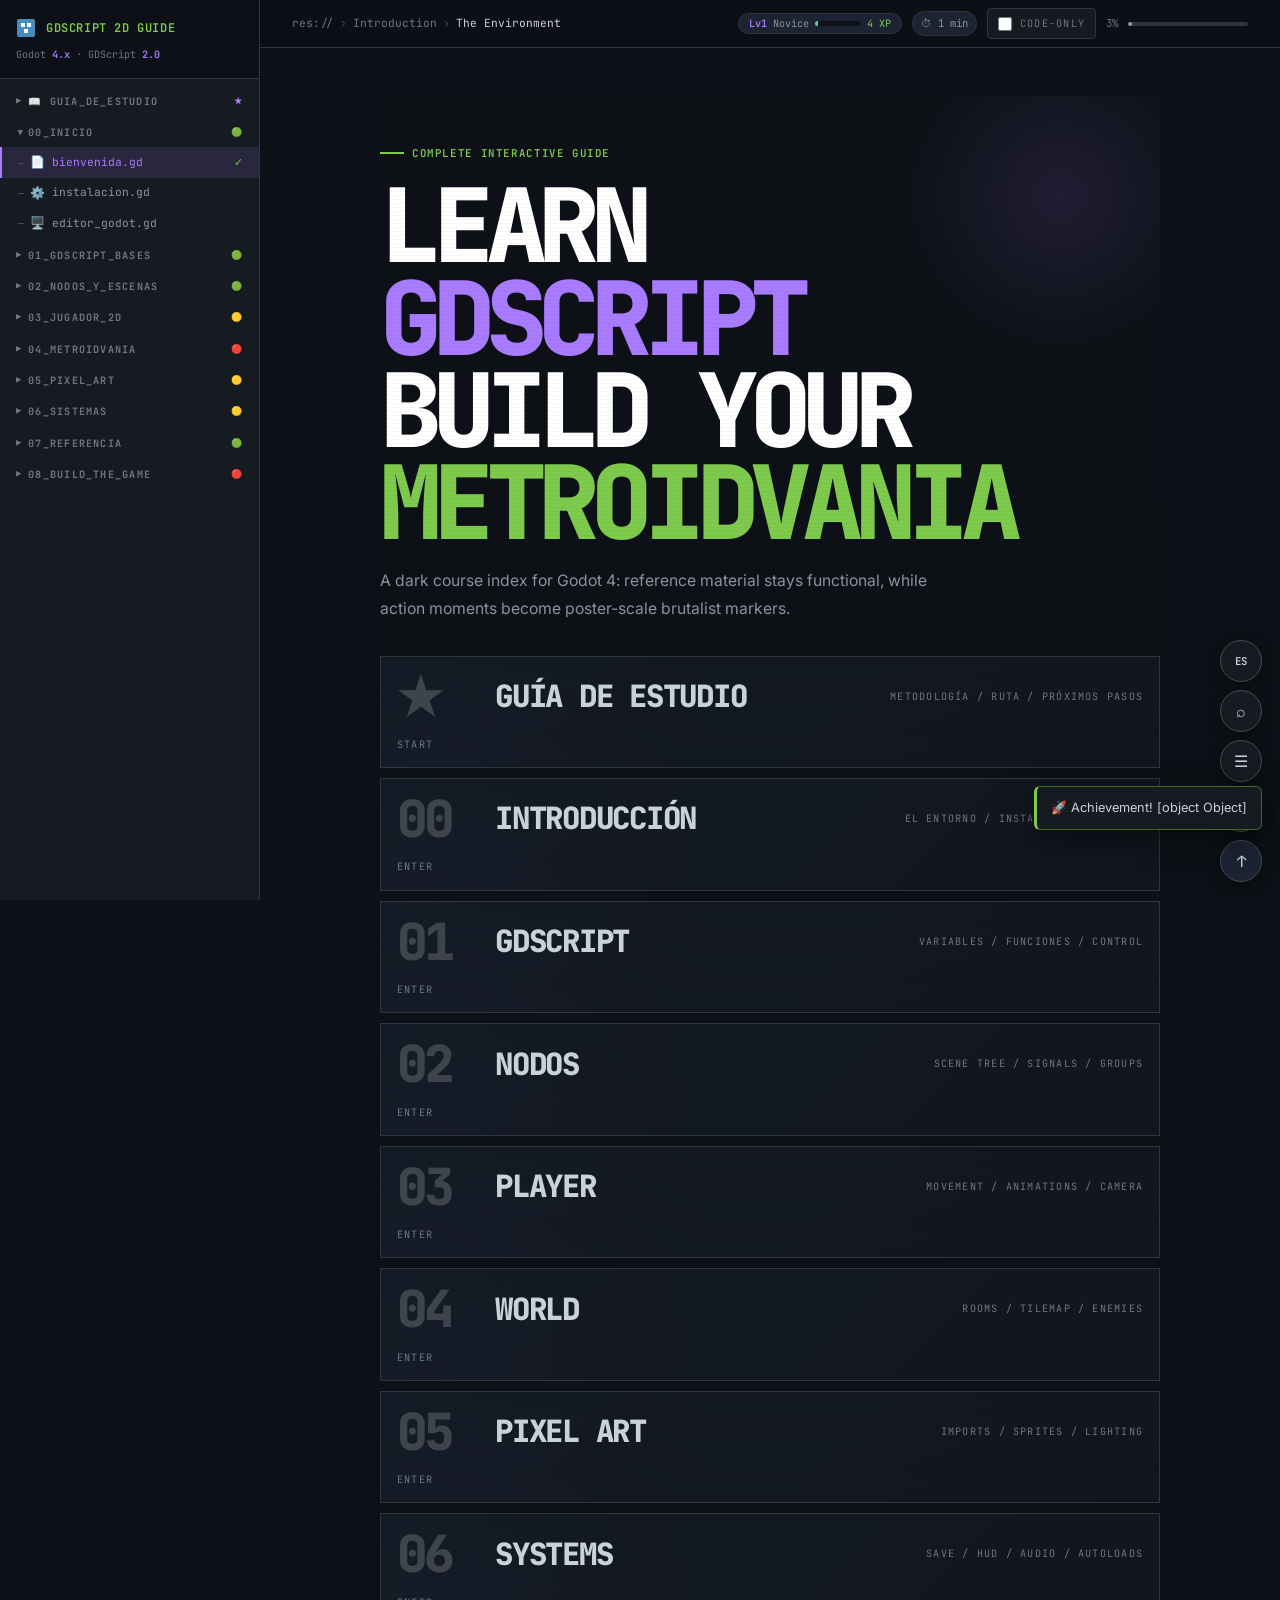
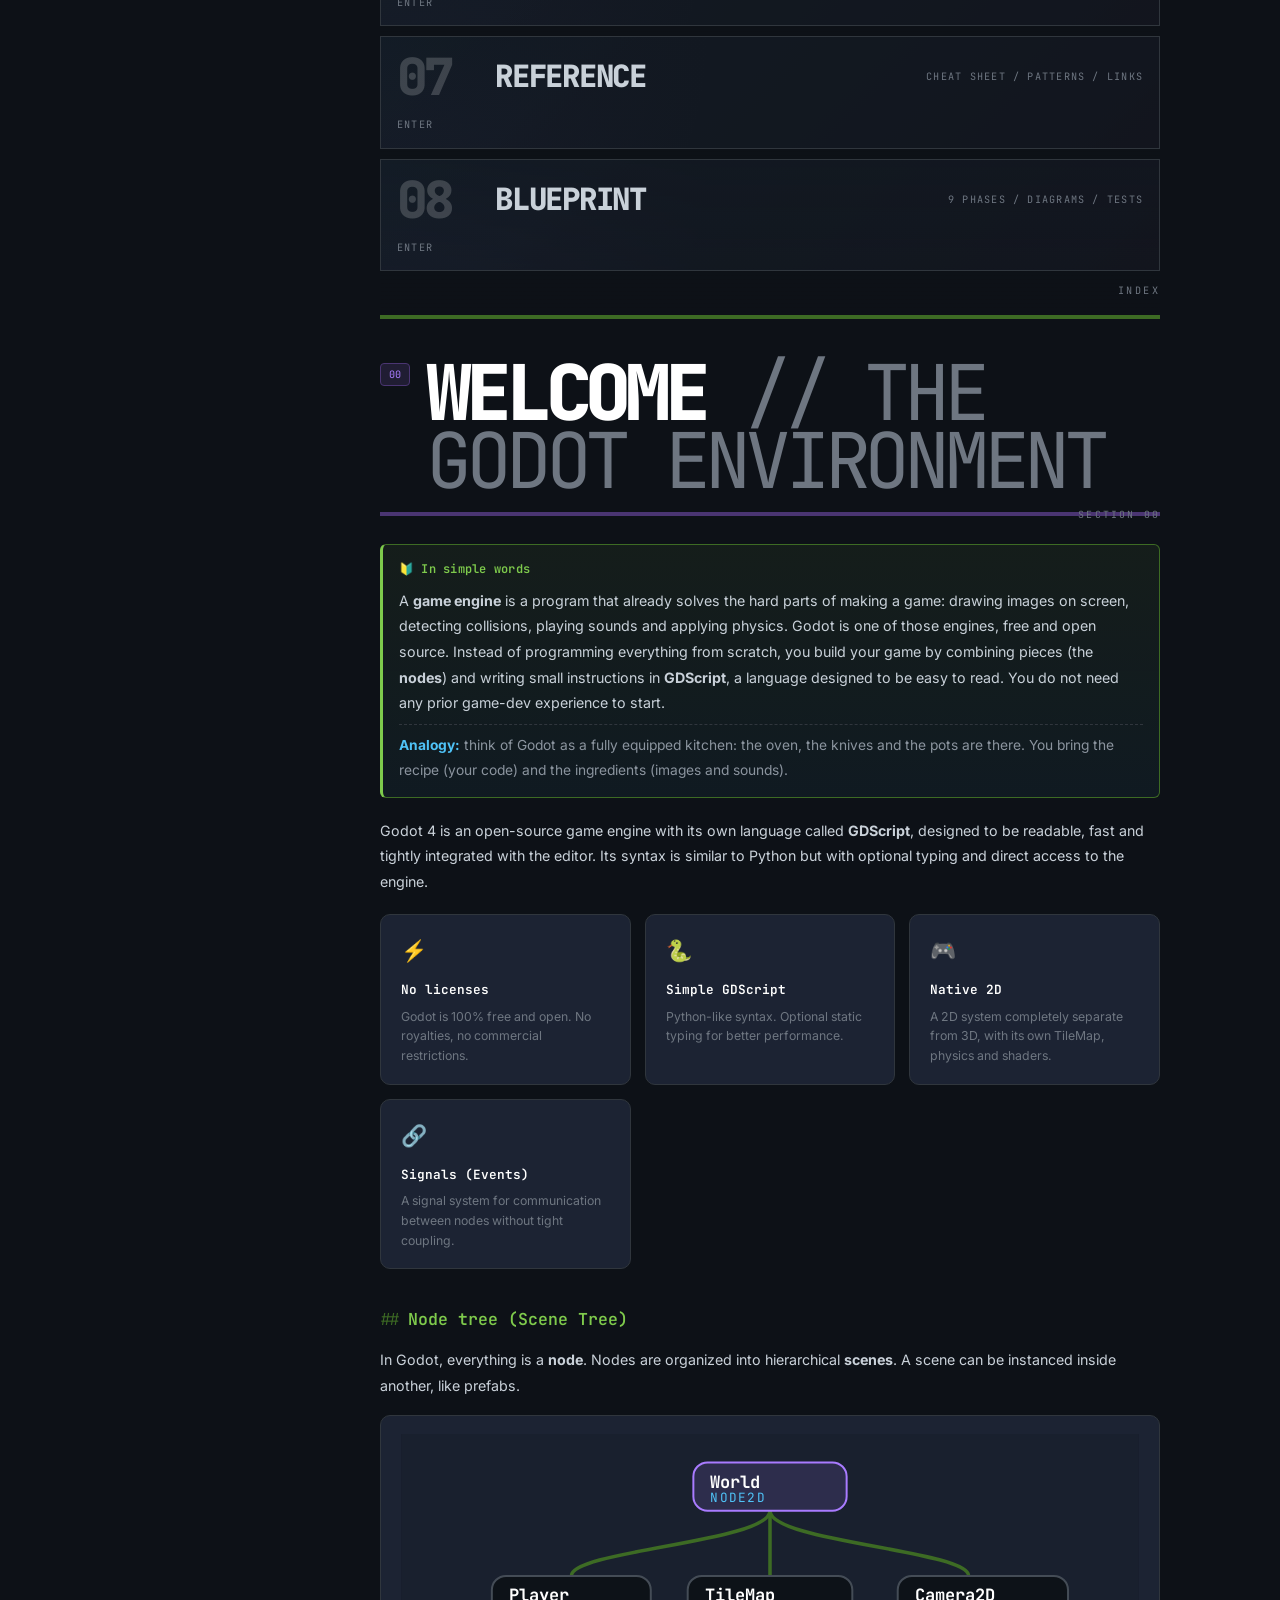
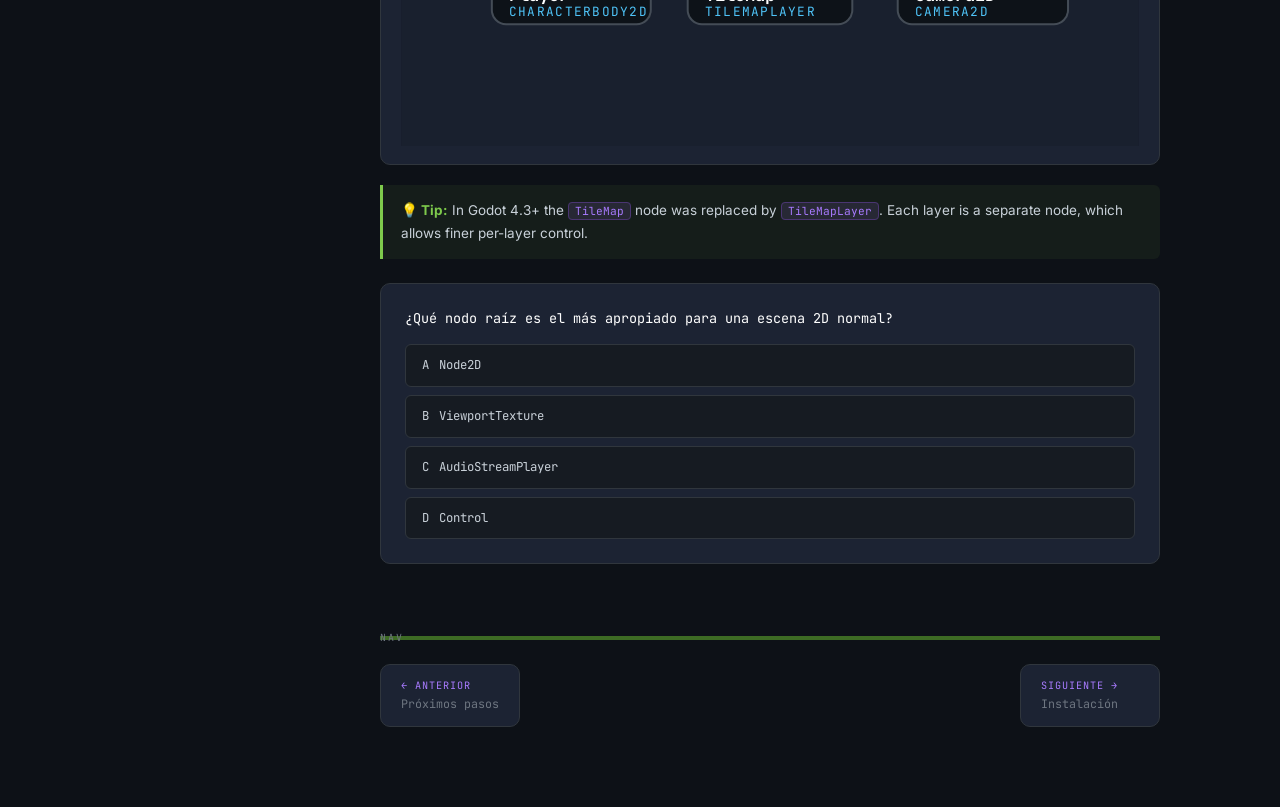
<file: index.html>
<!DOCTYPE html>

<html lang="es">
<head>
<meta charset="utf-8"/>
<meta content="width=device-width, initial-scale=1.0" name="viewport"/>
<title>GDScript &amp; Godot 4 — Guía Metroidvania 2D</title>
<link href="https://fonts.googleapis.com" rel="preconnect"/>
<link href="https://fonts.googleapis.com/css2?family=JetBrains+Mono:wght@300;400;500;600;700&amp;family=Inter:wght@300;400;500;600&amp;display=swap" rel="stylesheet"/>
<link href="css/style.css?v=7" rel="stylesheet"/>
<link href="css/extensions.css?v=7" rel="stylesheet"/>
</head>
<body>
<!-- OVERLAY mobile -->
<div class="overlay" id="overlay" onclick="closeSidebar()"></div>
<div id="flash-layer"></div>
<!-- SIDEBAR -->
<nav id="sidebar">
<div class="sidebar-header">
<div class="logo">
<svg fill="none" height="20" viewbox="0 0 40 40" width="20">
<rect fill="#478cbf" height="36" rx="4" width="36" x="2" y="2"></rect>
<rect fill="#fff" height="8" width="8" x="10" y="10"></rect>
<rect fill="#fff" height="8" width="8" x="22" y="10"></rect>
<rect fill="#fff" height="8" width="8" x="16" y="22"></rect>
</svg>
      GDScript 2D Guide
    </div>
<div class="version-badge">Godot <span>4.x</span> · GDScript <span>2.0</span></div>
</div>
<div class="tree">
<div class="tree-section" data-section="study">
<div class="tree-section-title" onclick="toggleSection(this)">
<span class="arrow">▶</span> 📖 guia_de_estudio <span style="margin-left:auto;font-size:.6rem;color:var(--violet)">★</span>
</div>
<div class="tree-items">
<div class="tree-item" onclick="navigate('study','Guía de Estudio','Cómo usar esta guía')">
<span class="icon">📖</span>learning_guide.md
        </div>
<div class="tree-item" onclick="navigate('study','Guía de Estudio','Ruta de aprendizaje')">
<span class="icon">🗺️</span>roadmap.md
        </div>
<div class="tree-item" onclick="navigate('study','Guía de Estudio','Errores comunes')">
<span class="icon">⚠️</span>common_mistakes.md
        </div>
<div class="tree-item" onclick="navigate('study','Guía de Estudio','Próximos pasos')">
<span class="icon">🚀</span>next_steps.md
        </div>
</div>
</div>
<div class="tree-section open" data-section="intro">
<div class="tree-section-title" onclick="toggleSection(this)">
<span class="arrow">▶</span> <span>00_inicio</span> <span style="margin-left:auto;font-size:.6rem">🟢</span>
</div>
<div class="tree-items">
<div class="tree-item active" onclick="navigate('intro','Introducción','El Entorno')">
<span class="icon">📄</span>bienvenida.gd
        </div>
<div class="tree-item" onclick="navigate('intro','Introducción','Instalación')">
<span class="icon">⚙️</span>instalacion.gd
        </div>
<div class="tree-item" onclick="navigate('intro','Introducción','Editor')">
<span class="icon">🖥️</span>editor_godot.gd
        </div>
</div>
</div>
<div class="tree-section" data-section="gdscript">
<div class="tree-section-title" onclick="toggleSection(this)">
<span class="arrow">▶</span> <span>01_gdscript_bases</span> <span style="margin-left:auto;font-size:.6rem">🟢</span>
</div>
<div class="tree-items">
<div class="tree-item" onclick="navigate('gdscript','GDScript Bases','Variables y Tipos')">
<span class="icon">📝</span>variables.gd
        </div>
<div class="tree-item" onclick="navigate('gdscript','GDScript Bases','Funciones')">
<span class="icon">🔧</span>funciones.gd
        </div>
<div class="tree-item" onclick="navigate('gdscript','GDScript Bases','Control de Flujo')">
<span class="icon">🔀</span>control_flujo.gd
        </div>
<div class="tree-item" onclick="navigate('gdscript','GDScript Bases','Arrays y Diccionarios')">
<span class="icon">📦</span>colecciones.gd
        </div>
<div class="tree-item" onclick="navigate('gdscript','GDScript Bases','Clases y POO')">
<span class="icon">🏗️</span>clases.gd
        </div>
</div>
</div>
<div class="tree-section" data-section="nodes">
<div class="tree-section-title" onclick="toggleSection(this)">
<span class="arrow">▶</span> <span>02_nodos_y_escenas</span> <span style="margin-left:auto;font-size:.6rem">🟢</span>
</div>
<div class="tree-items">
<div class="tree-item" onclick="navigate('nodes','Nodos y Escenas','Árbol de Nodos')">
<span class="icon">🌲</span>arbol_nodos.tscn
        </div>
<div class="tree-item" onclick="navigate('nodes','Nodos y Escenas','Señales')">
<span class="icon">📡</span>signals.gd
        </div>
<div class="tree-item" onclick="navigate('nodes','Nodos y Escenas','Grupos')">
<span class="icon">👥</span>grupos.gd
        </div>
<div class="tree-item" onclick="navigate('nodes','Nodos y Escenas','Instancias')">
<span class="icon">♻️</span>instancias.gd
        </div>
</div>
</div>
<div class="tree-section" data-section="player">
<div class="tree-section-title" onclick="toggleSection(this)">
<span class="arrow">▶</span> <span>03_jugador_2d</span> <span style="margin-left:auto;font-size:.6rem">🟡</span>
</div>
<div class="tree-items">
<div class="tree-item" onclick="navigate('player','Jugador 2D','CharacterBody2D')">
<span class="icon">🧍</span>player.gd
        </div>
<div class="tree-item" onclick="navigate('player','Jugador 2D','Input &amp; Movimiento')">
<span class="icon">🕹️</span>input_movement.gd
        </div>
<div class="tree-item" onclick="navigate('player','Jugador 2D','Animaciones')">
<span class="icon">🎬</span>animaciones.gd
        </div>
<div class="tree-item" onclick="navigate('player','Jugador 2D','Cámara 2D')">
<span class="icon">📷</span>camera2d.gd
        </div>
</div>
</div>
<div class="tree-section" data-section="metroidvania">
<div class="tree-section-title" onclick="toggleSection(this)">
<span class="arrow">▶</span> <span>04_metroidvania</span> <span style="margin-left:auto;font-size:.6rem">🔴</span>
</div>
<div class="tree-items">
<div class="tree-item" onclick="navigate('metroidvania','Metroidvania','Diseño de Salas')">
<span class="icon">🗺️</span>room_design.tscn
        </div>
<div class="tree-item" onclick="navigate('metroidvania','Metroidvania','TileMap 2D')">
<span class="icon">🧩</span>tilemap.gd
        </div>
<div class="tree-item" onclick="navigate('metroidvania','Metroidvania','Sistema de Habilidades')">
<span class="icon">⚡</span>abilities.gd
        </div>
<div class="tree-item" onclick="navigate('metroidvania','Metroidvania','Enemigos &amp; IA')">
<span class="icon">👾</span>enemy_ai.gd
        </div>
<div class="tree-item" onclick="navigate('metroidvania','Metroidvania','Transiciones')">
<span class="icon">🚪</span>room_transitions.gd
        </div>
</div>
</div>
<div class="tree-section" data-section="pixelart">
<div class="tree-section-title" onclick="toggleSection(this)">
<span class="arrow">▶</span> <span>05_pixel_art</span> <span style="margin-left:auto;font-size:.6rem">🟡</span>
</div>
<div class="tree-items">
<div class="tree-item" onclick="navigate('pixelart','Pixel Art','Config Proyecto')">
<span class="icon">🎨</span>pixel_config.gd
        </div>
<div class="tree-item" onclick="navigate('pixelart','Pixel Art','AnimatedSprite2D')">
<span class="icon">✨</span>sprite_anim.gd
        </div>
<div class="tree-item" onclick="navigate('pixelart','Pixel Art','Luces 2D')">
<span class="icon">💡</span>lighting_2d.gd
        </div>
<div class="tree-item" onclick="navigate('pixelart','Pixel Art','Shaders Pixel')">
<span class="icon">🌈</span>shader_pixel.gdshader
        </div>
</div>
</div>
<div class="tree-section" data-section="sistemas">
<div class="tree-section-title" onclick="toggleSection(this)">
<span class="arrow">▶</span> <span>06_sistemas</span> <span style="margin-left:auto;font-size:.6rem">🟡</span>
</div>
<div class="tree-items">
<div class="tree-item" onclick="navigate('sistemas','Sistemas','Save/Load')">
<span class="icon">💾</span>save_system.gd
        </div>
<div class="tree-item" onclick="navigate('sistemas','Sistemas','HUD &amp; UI')">
<span class="icon">📊</span>hud.gd
        </div>
<div class="tree-item" onclick="navigate('sistemas','Sistemas','Audio')">
<span class="icon">🔊</span>audio_manager.gd
        </div>
<div class="tree-item" onclick="navigate('sistemas','Sistemas','Autoloads')">
<span class="icon">🌐</span>autoload.gd
        </div>
</div>
</div>
<div class="tree-section" data-section="reference">
<div class="tree-section-title" onclick="toggleSection(this)">
<span class="arrow">▶</span> <span>07_referencia</span> <span style="margin-left:auto;font-size:.6rem">🟢</span>
</div>
<div class="tree-items">
<div class="tree-item" onclick="navigate('reference','Referencia','Cheat Sheet')">
<span class="icon">📋</span>cheatsheet.gd
        </div>
<div class="tree-item" onclick="navigate('reference','Referencia','Patrones comunes')">
<span class="icon">🔄</span>patterns.gd
        </div>
<div class="tree-item" onclick="navigate('reference','Referencia','Recursos externos')">
<span class="icon">🔗</span>resources.md
        </div>
</div>
</div>
<div class="tree-section" data-section="build">
<div class="tree-section-title" onclick="toggleSection(this)">
<span class="arrow">▶</span> <span>08_build_the_game</span> <span style="margin-left:auto;font-size:.6rem">🔴</span>
</div>
<div class="tree-items">
<div class="tree-item" onclick="navigate('build','Build the Game','Blueprint')">
<span class="icon">🏗️</span>blueprint.gd
        </div>
</div>
</div>
</div><!-- /tree -->
</nav>
<!-- MAIN -->
<main id="main">
<div class="top-bar">
<div class="breadcrumb">
<span>res://</span>
<span class="sep">›</span>
<span id="bc-section">Introducción</span>
<span class="sep">›</span>
<span class="current" id="bc-page">El Entorno</span>
</div>
<div class="controls">
<label class="code-only-switch" title="Hide explanatory text and show only code blocks">
<input id="code-only-toggle" onchange="toggleCodeOnly(this.checked)" type="checkbox"/>
<span>Code-Only</span>
</label>
<div class="progress-indicator">
<span id="progress-text">0%</span>
<div class="progress-bar-wrap"><div class="progress-bar-fill" id="progress-fill"></div></div>
</div>
</div>
</div>
<div class="content">
<!-- ======================================================
         HERO
    ====================================================== -->
<div class="hero">
<div class="scanlines"></div>
<div class="hero-eyebrow" data-t="0">Guía interactiva completa</div>
<h1 data-t="1">Aprende <span class="accent">GDScript</span><br/>Haz tu <span class="accent2">Metroidvania</span></h1>
<p data-t="2">
        A dark course index for Godot 4: reference material stays functional, while action moments become poster-scale brutalist markers.
      </p>
<div class="hero-index">
<div class="hero-index-item" data-num="★" onclick="navigate('study','Guía de Estudio','Cómo usar esta guía')" style="--phase-a:rgba(169,123,255,.82);--phase-b:rgba(13,17,23,.95);">
<div class="hero-index-label">Guía de Estudio</div>
<div class="hero-index-meta">metodología / ruta / próximos pasos</div>
<div class="hero-index-meta">start</div>
</div>
<div class="hero-index-item" data-num="00" onclick="navigate('intro','Introducción','El Entorno')" style="--phase-a:rgba(59,99,160,.82);--phase-b:rgba(13,17,23,.95);">
<div class="hero-index-label">Introducción</div>
<div class="hero-index-meta">el entorno / instalación / editor</div>
<div class="hero-index-meta">enter</div>
</div>
<div class="hero-index-item" data-num="01" onclick="navigate('gdscript','GDScript Bases','Variables y Tipos')" style="--phase-a:rgba(126,202,76,.72);--phase-b:rgba(13,17,23,.95);">
<div class="hero-index-label">GDScript</div>
<div class="hero-index-meta">variables / funciones / control</div>
<div class="hero-index-meta">enter</div>
</div>
<div class="hero-index-item" data-num="02" onclick="navigate('nodes','Nodos y Escenas','Árbol de Nodos')" style="--phase-a:rgba(79,195,247,.66);--phase-b:rgba(13,17,23,.95);">
<div class="hero-index-label">Nodos</div>
<div class="hero-index-meta">scene tree / signals / groups</div>
<div class="hero-index-meta">enter</div>
</div>
<div class="hero-index-item" data-num="03" onclick="navigate('player','Jugador 2D','CharacterBody2D')" style="--phase-a:rgba(169,123,255,.7);--phase-b:rgba(13,17,23,.95);">
<div class="hero-index-label">Player</div>
<div class="hero-index-meta">movement / animations / camera</div>
<div class="hero-index-meta">enter</div>
</div>
<div class="hero-index-item" data-num="04" onclick="navigate('metroidvania','Metroidvania','Diseño de Salas')" style="--phase-a:rgba(255,123,114,.66);--phase-b:rgba(13,17,23,.95);">
<div class="hero-index-label">World</div>
<div class="hero-index-meta">rooms / tilemap / enemies</div>
<div class="hero-index-meta">enter</div>
</div>
<div class="hero-index-item" data-num="05" onclick="navigate('pixelart','Pixel Art','Config Proyecto')" style="--phase-a:rgba(79,195,247,.56);--phase-b:rgba(13,17,23,.95);">
<div class="hero-index-label">Pixel Art</div>
<div class="hero-index-meta">imports / sprites / lighting</div>
<div class="hero-index-meta">enter</div>
</div>
<div class="hero-index-item" data-num="06" onclick="navigate('sistemas','Sistemas','Save/Load')" style="--phase-a:rgba(227,179,65,.68);--phase-b:rgba(13,17,23,.95);">
<div class="hero-index-label">Systems</div>
<div class="hero-index-meta">save / hud / audio / autoloads</div>
<div class="hero-index-meta">enter</div>
</div>
<div class="hero-index-item" data-num="07" onclick="navigate('reference','Referencia','Cheat Sheet')" style="--phase-a:rgba(255,255,255,.36);--phase-b:rgba(13,17,23,.95);">
<div class="hero-index-label">Reference</div>
<div class="hero-index-meta">cheat sheet / patterns / links</div>
<div class="hero-index-meta">enter</div>
</div>
<div class="hero-index-item" data-num="08" onclick="navigate('build','Build the Game','Blueprint')" style="--phase-a:rgba(192,201,214,.56);--phase-b:rgba(13,17,23,.95);">
<div class="hero-index-label">Blueprint</div>
<div class="hero-index-meta">9 phases / diagrams / tests</div>
<div class="hero-index-meta">enter</div>
</div>
</div>
</div>
<!-- ======================================================
         SECTION: STUDY GUIDE
    ====================================================== -->
<div class="section" id="section-study">
<!-- Cómo usar esta guía -->
<div id="page-Cómo usar esta guía">
<div class="section-header">
<span class="section-number">★</span>
<h2 data-t="3"><span class="dim">//</span> Cómo usar esta guía</h2>
</div>
<div class="card-grid" style="margin-bottom:28px">
<div class="card"><div class="card-label" data-t="4">🎯 Nivel</div><div>Principiante → Intermedio</div></div>
<div class="card"><div class="card-label" data-t="5">⏱️ Tiempo estimado</div><div>8–12 semanas (1h/día)</div></div>
<div class="card"><div class="card-label" data-t="6">📦 Requisitos</div><div>Godot 4.3+ instalado, ganas de aprender</div></div>
</div>
<h3 data-t="7">📋 Conocimientos previos recomendados</h3>
<p data-t="8">No necesitas ser experto en programación, pero ayuda tener claros estos conceptos básicos:</p>
<ul style="color:var(--txt-dim);margin-bottom:24px">
<li data-t="9"><strong>Lógica de programación</strong> — variables, condicionales, bucles, funciones.</li>
<li data-t="10"><strong>Orientación a objetos básica</strong> — qué es una clase, un método, una propiedad.</li>
<li data-t="11"><strong>Inglés técnico básico</strong> — la documentación oficial de Godot está en inglés.</li>
<li data-t="12"><strong>No necesitás conocer el editor Godot</strong> — lo aprendés desde cero en la sección 00 (instalar, crear un proyecto y ejecutar una escena).</li>
</ul>
<h3 data-t="13">🧠 Metodología de estudio recomendada</h3>
<p data-t="14">Para aprovechar al máximo esta guía, sigue este flujo de trabajo en cada sección:</p>
<div class="code-block">
<div class="code-block-header"><span class="lang">Workflow</span><span class="file-name">metodo_estudio.md</span></div>
<pre><code><span class="cm"># 1. LEE la teoría y los conceptos de cada página</span>
   - Entiende el <span class="kw">por qué</span> antes del <span class="kw">cómo</span>.
   - Presta atención a los recuadros <span class="cls">TIP</span> y <span class="cls">⚠️ CUIDADO</span>.

<span class="cm"># 2. ANALIZA el código de ejemplo</span>
   - Lee cada línea. ¿Qué hace? ¿Por qué está ahí?
   - Modifica valores, cambia condiciones, observa el resultado.

<span class="cm"># 3. COPIA y prueba en tu proyecto</span>
   - Abre Godot, crea un proyecto de prueba.
   - Escribe el código TÚ MISMO (no copies y pegues).
   - Experimenta: rompe el código a propósito y aprende de los errores.

<span class="cm"># 4. CONSTRUYE tu propio Metroidvania</span>
   - Sigue la sección <span class="str">"Build the Game"</span> en paralelo.
   - Aplica lo aprendido en cada fase del blueprint.
   - Personaliza sprites, niveles, habilidades.

<span class="cm"># 5. REPASA con los quizzes</span>
   - Al final de cada sección hay un quiz rápido.
   - Si fallas, repasa la sección antes de avanzar.</code></pre>
</div>
<h3 data-t="15">💡 Consejos para aprender más rápido</h3>
<table>
<thead><tr><th data-t="16">Consejo</th><th data-t="17">Detalle</th></tr></thead>
<tbody>
<tr><td data-t="18"><code>Code-Only mode</code></td><td data-t="19">Activa el toggle ▶ en la barra superior para ver solo el código, sin distracciones.</td></tr>
<tr><td data-t="20"><code>Progreso guardado</code></td><td data-t="21">La guía recuerda tu avance en el navegador (localStorage). Puedes cerrar y continuar.</td></tr>
<tr><td data-t="22"><code>Sidebar</code></td><td data-t="23">Usa el árbol de archivos para navegar entre secciones. Cada sección colapsa/expande.</td></tr>
<tr><td data-t="24"><code>Copy + Paste</code></td><td data-t="25">Cada bloque de código tiene un botón "Copiar". Úsalo para llevar el código a Godot.</td></tr>
<tr><td data-t="26"><code>Proyecto propio</code></td><td data-t="27">No te limites a seguir la guía. Crea tu propio juego mientras aprendes.</td></tr>
</tbody>
</table>
<h3 data-t="28">⚠️ Errores comunes de principiantes</h3>
<ul style="color:var(--txt-dim);margin-bottom:24px">
<li data-t="29"><strong>❌ No leer la documentación</strong> — Cuando algo no funcione, revisa la <a href="https://docs.godotengine.org/" style="color:var(--cyan)" target="_blank">documentación oficial</a>.</li>
<li data-t="30"><strong>❌ Escribir código sin entenderlo</strong> — No copies y pegues sin leer. Cada línea tiene un propósito.</li>
<li data-t="31"><strong>❌ Saltarse los fundamentos</strong> — No avances a la sección Metroidvania sin dominar GDScript básico.</li>
<li data-t="32"><strong>❌ No experimentar</strong> — La mejor forma de aprender es romper cosas y arreglarlas.</li>
<li data-t="33"><strong>❌ Compararse con otros</strong> — Cada persona aprende a su ritmo. Disfruta el proceso.</li>
</ul>
<div class="tip" data-t="34"><strong>📌 Recuerda:</strong> Esta guía está diseñada para ser <strong>interactiva</strong>. No es un libro para leer pasivamente. Haz clic, navega, responde quizzes, tacha checklists. El aprendizaje activo es 10× más efectivo.</div>
<nav class="nav-footer" data-section="study">
<button class="nav-btn" data-t="35" onclick="navigate('study','Guía de Estudio','Ruta de aprendizaje')">Siguiente: Ruta de aprendizaje →</button>
</nav>
</div>
<!-- Ruta de aprendizaje -->
<div id="page-Ruta de aprendizaje" style="display:none">
<div class="section-header">
<span class="section-number">★</span>
<h2 data-t="36"><span class="dim">//</span> Ruta de aprendizaje</h2>
</div>
<p data-t="37">Esta guía está organizada en <strong>9 secciones</strong> que construyen conocimiento de forma progresiva. Sigue el orden recomendado para obtener la mejor experiencia.</p>
<h3 data-t="38">🗺️ Mapa del curso</h3>
<table>
<thead><tr><th>#</th><th data-t="39">Sección</th><th data-t="40">Dificultad</th><th data-t="41">Tiempo</th><th data-t="42">Qué aprenderás</th></tr></thead>
<tbody>
<tr onclick="navigate('intro','Introducción','El Entorno')" style="cursor:pointer">
<td data-t="43"><code>00</code></td>
<td data-t="44"><strong>Introducción</strong></td>
<td data-t="45"><span style="color:var(--green)">🟢 Básico</span></td>
<td data-t="46">30 min</td>
<td data-t="47">Qué es Godot, instalación, interfaz del editor</td>
</tr>
<tr onclick="navigate('gdscript','GDScript Bases','Variables y Tipos')" style="cursor:pointer">
<td data-t="48"><code>01</code></td>
<td data-t="49"><strong>GDScript Bases</strong></td>
<td data-t="50"><span style="color:var(--green)">🟢 Básico</span></td>
<td data-t="51">2–3 h</td>
<td data-t="52">Variables, funciones, control de flujo, arrays, POO</td>
</tr>
<tr onclick="navigate('nodes','Nodos y Escenas','Árbol de Nodos')" style="cursor:pointer">
<td data-t="53"><code>02</code></td>
<td data-t="54"><strong>Nodos y Escenas</strong></td>
<td data-t="55"><span style="color:var(--green)">🟢 Básico</span></td>
<td data-t="56">1–2 h</td>
<td data-t="57">Árbol de escenas, señales, grupos, instancias</td>
</tr>
<tr onclick="navigate('player','Jugador 2D','CharacterBody2D')" style="cursor:pointer">
<td data-t="58"><code>03</code></td>
<td data-t="59"><strong>Jugador 2D</strong></td>
<td data-t="60"><span style="color:var(--yellow)">🟡 Medio</span></td>
<td data-t="61">3–4 h</td>
<td data-t="62">CharacterBody2D, input, animaciones, cámara</td>
</tr>
<tr onclick="navigate('metroidvania','Metroidvania','Diseño de Salas')" style="cursor:pointer">
<td data-t="63"><code>04</code></td>
<td data-t="64"><strong>Metroidvania</strong></td>
<td data-t="65"><span style="color:var(--red)">🔴 Avanzado</span></td>
<td data-t="66">4–6 h</td>
<td data-t="67">Salas, tilemaps, habilidades, enemigos, transiciones</td>
</tr>
<tr onclick="navigate('pixelart','Pixel Art','Config Proyecto')" style="cursor:pointer">
<td data-t="68"><code>05</code></td>
<td data-t="69"><strong>Pixel Art</strong></td>
<td data-t="70"><span style="color:var(--yellow)">🟡 Medio</span></td>
<td data-t="71">2–3 h</td>
<td data-t="72">Configuración pixel art, sprites, luces, shaders</td>
</tr>
<tr onclick="navigate('sistemas','Sistemas','Save/Load')" style="cursor:pointer">
<td data-t="73"><code>06</code></td>
<td data-t="74"><strong>Sistemas</strong></td>
<td data-t="75"><span style="color:var(--yellow)">🟡 Medio</span></td>
<td data-t="76">2–3 h</td>
<td data-t="77">Save/Load, HUD, audio, autoloads</td>
</tr>
<tr onclick="navigate('reference','Referencia','Cheat Sheet')" style="cursor:pointer">
<td data-t="78"><code>07</code></td>
<td data-t="79"><strong>Referencia</strong></td>
<td data-t="80"><span style="color:var(--green)">🟢 Básico</span></td>
<td data-t="81">1 h</td>
<td data-t="82">Cheat sheet, patrones comunes, recursos externos</td>
</tr>
<tr onclick="navigate('build','Build the Game','Blueprint')" style="cursor:pointer">
<td data-t="83"><code>08</code></td>
<td data-t="84"><strong>Build the Game</strong></td>
<td data-t="85"><span style="color:var(--red)">🔴 Avanzado</span></td>
<td data-t="86">6–8 h</td>
<td data-t="87">Blueprint completo para construir tu Metroidvania</td>
</tr>
</tbody>
</table>
<h3 data-t="88">📈 Progresión recomendada</h3>
<p data-t="89">Cada sección asume que ya dominas el contenido de las anteriores. No te saltes secciones — el conocimiento es acumulativo:</p>
<div class="code-block">
<div class="code-block-header"><span class="lang">Flow</span><span class="file-name">progresion.gd</span></div>
<pre><code><span class="cm"># 🟢 FASE 1: FUNDAMENTOS (semanas 1-3)</span>
<span class="num">00</span> Introducción  →  <span class="cls">Instalar Godot, conocer el editor</span>
<span class="num">01</span> GDScript      →  <span class="cls">Escribir tus primeros scripts</span>
<span class="num">02</span> Nodos         →  <span class="cls">Entender el Scene Tree y señales</span>

<span class="cm"># 🟡 FASE 2: JUEGO (semanas 4-6)</span>
<span class="num">03</span> Jugador 2D    →  <span class="cls">Tu personaje se mueve, salta y anima</span>
<span class="num">04</span> Metroidvania  →  <span class="cls">Salas, tilemaps, habilidades, enemigos</span>
<span class="num">05</span> Pixel Art     →  <span class="cls">Estilo visual, luces, shaders</span>

<span class="cm"># 🔴 FASE 3: SISTEMAS Y PUBLICACIÓN (semanas 7-12)</span>
<span class="num">06</span> Sistemas      →  <span class="cls">Guardado, HUD, audio, managers</span>
<span class="num">07</span> Referencia    →  <span class="cls">Cheat sheet, patrones, recursos</span>
<span class="num">08</span> Build         →  <span class="cls">Construye y exporta tu juego completo</span></code></pre>
</div>
<div class="tip" data-t="90"><strong>🎯 Meta final:</strong> Al completar esta guía tendrás un <strong>Metroidvania 2D funcional</strong> en Godot 4, con movimiento fluido, salas conectadas, habilidades, enemigos, guardado, menús y más. Todo listo para exportar y compartir.</div>
<nav class="nav-footer" data-section="study">
<button class="nav-btn" data-t="91" onclick="navigate('study','Guía de Estudio','Cómo usar esta guía')">← Anterior: Metodología</button>
<button class="nav-btn right" data-t="92" onclick="navigate('study','Guía de Estudio','Errores comunes')">Siguiente: Errores comunes →</button>
</nav>
</div>
<!-- Errores comunes -->
<div id="page-Errores comunes" style="display:none">
<div class="section-header">
<span class="section-number">★</span>
<h2 data-t="93"><span class="dim">//</span> Errores comunes de principiantes</h2>
</div>
<p data-t="94">Estos son los errores más frecuentes al aprender Godot 4 y GDScript. Reconocerlos te ahorrará horas de debugging.</p>
<h3 data-t="95">⚠️ 1. No multiplicar por delta</h3>
<p data-t="96">El error más común. Si mueves un objeto sin usar <code>delta</code>, el movimiento será diferente en cada pantalla (60 fps vs 144 fps).</p>
<div class="code-block">
<div class="code-block-header"><span class="lang">GDScript</span><span class="file-name">mal.gd</span><button class="copy-btn" onclick="copyCode(this)">Copiar</button></div>
<pre><code><span class="cm"># ❌ MAL: el movimiento depende de los fps</span>
<span class="kw">func</span> <span class="fn">_process</span>(<span class="var">delta</span>):  <span class="cm"># También debería ser _physics_process</span>
    <span class="var">position</span>.x += <span class="num">5</span>

<span class="cm"># ✅ BIEN: frame-rate independiente</span>
<span class="kw">func</span> <span class="fn">_physics_process</span>(<span class="var">delta</span>: <span class="cls">float</span>) -&gt; <span class="kw">void</span>:
    <span class="var">position</span>.x += <span class="num">200</span> * <span class="var">delta</span></code></pre>
</div>
<h3 data-t="97">⚠️ 2. Usar get_node() con rutas quemadas</h3>
<p data-t="98">Llamar <code>$Nodo</code> cada frame es ineficiente. Además, si renombras el nodo, el código se rompe.</p>
<div class="code-block">
<div class="code-block-header"><span class="lang">GDScript</span><span class="file-name">mal.gd</span><button class="copy-btn" onclick="copyCode(this)">Copiar</button></div>
<pre><code><span class="cm"># ❌ MAL: get_node cada frame + ruta quemada</span>
<span class="kw">func</span> <span class="fn">_process</span>(<span class="var">delta</span>):
    <span class="kw">var</span> <span class="var">sprite</span> = $Sprite2D
    <span class="var">sprite</span>.modulate = <span class="cls">Color</span>(<span class="num">1</span>, <span class="num">0</span>, <span class="num">0</span>)

<span class="cm"># ✅ BIEN: @onready cachea la referencia</span>
<span class="nd">@onready</span> <span class="kw">var</span> <span class="var">sprite</span>: <span class="cls">Sprite2D</span> = $Sprite2D</code></pre>
</div>
<h3 data-t="99">⚠️ 3. No desconectar señales</h3>
<p data-t="100">Si conectas una señal en código pero no la desconectas al salir de la escena, obtienes errores de "null instance" o comportamientos duplicados.</p>
<div class="code-block">
<div class="code-block-header"><span class="lang">GDScript</span><span class="file-name">mal.gd</span><button class="copy-btn" onclick="copyCode(this)">Copiar</button></div>
<pre><code><span class="cm"># ❌ MAL: señal nunca se desconecta</span>
<span class="kw">func</span> <span class="fn">_ready</span>() -&gt; <span class="kw">void</span>:
    <span class="var">enemy</span>.hit.<span class="kw">connect</span>(<span class="var">_on_enemy_hit</span>)

<span class="cm"># ✅ BIEN: desconectar en _exit_tree</span>
<span class="kw">func</span> <span class="fn">_ready</span>() -&gt; <span class="kw">void</span>:
    <span class="var">enemy</span>.hit.<span class="kw">connect</span>(<span class="var">_on_enemy_hit</span>)
<span class="kw">func</span> <span class="fn">_exit_tree</span>() -&gt; <span class="kw">void</span>:
    <span class="var">enemy</span>.hit.disconnect(<span class="var">_on_enemy_hit</span>)</code></pre>
</div>
<h3 data-t="101">⚠️ 4. Un solo script gigante</h3>
<p data-t="102">Poner toda la lógica del juego en un solo archivo hace que el código sea imposible de mantener. Godot está diseñado para composición de nodos.</p>
<div class="tip" data-t="103"><strong>Regla práctica:</strong> Si un script supera las 200-300 líneas, dividí su comportamiento en nodos hijos especializados (HealthComponent, MovementController, etc.).</div>
<h3 data-t="104">⚠️ 5. No usar tipos (type hints)</h3>
<p data-t="105">GDScript 2.0 soporta tipado estático opcional. No usarlo significa perder autocompletado, detección de errores en tiempo de compilación y rendimiento.</p>
<div class="code-block">
<div class="code-block-header"><span class="lang">GDScript</span><span class="file-name">mal.gd</span><button class="copy-btn" onclick="copyCode(this)">Copiar</button></div>
<pre><code><span class="cm"># ❌ MAL: sin tipos</span>
<span class="kw">func</span> <span class="fn">take_damage</span>(<span class="var">amount</span>, <span class="var">source</span>):
    <span class="kw">return</span> <span class="var">hp</span> - <span class="var">amount</span>

<span class="cm"># ✅ BIEN: con tipos</span>
<span class="kw">func</span> <span class="fn">take_damage</span>(<span class="var">amount</span>: <span class="cls">int</span>, <span class="var">source</span>: <span class="cls">Node</span>) -&gt; <span class="cls">int</span>:
    <span class="kw">return</span> <span class="var">hp</span> - <span class="var">amount</span></code></pre>
</div>
<h3 data-t="106">📌 Resumen rápido</h3>
<table>
<thead><tr><th data-t="107">Error</th><th data-t="108">Solución</th></tr></thead>
<tbody>
<tr><td data-t="109">No multiplicar por delta</td><td data-t="110">Siempre <code>movimiento * delta</code></td></tr>
<tr><td data-t="111">get_node() cada frame</td><td data-t="112">Usar <code>@onready var</code></td></tr>
<tr><td data-t="113">Señales sin desconectar</td><td data-t="114">Desconectar en <code>_exit_tree()</code></td></tr>
<tr><td data-t="115">Scripts monolíticos</td><td data-t="116">Composición de nodos</td></tr>
<tr><td data-t="117">Sin type hints</td><td data-t="118">Siempre tipar variables y funciones</td></tr>
<tr><td data-t="119"><code>_process</code> para movimiento</td><td data-t="120">Usar <code>_physics_process</code></td></tr>
<tr><td data-t="121">Olvidar <code>move_and_slide()</code></td><td data-t="122">Llamarlo después de setear <code>velocity</code></td></tr>
</tbody>
</table>
<div class="tip" data-t="123"><strong>💡 Tip:</strong> Activá las advertencias <code>UNTYPED_DECLARATION</code> y <code>UNSAFE_PROPERTY_ACCESS</code> en Project Settings de Godot para que el editor te marque automáticamente el código sin tipar.</div>
<nav class="nav-footer" data-section="study">
<button class="nav-btn" data-t="124" onclick="navigate('study','Guía de Estudio','Ruta de aprendizaje')">← Anterior: Ruta de aprendizaje</button>
<button class="nav-btn right" data-t="125" onclick="navigate('study','Guía de Estudio','Próximos pasos')">Siguiente: Próximos pasos →</button>
</nav>
</div>
<!-- Próximos pasos -->
<div id="page-Próximos pasos" style="display:none">
<div class="section-header">
<span class="section-number">★</span>
<h2 data-t="126"><span class="dim">//</span> Próximos pasos</h2>
</div>
<h3 data-t="127">🚀 ¿Qué hacer después de la guía?</h3>
<p data-t="128">¡Felicidades si llegaste hasta aquí! Ya tienes una base sólida en Godot 4 y GDScript. Ahora puedes llevar tu aprendizaje al siguiente nivel:</p>
<div class="card-grid">
<div class="card" onclick="window.open('https://docs.godotengine.org/','_blank')" style="cursor:pointer">
<div class="card-label" data-t="129">📘 Documentación oficial</div>
<div>La referencia completa de Godot 4. Todo lo que necesitas está aquí.</div>
</div>
<div class="card" onclick="window.open('https://www.youtube.com/@GDQuest','_blank')" style="cursor:pointer">
<div class="card-label" data-t="130">🎥 GDQuest</div>
<div>Tutoriales en video de alta calidad sobre Godot y GDScript.</div>
</div>
<div class="card" onclick="window.open('https://godotengine.org/asset-library/','_blank')" style="cursor:pointer">
<div class="card-label" data-t="131">📦 Asset Library</div>
<div>Plugins, scripts, assets gratuitos para tus proyectos.</div>
</div>
<div class="card" onclick="window.open('https://itch.io/games/free/tag-godot','_blank')" style="cursor:pointer">
<div class="card-label" data-t="132">🎮 Itch.io + Godot</div>
<div>Miles de juegos hechos con Godot. Inspírate y analiza sus proyectos.</div>
</div>
</div>
<h3 data-t="133">🏗️ Proyectos para practicar</h3>
<table>
<thead><tr><th data-t="134">Proyecto</th><th data-t="135">Dificultad</th><th data-t="136">Conceptos a aplicar</th></tr></thead>
<tbody>
<tr>
<td data-t="137"><strong>Plataformas simple</strong></td>
<td data-t="138"><span style="color:var(--green)">🟢 Fácil</span></td>
<td data-t="139">CharacterBody2D, TileMap, animaciones, cámaras</td>
</tr>
<tr>
<td data-t="140"><strong>Top-down shooter</strong></td>
<td data-t="141"><span style="color:var(--yellow)">🟡 Medio</span></td>
<td data-t="142">Input, áreas, colisiones, spawn de enemigos, pools</td>
</tr>
<tr>
<td data-t="143"><strong>Roguelike 2D</strong></td>
<td data-t="144"><span style="color:var(--red)">🔴 Difícil</span></td>
<td data-t="145">Generación procedural, salas, items, permadeath</td>
</tr>
<tr>
<td data-t="146"><strong>Metroidvania completo</strong></td>
<td data-t="147"><span style="color:var(--red)">🔴 Difícil</span></td>
<td data-t="148">Todo lo aprendido + mapa, diálogos, jefes, menús</td>
</tr>
<tr>
<td data-t="149"><strong>Juego para game jam</strong></td>
<td data-t="150"><span style="color:var(--yellow)">🟡 Medio</span></td>
<td data-t="151">Scope pequeño, iterar rápido, publicar en Itch.io</td>
</tr>
</tbody>
</table>
<h3 data-t="152">🌐 Comunidad y recursos</h3>
<ul style="color:var(--txt-dim);margin-bottom:24px">
<li data-t="153"><strong>🔹 Discord Godot Hispano</strong> — comunidad en español para resolver dudas.</li>
<li data-t="154"><strong>🔹 r/godot</strong> — subreddit activo con tutoriales, assets y showcases.</li>
<li data-t="155"><strong>🔹 Godot Contributors Chat</strong> — chat oficial de desarrolladores de Godot.</li>
<li data-t="156"><strong>🔹 Twitter/X #GodotEngine</strong> — sigue a creadores y mantente al día.</li>
</ul>
<h3 data-t="157">📚 Libros recomendados</h3>
<ul style="color:var(--txt-dim);margin-bottom:24px">
<li data-t="158"><strong>"Godot 4 Game Development Projects"</strong> — Chris Bradfield (Packt).</li>
<li data-t="159"><strong>"Godot 4: Aplicaciones y juegos"</strong> — Antonio Cervilla (Marcombo).</li>
<li data-t="160"><strong>"GDQuest Godot 4 Guides"</strong> — gratuitos en gdquest.com.</li>
</ul>
<h3 data-t="161">📝 Checklist de tu próximo juego</h3>
<ul class="checklist" id="next-steps-checklist">
<li data-t="162" onclick="toggleCheck(this)"><span class="check-box"></span> Definir concepto y mecánica principal</li>
<li data-t="163" onclick="toggleCheck(this)"><span class="check-box"></span> Crear prototipo jugable en 1 semana</li>
<li data-t="164" onclick="toggleCheck(this)"><span class="check-box"></span> Diseñar 3 niveles completos</li>
<li data-t="165" onclick="toggleCheck(this)"><span class="check-box"></span> Implementar sistema de guardado</li>
<li data-t="166" onclick="toggleCheck(this)"><span class="check-box"></span> Crear menú principal y game over</li>
<li data-t="167" onclick="toggleCheck(this)"><span class="check-box"></span> Añadir efectos de sonido y música</li>
<li data-t="168" onclick="toggleCheck(this)"><span class="check-box"></span> Testear con 3 personas</li>
<li data-t="169" onclick="toggleCheck(this)"><span class="check-box"></span> Publicar en Itch.io</li>
</ul>
<div class="tip" data-t="170"><strong>💪 El viaje continúa:</strong> Aprender Godot es un proceso continuo. La mejor forma de mejorar es <strong>construir</strong>. Empieza pequeño, termina proyectos, comparte tu trabajo. ¡El próximo gran juego indie puede ser el tuyo!</div>
<nav class="nav-footer" data-section="study">
<button class="nav-btn" data-t="171" onclick="navigate('study','Guía de Estudio','Errores comunes')">← Anterior: Errores comunes</button>
<button class="nav-btn right" data-t="172" onclick="navigate('intro','Introducción','El Entorno')">Comenzar curso →</button>
</nav>
</div>
</div><!-- /section-study -->
<!-- ======================================================
         SECTION: INTRO
    ====================================================== -->
<div class="section active-section" id="section-intro">
<!-- Bienvenida -->
<div id="page-El Entorno">
<div class="section-header">
<span class="section-number">00</span>
<div>
<div class="section-title" data-t="173">Bienvenida <span class="dim">// El entorno Godot</span></div>
</div>
</div>
<div class="eli5">
<div class="eli5-title" data-t="174">🔰 En palabras simples</div>
<p data-t="175">Un <strong>motor de videojuegos</strong> es un programa que ya trae resueltas las partes difíciles de hacer un juego: dibujar imágenes en pantalla, detectar choques, reproducir sonidos y aplicar física. Godot es uno de esos motores, gratis y libre. En vez de programar todo desde cero, armás tu juego combinando piezas (los <strong>nodos</strong>) y escribiendo pequeñas instrucciones en <strong>GDScript</strong>, un lenguaje pensado para leerse fácil. No necesitás experiencia previa en videojuegos para empezar.</p>
<p class="eli5-analogy" data-t="176"><strong>Analogía:</strong> pensá en Godot como una cocina ya equipada: el horno, los cuchillos y las ollas están. Vos ponés la receta (tu código) y los ingredientes (imágenes y sonidos).</p>
</div>
<p data-t="177">
          Godot 4 es un motor de videojuegos open source con un lenguaje propio llamado <strong>GDScript</strong>, diseñado para ser legible, rápido y muy integrado con el editor. Su sintaxis es similar a Python pero con tipos opcionales y acceso directo al engine.
        </p>
<div class="cards">
<div class="card">
<div class="card-icon">⚡</div>
<div class="card-title" data-t="178">Sin licencias</div>
<div class="card-desc" data-t="179">Godot es 100% libre y gratuito. Sin regalías ni restricciones comerciales.</div>
</div>
<div class="card">
<div class="card-icon">🐍</div>
<div class="card-title" data-t="180">GDScript simple</div>
<div class="card-desc" data-t="181">Sintaxis parecida a Python. Tipado estático opcional para mayor performance.</div>
</div>
<div class="card">
<div class="card-icon">🎮</div>
<div class="card-title" data-t="182">2D nativo</div>
<div class="card-desc" data-t="183">Sistema 2D completamente separado del 3D, con TileMap, física y shaders propios.</div>
</div>
<div class="card">
<div class="card-icon">🔗</div>
<div class="card-title" data-t="184">Señales (Events)</div>
<div class="card-desc" data-t="185">Sistema de signals para comunicación entre nodos sin acoplamiento fuerte.</div>
</div>
</div>
<h2 data-t="186">Árbol de nodos (Scene Tree)</h2>
<p data-t="187">Todo en Godot son <strong>nodos</strong>. Los nodos se organizan en <strong>escenas</strong> jerárquicas. Una escena puede instanciarse dentro de otra, como si fueran prefabs.</p>
<div class="node-tree">
<div class="node-row"><span class="nname">🌲 World</span><span class="ntype">Node2D</span></div>
<div class="node-row"><span class="indent">├─</span><span class="nicon">🧍</span><span class="nname">Player</span><span class="ntype">CharacterBody2D</span></div>
<div class="node-row"><span class="indent">│  ├─</span><span class="nicon">✨</span><span class="nname">Sprite</span><span class="ntype">AnimatedSprite2D</span></div>
<div class="node-row"><span class="indent">│  └─</span><span class="nicon">💥</span><span class="nname">CollisionShape</span><span class="ntype">CollisionShape2D</span></div>
<div class="node-row"><span class="indent">├─</span><span class="nicon">🗺️</span><span class="nname">TileMap</span><span class="ntype">TileMapLayer</span></div>
<div class="node-row"><span class="indent">└─</span><span class="nicon">📷</span><span class="nname">Camera2D</span><span class="ntype">Camera2D</span></div>
</div>
<div class="tip" data-t="188">
<strong>💡 Tip:</strong> En Godot 4.3+ el nodo <code class="inline">TileMap</code> fue reemplazado por <code class="inline">TileMapLayer</code>. Cada capa es un nodo separado, lo que permite mejor control por capas.
        </div>
</div>
<!-- Instalación -->
<div id="page-Instalación" style="display:none">
<div class="section-header">
<span class="section-number">00</span>
<div><div class="section-title" data-t="189">Instalación <span class="dim">// Setup del proyecto</span></div></div>
</div>
<div class="eli5">
<div class="eli5-title" data-t="190">🔰 En palabras simples</div>
<p data-t="191">Instalar Godot es más simple que la mayoría de programas: no hay instalador, descargás <strong>un solo archivo</strong> y lo abrís. Lo primero que vas a hacer es crear un <strong>proyecto</strong>, que no es más que la carpeta donde vivirá tu juego. Todo lo que crees se guarda ahí adentro.</p>
<p data-t="192">⚠️ Elegí una ruta <strong>sin espacios ni tildes</strong> (por ejemplo <code class="inline">C:/godot/mi_juego</code>): algunos sistemas se confunden con caracteres raros en la ruta.</p>
<p class="eli5-analogy" data-t="193"><strong>Analogía:</strong> crear un proyecto es como abrir una carpeta nueva en blanco para un trabajo: todavía no hay nada, pero es el lugar donde irás poniendo todo.</p>
</div>
<h2 data-t="194">Descarga e instalación</h2>
<p data-t="195">Godot 4 no requiere instalación. Es un ejecutable portátil. Descárgalo desde <strong>godotengine.org</strong>. Elige la versión <strong>estándar</strong> (no .NET salvo que necesites C#).</p>
<div class="checklist">
<li data-t="196" onclick="toggleCheck(this)"><span class="cb"></span>Descargar Godot 4.3 o superior desde godotengine.org</li>
<li data-t="197" onclick="toggleCheck(this)"><span class="cb"></span>Crear carpeta de proyecto (sin espacios ni tildes en la ruta)</li>
<li data-t="198" onclick="toggleCheck(this)"><span class="cb"></span>Abrir Godot → New Project → seleccionar carpeta</li>
<li data-t="199" onclick="toggleCheck(this)"><span class="cb"></span>Elegir "Mobile" o "Forward+" renderer (Forward+ para shaders avanzados)</li>
<li data-t="200" onclick="toggleCheck(this)"><span class="cb"></span>Crear primera escena: Node2D como raíz</li>
<li data-t="201" onclick="toggleCheck(this)"><span class="cb"></span>Guardar escena como <code class="inline">main.tscn</code></li>
</div>
<h2 data-t="202">Configuración para Pixel Art</h2>
<p data-t="203">Antes de hacer cualquier sprite, configura el proyecto para pixel art:</p>
<div class="code-block">
<div class="code-block-header">
<span class="lang">project.godot</span>
<span class="file-name">Project Settings → clave y valor</span>
<button class="copy-btn" onclick="copyCode(this)">Copiar</button>
</div>
<pre><code><span class="cm"># Project Settings → Rendering → Textures</span>
default_texture_filter = <span class="str">"Nearest"</span>

<span class="cm"># Project Settings → Display → Window</span>
viewport_width  = <span class="num">320</span>   <span class="cm"># resolución interna baja</span>
viewport_height = <span class="num">180</span>
stretch_mode    = <span class="str">"canvas_items"</span>   <span class="cm"># escala pixel perfect</span>
stretch_aspect  = <span class="str">"keep"</span></code></pre>
</div>
<div class="warning" data-t="204">
<strong>⚠️ Importante:</strong> Si no configuras <code class="inline">Nearest</code> como filtro de textura, los sprites tendrán antialiasing y se verán borrosos al escalar.
        </div>
</div>
<!-- Editor -->
<div id="page-Editor" style="display:none">
<div class="section-header">
<span class="section-number">00</span>
<div><div class="section-title" data-t="205">El Editor <span class="dim">// Zonas clave</span></div></div>
</div>
<div class="eli5">
<div class="eli5-title" data-t="206">🔰 En palabras simples</div>
<p data-t="207">El <strong>editor</strong> es la ventana de Godot donde construís el juego. Está dividido en <strong>zonas</strong>, cada una con un trabajo: una muestra las piezas de tu escena, otra sus propiedades, otra el código, otra los archivos. Al principio parece mucho, pero en la práctica usás siempre las mismas tres o cuatro.</p>
<p class="eli5-analogy" data-t="208"><strong>Analogía:</strong> como el tablero de un auto: hay muchos botones, pero manejás con el volante, los pedales y la palanca. El resto lo descubrís con el tiempo.</p>
</div>
<h2 data-t="209">Zonas del editor Godot</h2>
<table class="data-table">
<thead><tr><th data-t="210">Zona</th><th data-t="211">Descripción</th><th data-t="212">Shortcut</th></tr></thead>
<tbody>
<tr><td data-t="213"><strong>Scene Tree</strong></td><td data-t="214">Árbol de nodos de la escena activa</td><td>—</td></tr>
<tr><td data-t="215"><strong>Inspector</strong></td><td data-t="216">Propiedades del nodo seleccionado</td><td>—</td></tr>
<tr><td data-t="217"><strong>FileSystem</strong></td><td data-t="218">Archivos del proyecto (res://)</td><td>—</td></tr>
<tr><td data-t="219"><strong>Viewport 2D</strong></td><td data-t="220">Vista previa y edición visual</td><td data-t="221"><code>F1</code></td></tr>
<tr><td data-t="222"><strong>Script Editor</strong></td><td data-t="223">Editor de código GDScript</td><td data-t="224"><code>F3</code> / <code>Ctrl+`</code></td></tr>
<tr><td data-t="225"><strong>Output</strong></td><td data-t="226">Mensajes de print y errores</td><td>—</td></tr>
<tr><td data-t="227"><strong>Debugger</strong></td><td data-t="228">Breakpoints, variables, profiler</td><td data-t="229"><code>F5</code> juego</td></tr>
</tbody>
</table>
<h2 data-t="230">Atajos esenciales</h2>
<table class="data-table">
<thead><tr><th data-t="231">Acción</th><th data-t="232">Shortcut</th></tr></thead>
<tbody>
<tr><td data-t="233">Ejecutar juego</td><td data-t="234"><code>F5</code></td></tr>
<tr><td data-t="235">Ejecutar escena actual</td><td data-t="236"><code>F6</code></td></tr>
<tr><td data-t="237">Pausar juego</td><td data-t="238"><code>F7</code></td></tr>
<tr><td data-t="239">Ir al script del nodo seleccionado</td><td data-t="240"><code>Ctrl+Alt+S</code></td></tr>
<tr><td data-t="241">Autocompletar</td><td data-t="242"><code>Ctrl+Space</code></td></tr>
<tr><td data-t="243">Duplicar nodo</td><td data-t="244"><code>Ctrl+D</code></td></tr>
<tr><td data-t="245">Instanciar escena</td><td data-t="246"><code>Ctrl+Shift+A</code></td></tr>
<tr><td data-t="247">Guardar todos</td><td data-t="248"><code>Ctrl+Shift+S</code></td></tr>
</tbody>
</table>
</div>
<div class="nav-footer">
<div></div>
<button class="nav-btn right" data-t="249" onclick="navigate('gdscript','GDScript Bases','Variables y Tipos')">
<span class="nav-dir">Siguiente →</span>
<span>Variables y Tipos</span>
</button>
</div>
</div><!-- /section-intro -->
<!-- ======================================================
         SECTION: GDSCRIPT BASES
    ====================================================== -->
<div class="section" id="section-gdscript">
<div id="page-Variables y Tipos">
<div class="section-header">
<span class="section-number">01</span>
<div><div class="section-title" data-t="250">GDScript <span class="dim">// Variables y Tipos</span></div></div>
</div>
<div class="eli5">
<div class="eli5-title" data-t="251">🔰 En palabras simples</div>
<p data-t="252">Una <strong>variable</strong> es una caja con nombre donde guardás un dato para usarlo después: la vida del jugador, su velocidad, si está vivo. El <strong>tipo</strong> indica qué clase de dato entra en esa caja: un número entero (<code class="inline">int</code>), uno con decimales (<code class="inline">float</code>), texto (<code class="inline">String</code>) o verdadero/falso (<code class="inline">bool</code>). Decir el tipo es opcional, pero ayuda a Godot a avisarte si te equivocás.</p>
<p class="eli5-analogy" data-t="253"><strong>Analogía:</strong> una variable es un casillero etiquetado: 'vida' guarda 100, 'nombre' guarda "Link". El tipo es el cartel que dice qué se puede meter adentro.</p>
</div>
<div class="code-block">
<div class="code-block-header">
<span class="lang">GDScript</span>
<span class="file-name">variables.gd</span>
<button class="copy-btn" onclick="copyCode(this)">Copiar</button>
</div>
<pre><code><span class="kw">extends</span> <span class="cls">Node</span>

<span class="cm"># ── Variables tipadas (recomendado en Godot 4) ──</span>
<span class="kw">var</span> <span class="var">nombre</span>: <span class="cls">String</span>  = <span class="str">"Link"</span>
<span class="kw">var</span> <span class="var">vida</span>: <span class="cls">int</span>      = <span class="num">100</span>
<span class="kw">var</span> <span class="var">velocidad</span>: <span class="cls">float</span> = <span class="num">150.0</span>
<span class="kw">var</span> <span class="var">activo</span>: <span class="cls">bool</span>  = <span class="kw">true</span>

<span class="cm"># ── Constantes ──</span>
<span class="kw">const</span> <span class="var">GRAVEDAD</span>: <span class="cls">float</span> = <span class="num">980.0</span>
<span class="kw">const</span> <span class="var">MAX_VIDA</span>: <span class="cls">int</span>   = <span class="num">100</span>

<span class="cm"># ── Tipos de Godot ──</span>
<span class="kw">var</span> <span class="var">posicion</span>: <span class="cls">Vector2</span>  = <span class="cls">Vector2</span>(<span class="num">100</span>, <span class="num">200</span>)
<span class="kw">var</span> <span class="var">color</span>: <span class="cls">Color</span>      = <span class="cls">Color</span>.<span class="var">RED</span>
<span class="kw">var</span> <span class="var">nodo_ref</span>: <span class="cls">Node2D</span>   <span class="cm"># referencia a nodo, null por defecto</span>
<span class="kw">var</span> <span class="var">rect</span>: <span class="cls">Rect2</span>        = <span class="cls">Rect2</span>(<span class="num">0</span>, <span class="num">0</span>, <span class="num">64</span>, <span class="num">64</span>)

<span class="cm"># ── @export: expone la variable en el Inspector ──</span>
<span class="kw">@export</span> <span class="kw">var</span> <span class="var">jump_force</span>: <span class="cls">float</span> = <span class="num">400.0</span>
<span class="kw">@export</span> <span class="kw">var</span> <span class="var">spritesheet</span>: <span class="cls">Texture2D</span>

<span class="cm"># ── @onready: asigna referencia cuando el nodo entra al árbol ──</span>
<span class="kw">@onready</span> <span class="kw">var</span> <span class="var">sprite</span>: <span class="cls">AnimatedSprite2D</span> = $<span class="var">AnimatedSprite2D</span>
<span class="kw">@onready</span> <span class="kw">var</span> <span class="var">audio</span>: <span class="cls">AudioStreamPlayer2D</span> = $<span class="var">SFX</span></code></pre>
</div>
<h2 data-t="254">Tipos especiales de Godot</h2>
<table class="data-table">
<thead><tr><th data-t="255">Tipo</th><th data-t="256">Uso</th><th data-t="257">Ejemplo</th></tr></thead>
<tbody>
<tr><td class="type" data-t="258">Vector2</td><td data-t="259">Posición, dirección 2D</td><td data-t="260"><code>Vector2(x, y)</code></td></tr>
<tr><td class="type" data-t="261">Vector2i</td><td data-t="262">Coordenadas enteras (TileMap)</td><td data-t="263"><code>Vector2i(2, 3)</code></td></tr>
<tr><td class="type" data-t="264">Rect2</td><td data-t="265">Rectángulo (x,y,w,h)</td><td data-t="266"><code>Rect2(0,0,64,64)</code></td></tr>
<tr><td class="type" data-t="267">Color</td><td data-t="268">RGBA</td><td data-t="269"><code>Color(1,0,0,1)</code></td></tr>
<tr><td class="type" data-t="270">NodePath</td><td data-t="271">Ruta a un nodo</td><td data-t="272"><code>^"../Player"</code></td></tr>
<tr><td class="type" data-t="273">Array[T]</td><td data-t="274">Array tipado</td><td data-t="275"><code>Array[int]</code></td></tr>
<tr><td class="type" data-t="276">Dictionary</td><td data-t="277">Mapa clave→valor</td><td data-t="278"><code>{"vida": 100}</code></td></tr>
</tbody>
</table>
</div>
<div id="page-Funciones" style="display:none">
<div class="section-header">
<span class="section-number">01</span>
<div><div class="section-title" data-t="279">GDScript <span class="dim">// Funciones</span></div></div>
</div>
<div class="eli5">
<div class="eli5-title" data-t="280">🔰 En palabras simples</div>
<p data-t="281">Una <strong>función</strong> es un bloque de instrucciones con nombre que ejecutás cuando querés. En vez de repetir las mismas líneas una y otra vez, las metés en una función y la “llamás” por su nombre. Godot, además, llama solo a ciertas funciones especiales en momentos clave: <code class="inline">_ready()</code> al empezar y <code class="inline">_process()</code> en cada cuadro del juego.</p>
<p class="eli5-analogy" data-t="282"><strong>Analogía:</strong> una función es como el botón “picar” de la licuadora: lo apretás y se hace todo el proceso por vos, sin tener que explicar cada paso cada vez.</p>
</div>
<div class="code-block">
<div class="code-block-header">
<span class="lang">GDScript</span>
<span class="file-name">funciones.gd</span>
<button class="copy-btn" onclick="copyCode(this)">Copiar</button>
</div>
<pre><code><span class="kw">extends</span> <span class="cls">Node</span>

<span class="cm"># ── Funciones del ciclo de vida (built-in) ──</span>
<span class="kw">func</span> <span class="fn">_ready</span>() -&gt; <span class="kw">void</span>:
    <span class="cm"># Se llama una vez cuando el nodo entra al SceneTree</span>
    print(<span class="str">"¡Nodo listo!"</span>)

<span class="kw">func</span> <span class="fn">_process</span>(<span class="var">delta</span>: <span class="cls">float</span>) -&gt; <span class="kw">void</span>:
    <span class="cm"># Se llama cada frame. delta = tiempo desde el frame anterior</span>
    <span class="cm"># Ideal para lógica visual, no para física</span>
    <span class="kw">pass</span>

<span class="kw">func</span> <span class="fn">_physics_process</span>(<span class="var">delta</span>: <span class="cls">float</span>) -&gt; <span class="kw">void</span>:
    <span class="cm"># Se llama a ritmo fijo (60fps). Ideal para física y movimiento</span>
    <span class="kw">pass</span>

<span class="kw">func</span> <span class="fn">_input</span>(<span class="var">event</span>: <span class="cls">InputEvent</span>) -&gt; <span class="kw">void</span>:
    <span class="cm"># Captura cualquier input del jugador</span>
    <span class="kw">if</span> <span class="var">event</span>.is_action_pressed(<span class="str">"jump"</span>):
        <span class="fn">saltar</span>()

<span class="cm"># ── Función personalizada con retorno ──</span>
<span class="kw">func</span> <span class="fn">calcular_dano</span>(<span class="var">base</span>: <span class="cls">int</span>, <span class="var">multiplicador</span>: <span class="cls">float</span> = <span class="num">1.0</span>) -&gt; <span class="cls">int</span>:
    <span class="kw">return</span> <span class="cls">int</span>(<span class="var">base</span> * <span class="var">multiplicador</span>)

<span class="cm"># ── Lambda (Callable) ──</span>
<span class="kw">var</span> <span class="var">on_die</span>: <span class="cls">Callable</span> = <span class="kw">func</span>(): print(<span class="str">"muerto"</span>)

<span class="cm"># ── Funciones estáticas ──</span>
<span class="kw">static</span> <span class="kw">func</span> <span class="fn">distancia</span>(<span class="var">a</span>: <span class="cls">Vector2</span>, <span class="var">b</span>: <span class="cls">Vector2</span>) -&gt; <span class="cls">float</span>:
    <span class="kw">return</span> <span class="var">a</span>.distance_to(<span class="var">b</span>)

<span class="kw">func</span> <span class="fn">saltar</span>() -&gt; <span class="kw">void</span>:
    print(<span class="str">"¡Salto!"</span>)</code></pre>
</div>
<div class="info" data-t="283">
<strong>ℹ️</strong> Usa <code class="inline">_physics_process</code> para movimiento del jugador. Usa <code class="inline">_process</code> para cosas visuales como tweens o UI. Mezclarlos puede causar jitter.
        </div>
</div>
<div id="page-Control de Flujo" style="display:none">
<div class="section-header">
<span class="section-number">01</span>
<div><div class="section-title" data-t="284">GDScript <span class="dim">// Control de Flujo</span></div></div>
</div>
<div class="eli5">
<div class="eli5-title" data-t="285">🔰 En palabras simples</div>
<p data-t="286">El <strong>control de flujo</strong> hace que tu juego decida y repita. “Si la vida llega a 0, morí” es una decisión (<code class="inline">if</code>). “Repetí esto para cada enemigo” es un bucle (<code class="inline">for</code>). Sin esto, el código correría de arriba a abajo una sola vez; con esto, reacciona a lo que pasa y puede repetir tareas.</p>
<p class="eli5-analogy" data-t="287"><strong>Analogía:</strong> es como las indicaciones de un GPS: “si hay tráfico, doblá”, “seguí derecho hasta el tercer semáforo”. El programa elige el camino según la situación.</p>
</div>
<div class="code-block">
<div class="code-block-header">
<span class="lang">GDScript</span>
<span class="file-name">control_flujo.gd</span>
<button class="copy-btn" onclick="copyCode(this)">Copiar</button>
</div>
<pre><code><span class="cm"># ── if / elif / else ──</span>
<span class="kw">if</span> <span class="var">vida</span> &lt;= <span class="num">0</span>:
    <span class="fn">morir</span>()
<span class="kw">elif</span> <span class="var">vida</span> &lt; <span class="num">20</span>:
    <span class="fn">estado_critico</span>()
<span class="kw">else</span>:
    <span class="fn">estado_normal</span>()

<span class="cm"># ── match (equivale al switch) ──</span>
<span class="kw">match</span> <span class="var">estado</span>:
    <span class="str">"idle"</span>:
        <span class="fn">update_idle</span>()
    <span class="str">"run"</span>:
        <span class="fn">update_run</span>()
    <span class="str">"jump"</span>, <span class="str">"fall"</span>:    <span class="cm"># múltiples valores</span>
        <span class="fn">update_air</span>()
    _:                 <span class="cm"># default</span>
        <span class="fn">update_idle</span>()

<span class="cm"># ── for ──</span>
<span class="kw">for</span> <span class="var">i</span> <span class="kw">in</span> range(<span class="num">5</span>):        <span class="cm"># 0,1,2,3,4</span>
    print(<span class="var">i</span>)

<span class="kw">for</span> <span class="var">enemigo</span> <span class="kw">in</span> get_tree().get_nodes_in_group(<span class="str">"enemies"</span>):
    <span class="var">enemigo</span>.take_damage(<span class="num">10</span>)

<span class="cm"># ── while ──</span>
<span class="kw">while</span> <span class="var">municion</span> &gt; <span class="num">0</span>:
    <span class="fn">disparar</span>()
    <span class="var">municion</span> -= <span class="num">1</span>

<span class="cm"># ── Operador ternario ──</span>
<span class="kw">var</span> <span class="var">texto</span> = <span class="str">"vivo"</span> <span class="kw">if</span> <span class="var">vida</span> &gt; <span class="num">0</span> <span class="kw">else</span> <span class="str">"muerto"</span></code></pre>
</div>
</div>
<div id="page-Arrays y Diccionarios" style="display:none">
<div class="section-header">
<span class="section-number">01</span>
<div><div class="section-title" data-t="288">GDScript <span class="dim">// Colecciones</span></div></div>
</div>
<div class="eli5">
<div class="eli5-title" data-t="289">🔰 En palabras simples</div>
<p data-t="290">A veces no querés guardar un solo dato sino una colección. Un <strong>Array</strong> es una lista ordenada (elemento 0, 1, 2…), ideal para un inventario. Un <strong>Diccionario</strong> guarda pares <em>clave: valor</em>, como una agenda: buscás por un nombre y obtenés su dato (<code class="inline">"vida" → 100</code>).</p>
<p class="eli5-analogy" data-t="291"><strong>Analogía:</strong> el Array es una fila de casilleros numerados; el Diccionario es una agenda donde buscás por nombre, no por número.</p>
</div>
<div class="code-block">
<div class="code-block-header">
<span class="lang">GDScript</span>
<span class="file-name">colecciones.gd</span>
<button class="copy-btn" onclick="copyCode(this)">Copiar</button>
</div>
<pre><code><span class="cm"># ── Array ──</span>
<span class="kw">var</span> <span class="var">items</span>: <span class="cls">Array</span>[<span class="cls">String</span>] = [<span class="str">"espada"</span>, <span class="str">"escudo"</span>, <span class="str">"pocion"</span>]
<span class="var">items</span>.append(<span class="str">"llave"</span>)       <span class="cm"># agregar al final</span>
<span class="var">items</span>.erase(<span class="str">"escudo"</span>)      <span class="cm"># eliminar por valor</span>
<span class="var">items</span>.remove_at(<span class="num">0</span>)        <span class="cm"># eliminar por índice</span>
print(<span class="var">items</span>.size())        <span class="cm"># tamaño</span>
print(<span class="var">items</span>.has(<span class="str">"llave"</span>))  <span class="cm"># contiene</span>

<span class="cm"># ── Dictionary ──</span>
<span class="kw">var</span> <span class="var">stats</span>: <span class="cls">Dictionary</span> = {
    <span class="str">"vida"</span>: <span class="num">100</span>,
    <span class="str">"ataque"</span>: <span class="num">15</span>,
    <span class="str">"defensa"</span>: <span class="num">5</span>
}
<span class="var">stats</span>[<span class="str">"velocidad"</span>] = <span class="num">200</span>       <span class="cm"># agregar/modificar</span>
print(<span class="var">stats</span>.get(<span class="str">"vida"</span>, <span class="num">0</span>))    <span class="cm"># con valor por defecto</span>
<span class="var">stats</span>.erase(<span class="str">"defensa"</span>)          <span class="cm"># eliminar clave</span>

<span class="cm"># ── Iterar diccionario ──</span>
<span class="kw">for</span> <span class="var">clave</span> <span class="kw">in</span> <span class="var">stats</span>:
    print(<span class="var">clave</span>, <span class="str">": "</span>, <span class="var">stats</span>[<span class="var">clave</span>])

<span class="cm"># ── Útil en metroidvania: inventario ──</span>
<span class="kw">var</span> <span class="var">habilidades</span>: <span class="cls">Dictionary</span> = {
    <span class="str">"doble_salto"</span>: <span class="kw">false</span>,
    <span class="str">"dash"</span>: <span class="kw">false</span>,
    <span class="str">"wall_jump"</span>: <span class="kw">false</span>,
    <span class="str">"grapple"</span>: <span class="kw">false</span>
}</code></pre>
</div>
</div>
<div id="page-Clases y POO" style="display:none">
<div class="section-header">
<span class="section-number">01</span>
<div><div class="section-title" data-t="292">GDScript <span class="dim">// Clases y POO</span></div></div>
</div>
<div class="eli5">
<div class="eli5-title" data-t="293">🔰 En palabras simples</div>
<p data-t="294">Una <strong>clase</strong> es un molde para crear cosas que comparten características. Definís una vez qué es un “Enemigo” (tiene vida, se mueve, ataca) y luego creás muchos enemigos a partir de ese molde. La <strong>herencia</strong> te deja partir de un molde y agregarle cosas: un “Jefe” es un Enemigo con más vida y un ataque extra. (POO = Programación Orientada a Objetos.)</p>
<p class="eli5-analogy" data-t="295"><strong>Analogía:</strong> la clase es el molde de galletas; cada galleta que sale es un objeto. Todas tienen la misma forma, pero podés decorarlas distinto.</p>
</div>
<div class="code-block">
<div class="code-block-header">
<span class="lang">GDScript</span>
<span class="file-name">clases.gd</span>
<button class="copy-btn" onclick="copyCode(this)">Copiar</button>
</div>
<pre><code><span class="cm"># ── Clase interna ──</span>
<span class="kw">class</span> <span class="cls">Objeto</span>:
    <span class="kw">var</span> <span class="var">nombre</span>: <span class="cls">String</span>
    <span class="kw">var</span> <span class="var">cantidad</span>: <span class="cls">int</span> = <span class="num">1</span>

    <span class="kw">func</span> <span class="fn">_init</span>(<span class="var">n</span>: <span class="cls">String</span>, <span class="var">c</span>: <span class="cls">int</span> = <span class="num">1</span>) -&gt; <span class="kw">void</span>:
        <span class="var">nombre</span> = <span class="var">n</span>
        <span class="var">cantidad</span> = <span class="var">c</span>

    <span class="kw">func</span> <span class="fn">_to_string</span>() -&gt; <span class="cls">String</span>:
        <span class="kw">return</span> <span class="str">"%s x%d"</span> % [<span class="var">nombre</span>, <span class="var">cantidad</span>]

<span class="cm"># ── Herencia con extends ──</span>
<span class="kw">class</span> <span class="cls">Arma</span> <span class="kw">extends</span> <span class="cls">Objeto</span>:
    <span class="kw">var</span> <span class="var">dano</span>: <span class="cls">int</span> = <span class="num">10</span>

    <span class="kw">func</span> <span class="fn">atacar</span>() -&gt; <span class="cls">int</span>:
        <span class="kw">return</span> <span class="var">dano</span>

<span class="cm"># ── Uso de la clase ──</span>
<span class="kw">func</span> <span class="fn">_ready</span>() -&gt; <span class="kw">void</span>:
    <span class="kw">var</span> <span class="var">espada</span> = <span class="cls">Arma</span>.new(<span class="str">"Espada Maestra"</span>)
    <span class="var">espada</span>.<span class="var">dano</span> = <span class="num">25</span>
    print(<span class="var">espada</span>)   <span class="cm"># "Espada Maestra x1" — print() usa _to_string()</span>

<span class="cm"># ── Script como clase (class_name) ──</span>
<span class="cm"># En Enemy.gd:</span>
<span class="kw">class_name</span> <span class="cls">Enemy</span>
<span class="kw">extends</span> <span class="cls">CharacterBody2D</span>
<span class="cm"># Ahora puedes hacer: var e: Enemy en otros scripts</span></code></pre>
</div>
<div class="quiz">
<div class="quiz-q">¿Cuál anotación expone una variable en el Inspector de Godot?</div>
<div class="quiz-options">
<div class="quiz-opt" onclick="answer(this, false)"><span>A</span> <code>@onready</code></div>
<div class="quiz-opt" onclick="answer(this, true)"><span>B</span> <code>@export</code></div>
<div class="quiz-opt" onclick="answer(this, false)"><span>C</span> <code>@static</code></div>
<div class="quiz-opt" onclick="answer(this, false)"><span>D</span> <code>@signal</code></div>
</div>
<div class="quiz-feedback"></div>
</div>
</div>
<div class="nav-footer">
<button class="nav-btn" data-t="296" onclick="navigate('intro','Introducción','Editor')">
<span class="nav-dir">← Anterior</span>
<span>Editor Godot</span>
</button>
<button class="nav-btn right" data-t="297" onclick="navigate('nodes','Nodos y Escenas','Árbol de Nodos')">
<span class="nav-dir">Siguiente →</span>
<span>Árbol de Nodos</span>
</button>
</div>
</div><!-- /section-gdscript -->
<!-- ======================================================
         SECTION: NODES
    ====================================================== -->
<div class="section" id="section-nodes">
<div id="page-Árbol de Nodos">
<div class="section-header">
<span class="section-number">02</span>
<div><div class="section-title" data-t="298">Nodos y Escenas <span class="dim">// El árbol</span></div></div>
</div>
<div class="eli5">
<div class="eli5-title" data-t="299">🔰 En palabras simples</div>
<p data-t="300">En Godot <strong>todo es un nodo</strong>: el jugador, una imagen, un sonido, una zona de colisión. Los nodos se cuelgan unos de otros formando un árbol de padres e hijos, y ese árbol es tu <strong>escena</strong>. Un detalle clave: un nodo hijo se mueve junto con su padre, así que armás cosas complejas combinando piezas simples.</p>
<p class="eli5-analogy" data-t="301"><strong>Analogía:</strong> como un árbol genealógico u organigrama: hay un nodo “jefe” arriba y debajo cuelgan sus partes. Si movés al jefe, sus hijos lo siguen.</p>
</div>
<p data-t="302">Cada entidad en Godot es un <strong>Nodo</strong>. Los nodos se componen para formar <strong>Escenas</strong>. Una escena es como un "prefab" reutilizable.</p>
<h2 data-t="303">Acceder a nodos</h2>
<div class="code-block">
<div class="code-block-header"><span class="lang">GDScript</span><span class="file-name">acceso_nodos.gd</span><button class="copy-btn" onclick="copyCode(this)">Copiar</button></div>
<pre><code><span class="cm"># ── Formas de referenciar nodos ──</span>
<span class="kw">@onready</span> <span class="kw">var</span> <span class="var">sprite</span> = $<span class="var">Sprite2D</span>                  <span class="cm"># hijo directo</span>
<span class="kw">@onready</span> <span class="kw">var</span> <span class="var">audio</span>  = $<span class="var">SFX</span>/<span class="var">JumpSound</span>           <span class="cm"># ruta relativa</span>
<span class="kw">@onready</span> <span class="kw">var</span> <span class="var">ui</span>     = get_node(<span class="str">"/root/UI"</span>)      <span class="cm"># ruta absoluta</span>
<span class="kw">@onready</span> <span class="kw">var</span> <span class="var">parent</span> = get_parent()              <span class="cm"># padre</span>

<span class="cm"># ── Crear nodo en runtime ──</span>
<span class="kw">var</span> <span class="var">bullet</span> = preload(<span class="str">"res://scenes/Bullet.tscn"</span>).instantiate()
<span class="var">bullet</span>.<span class="var">global_position</span> = <span class="var">global_position</span>
get_parent().add_child(<span class="var">bullet</span>)

<span class="cm"># ── Eliminar nodo ──</span>
queue_free()           <span class="cm"># al final del frame (seguro)</span>

<span class="cm"># ── Comprobar si existe ──</span>
<span class="kw">if</span> has_node(<span class="str">"HitBox"</span>):
    $<span class="var">HitBox</span>.monitoring = <span class="kw">true</span></code></pre>
</div>
</div>
<div id="page-Señales" style="display:none">
<div class="section-header">
<span class="section-number">02</span>
<div><div class="section-title" data-t="304">Nodos y Escenas <span class="dim">// Señales (Signals)</span></div></div>
</div>
<div class="eli5">
<div class="eli5-title" data-t="305">🔰 En palabras simples</div>
<p data-t="306">Una <strong>señal</strong> es un aviso que un nodo lanza cuando pasa algo (“me golpearon”, “entró un cuerpo”). Otros nodos pueden <strong>escuchar</strong> ese aviso y reaccionar, sin que el que avisa sepa quién lo escucha. Esto mantiene tu código ordenado: las piezas no dependen unas de otras directamente.</p>
<p class="eli5-analogy" data-t="307"><strong>Analogía:</strong> es como tocar un timbre: el que toca no sabe quién va a abrir; solo avisa. Quien esté escuchando, responde.</p>
</div>
<p data-t="308">Las <strong>signals</strong> son el sistema de eventos de Godot. Permiten que un nodo notifique a otros sin conocerlos directamente (bajo acoplamiento).</p>
<div class="code-block">
<div class="code-block-header"><span class="lang">GDScript</span><span class="file-name">signals.gd</span><button class="copy-btn" onclick="copyCode(this)">Copiar</button></div>
<pre><code><span class="cm"># ── Definir una signal propia ──</span>
<span class="kw">signal</span> <span class="var">player_died</span>
<span class="kw">signal</span> <span class="var">health_changed</span>(<span class="var">new_health</span>: <span class="cls">int</span>)
<span class="kw">signal</span> <span class="var">ability_unlocked</span>(<span class="var">ability_name</span>: <span class="cls">String</span>)

<span class="cm"># ── Emitir la signal ──</span>
<span class="kw">func</span> <span class="fn">take_damage</span>(<span class="var">amount</span>: <span class="cls">int</span>) -&gt; <span class="kw">void</span>:
    <span class="var">health</span> -= <span class="var">amount</span>
    health_changed.emit(<span class="var">health</span>)   <span class="cm"># notifica a todos</span>
    <span class="kw">if</span> <span class="var">health</span> &lt;= <span class="num">0</span>:
        player_died.emit()

<span class="cm"># ── Conectar en código ──</span>
<span class="kw">func</span> <span class="fn">_ready</span>() -&gt; <span class="kw">void</span>:
    <span class="cm"># Conectar signal propia al HUD</span>
    health_changed.connect($<span class="var">HUD</span>.on_health_changed)

    <span class="cm"># Señal de área (built-in)</span>
    $<span class="var">HitBox</span>.body_entered.connect(_on_hitbox_body_entered)

    <span class="cm"># Con lambda</span>
    player_died.connect(<span class="kw">func</span>(): <span class="fn">_show_game_over</span>())

<span class="cm"># ── Receptor ──</span>
<span class="kw">func</span> <span class="fn">_on_hitbox_body_entered</span>(<span class="var">body</span>: <span class="cls">Node2D</span>) -&gt; <span class="kw">void</span>:
    <span class="kw">if</span> <span class="var">body</span>.is_in_group(<span class="str">"enemies"</span>):
        take_damage(<span class="num">10</span>)</code></pre>
</div>
<div class="tip" data-t="309"><strong>💡 Patrón clave Metroidvania:</strong> Usa signals para que puertas, checkpoints y coleccionables notifiquen al GameManager sin referencias directas.</div>
</div>
<div id="page-Grupos" style="display:none">
<div class="section-header">
<span class="section-number">02</span>
<div><div class="section-title" data-t="310">Nodos y Escenas <span class="dim">// Grupos</span></div></div>
</div>
<div class="eli5">
<div class="eli5-title" data-t="311">🔰 En palabras simples</div>
<p data-t="312">Un <strong>grupo</strong> es una etiqueta que le ponés a varios nodos para tratarlos en conjunto. Si marcás a todos los enemigos con el grupo <code class="inline">enemies</code>, después podés, por ejemplo, congelarlos a todos de una sola vez o contar cuántos quedan vivos, sin tener que buscarlos uno por uno.</p>
<p class="eli5-analogy" data-t="313"><strong>Analogía:</strong> como ponerle a un montón de cosas una etiqueta del mismo color: luego agarrás “todas las rojas” de un saque.</p>
</div>
<div class="code-block">
<div class="code-block-header"><span class="lang">GDScript</span><span class="file-name">grupos.gd</span><button class="copy-btn" onclick="copyCode(this)">Copiar</button></div>
<pre><code><span class="cm"># Añadir a grupo (también se puede desde el Inspector)</span>
<span class="kw">func</span> <span class="fn">_ready</span>() -&gt; <span class="kw">void</span>:
    add_to_group(<span class="str">"enemies"</span>)
    add_to_group(<span class="str">"destructible"</span>)

<span class="cm"># ── Verificar membresía ──</span>
<span class="kw">if</span> <span class="var">body</span>.is_in_group(<span class="str">"enemies"</span>):
    <span class="var">body</span>.take_damage(<span class="num">20</span>)

<span class="cm"># ── Mandar mensaje a todo el grupo ──</span>
get_tree().call_group(<span class="str">"enemies"</span>, <span class="str">"freeze"</span>)       <span class="cm"># pausa todos</span>
get_tree().call_group(<span class="str">"destructible"</span>, <span class="str">"explode"</span>)

<span class="cm"># ── Obtener todos los nodos del grupo ──</span>
<span class="kw">var</span> <span class="var">all_enemies</span> = get_tree().get_nodes_in_group(<span class="str">"enemies"</span>)
print(<span class="str">"Enemigos vivos: "</span>, <span class="var">all_enemies</span>.size())</code></pre>
</div>
</div>
<div id="page-Instancias" style="display:none">
<div class="section-header">
<span class="section-number">02</span>
<div><div class="section-title" data-t="314">Nodos y Escenas <span class="dim">// Instancias</span></div></div>
</div>
<div class="eli5">
<div class="eli5-title" data-t="315">🔰 En palabras simples</div>
<p data-t="316"><strong>Instanciar</strong> es crear una copia de una escena mientras el juego corre: una bala nueva cada vez que disparás, un enemigo que aparece. Diseñás la “plantilla” una sola vez (un archivo <code class="inline">.tscn</code>) y generás copias cuando las necesitás.</p>
<p class="eli5-analogy" data-t="317"><strong>Analogía:</strong> la escena es el molde; instanciar es sacar copias del molde, como un sello que hace infinitas estampas iguales.</p>
</div>
<div class="code-block">
<div class="code-block-header"><span class="lang">GDScript</span><span class="file-name">instancias.gd</span><button class="copy-btn" onclick="copyCode(this)">Copiar</button></div>
<pre><code><span class="cm"># ── preload vs load ──</span>
<span class="cm"># preload: en tiempo de compilación (usa para escenas que siempre necesitas)</span>
<span class="kw">const</span> <span class="var">BULLET_SCENE</span> = preload(<span class="str">"res://scenes/Bullet.tscn"</span>)
<span class="kw">const</span> <span class="var">ENEMY_SCENE</span>  = preload(<span class="str">"res://scenes/Enemy.tscn"</span>)

<span class="cm"># load: en runtime (usa para contenido opcional o grandes assets)</span>
<span class="kw">var</span> <span class="var">room</span> = load(<span class="str">"res://rooms/room_b2.tscn"</span>).instantiate()

<span class="cm"># ── Instanciar y posicionar ──</span>
<span class="kw">func</span> <span class="fn">spawn_enemy</span>(<span class="var">pos</span>: <span class="cls">Vector2</span>) -&gt; <span class="kw">void</span>:
    <span class="kw">var</span> <span class="var">enemy</span> = <span class="var">ENEMY_SCENE</span>.instantiate()
    <span class="var">enemy</span>.<span class="var">global_position</span> = <span class="var">pos</span>
    add_child(<span class="var">enemy</span>)

<span class="cm"># ── Object Pooling (optimización) ──</span>
<span class="kw">var</span> <span class="var">pool</span>: <span class="cls">Array</span>[<span class="cls">Node</span>] = []

<span class="kw">func</span> <span class="fn">get_from_pool</span>() -&gt; <span class="cls">Node</span>:
    <span class="kw">if</span> <span class="var">pool</span>.size() &gt; <span class="num">0</span>:
        <span class="kw">var</span> <span class="var">obj</span> = <span class="var">pool</span>.pop_back()
        <span class="var">obj</span>.<span class="var">visible</span> = <span class="kw">true</span>
        <span class="kw">return</span> <span class="var">obj</span>
    <span class="kw">return</span> <span class="var">BULLET_SCENE</span>.instantiate()</code></pre>
</div>
</div>
<div class="nav-footer">
<button class="nav-btn" data-t="318" onclick="navigate('gdscript','GDScript Bases','Clases y POO')">
<span class="nav-dir">← Anterior</span>
<span>Clases y POO</span>
</button>
<button class="nav-btn right" data-t="319" onclick="navigate('player','Jugador 2D','CharacterBody2D')">
<span class="nav-dir">Siguiente →</span>
<span>Jugador 2D</span>
</button>
</div>
</div><!-- /section-nodes -->
<!-- ======================================================
         SECTION: PLAYER
    ====================================================== -->
<div class="section" id="section-player">
<div id="page-CharacterBody2D">
<div class="section-header">
<span class="section-number">03</span>
<div><div class="section-title" data-t="320">Jugador 2D <span class="dim">// CharacterBody2D</span></div></div>
</div>
<div class="eli5">
<div class="eli5-title" data-t="321">🔰 En palabras simples</div>
<p data-t="322"><strong>CharacterBody2D</strong> es el tipo de nodo pensado para personajes que vos controlás (el jugador, los enemigos). Trae una función estrella, <code class="inline">move_and_slide()</code>, que mueve el cuerpo y resuelve los choques con paredes y pisos por vos, así no tenés que programar la física a mano.</p>
<p class="eli5-analogy" data-t="323"><strong>Analogía:</strong> es como un auto con dirección asistida: vos decís hacia dónde y a qué velocidad; el sistema se encarga de que no atravieses las paredes.</p>
</div>
<p data-t="324"><code class="inline">CharacterBody2D</code> es el nodo base para personajes controlados. Ofrece <code class="inline">move_and_slide()</code> que maneja colisiones automáticamente.</p>
<div class="node-tree">
<div class="node-row"><span class="nname">🧍 Player</span><span class="ntype">CharacterBody2D</span></div>
<div class="node-row"><span class="indent">├─</span><span class="nicon">✨</span><span class="nname">AnimatedSprite2D</span><span class="ntype">AnimatedSprite2D</span></div>
<div class="node-row"><span class="indent">├─</span><span class="nicon">💥</span><span class="nname">CollisionShape2D</span><span class="ntype">CollisionShape2D</span></div>
<div class="node-row"><span class="indent">├─</span><span class="nicon">📡</span><span class="nname">HurtBox</span><span class="ntype">Area2D</span></div>
<div class="node-row"><span class="indent">│  └─</span><span class="nicon">💥</span><span class="nname">HurtShape</span><span class="ntype">CollisionShape2D</span></div>
<div class="node-row"><span class="indent">└─</span><span class="nicon">🔊</span><span class="nname">SFX</span><span class="ntype">AudioStreamPlayer2D</span></div>
</div>
<div class="code-block">
<div class="code-block-header"><span class="lang">GDScript</span><span class="file-name">Player.gd</span><button class="copy-btn" onclick="copyCode(this)">Copiar</button></div>
<pre><code><span class="kw">extends</span> <span class="cls">CharacterBody2D</span>
<span class="kw">class_name</span> <span class="cls">Player</span>

<span class="cm"># ── Parámetros ──</span>
<span class="kw">@export</span> <span class="kw">var</span> <span class="var">speed</span>: <span class="cls">float</span>      = <span class="num">160.0</span>
<span class="kw">@export</span> <span class="kw">var</span> <span class="var">jump_velocity</span>: <span class="cls">float</span> = -<span class="num">340.0</span>
<span class="kw">@export</span> <span class="kw">var</span> <span class="var">max_health</span>: <span class="cls">int</span>   = <span class="num">100</span>

<span class="kw">const</span> <span class="var">GRAVITY</span> = <span class="num">980.0</span>

<span class="kw">var</span> <span class="var">health</span>: <span class="cls">int</span>
<span class="kw">var</span> <span class="var">is_dead</span>: <span class="cls">bool</span> = <span class="kw">false</span>

<span class="kw">signal</span> <span class="var">health_changed</span>(<span class="var">value</span>: <span class="cls">int</span>)
<span class="kw">signal</span> <span class="var">died</span>

<span class="kw">@onready</span> <span class="kw">var</span> <span class="var">anim</span>: <span class="cls">AnimatedSprite2D</span> = $<span class="var">AnimatedSprite2D</span>

<span class="kw">func</span> <span class="fn">_ready</span>() -&gt; <span class="kw">void</span>:
    <span class="var">health</span> = <span class="var">max_health</span>

<span class="kw">func</span> <span class="fn">_physics_process</span>(<span class="var">delta</span>: <span class="cls">float</span>) -&gt; <span class="kw">void</span>:
    <span class="kw">if</span> <span class="var">is_dead</span>: <span class="kw">return</span>

    <span class="cm"># Aplicar gravedad</span>
    <span class="kw">if</span> <span class="kw">not</span> is_on_floor():
        <span class="var">velocity</span>.<span class="var">y</span> += <span class="var">GRAVITY</span> * <span class="var">delta</span>

    <span class="cm"># Saltar</span>
    <span class="kw">if</span> <span class="cls">Input</span>.is_action_just_pressed(<span class="str">"jump"</span>) <span class="kw">and</span> is_on_floor():
        <span class="var">velocity</span>.<span class="var">y</span> = <span class="var">jump_velocity</span>

    <span class="cm"># Movimiento horizontal</span>
    <span class="kw">var</span> <span class="var">dir</span> = <span class="cls">Input</span>.get_axis(<span class="str">"move_left"</span>, <span class="str">"move_right"</span>)
    <span class="var">velocity</span>.<span class="var">x</span> = <span class="var">dir</span> * <span class="var">speed</span>

    <span class="cm"># Voltear sprite</span>
    <span class="kw">if</span> <span class="var">dir</span> != <span class="num">0</span>:
        <span class="var">anim</span>.<span class="var">flip_h</span> = <span class="var">dir</span> &lt; <span class="num">0</span>

    move_and_slide()
    <span class="fn">_update_animation</span>()

<span class="kw">func</span> <span class="fn">_update_animation</span>() -&gt; <span class="kw">void</span>:
    <span class="kw">if</span> <span class="kw">not</span> is_on_floor():
        <span class="var">anim</span>.play(<span class="str">"jump"</span> <span class="kw">if</span> <span class="var">velocity</span>.<span class="var">y</span> &lt; <span class="num">0</span> <span class="kw">else</span> <span class="str">"fall"</span>)
    <span class="kw">elif</span> <span class="kw">abs</span>(<span class="var">velocity</span>.<span class="var">x</span>) &gt; <span class="num">10</span>:
        <span class="var">anim</span>.play(<span class="str">"run"</span>)
    <span class="kw">else</span>:
        <span class="var">anim</span>.play(<span class="str">"idle"</span>)

<span class="kw">func</span> <span class="fn">take_damage</span>(<span class="var">amount</span>: <span class="cls">int</span>) -&gt; <span class="kw">void</span>:
    <span class="kw">if</span> <span class="var">is_dead</span>: <span class="kw">return</span>
    <span class="var">health</span> = <span class="kw">max</span>(<span class="num">0</span>, <span class="var">health</span> - <span class="var">amount</span>)
    health_changed.emit(<span class="var">health</span>)
    <span class="kw">if</span> <span class="var">health</span> == <span class="num">0</span>: <span class="fn">_die</span>()

<span class="kw">func</span> <span class="fn">_die</span>() -&gt; <span class="kw">void</span>:
    <span class="var">is_dead</span> = <span class="kw">true</span>
    <span class="var">anim</span>.play(<span class="str">"die"</span>)
    died.emit()</code></pre>
</div>
</div>
<div id="page-Input &amp; Movimiento" style="display:none">
<div class="section-header">
<span class="section-number">03</span>
<div><div class="section-title" data-t="325">Jugador 2D <span class="dim">// Input Map y Movimiento</span></div></div>
</div>
<div class="eli5">
<div class="eli5-title" data-t="326">🔰 En palabras simples</div>
<p data-t="327">El <strong>input</strong> es lo que hace el jugador: apretar teclas, mover el joystick. En vez de programar “tecla A” directo, Godot te deja crear <strong>acciones</strong> con nombre (<code class="inline">move_left</code>) y asignarles teclas. Así tu código habla de “moverse a la izquierda” y funciona igual con teclado o con control. Más abajo verás dos trucos (<em>coyote time</em> y <em>jump buffer</em>) que hacen que el salto se sienta justo.</p>
<p class="eli5-analogy" data-t="328"><strong>Analogía:</strong> como los controles configurables de un juego: vos pensás “saltar”, y por debajo eso puede ser la barra espaciadora o el botón A del control.</p>
</div>
<h2 data-t="329">Configurar Input Map</h2>
<p data-t="330">Ve a <strong>Project → Project Settings → Input Map</strong>. Añade acciones y asigna teclas. Esto desacopla la lógica del hardware.</p>
<table class="data-table">
<thead><tr><th data-t="331">Acción sugerida</th><th data-t="332">Tecla default</th><th data-t="333">Uso</th></tr></thead>
<tbody>
<tr><td data-t="334"><code>move_left</code></td><td data-t="335">A / ←</td><td data-t="336">Movimiento izquierda</td></tr>
<tr><td data-t="337"><code>move_right</code></td><td data-t="338">D / →</td><td data-t="339">Movimiento derecha</td></tr>
<tr><td data-t="340"><code>jump</code></td><td data-t="341">Space / Z</td><td data-t="342">Saltar</td></tr>
<tr><td data-t="343"><code>dash</code></td><td data-t="344">Shift / X</td><td data-t="345">Dash/esquivar</td></tr>
<tr><td data-t="346"><code>attack</code></td><td data-t="347">J / C</td><td data-t="348">Ataque</td></tr>
<tr><td data-t="349"><code>interact</code></td><td data-t="350">E / Up</td><td data-t="351">Interactuar</td></tr>
<tr><td data-t="352"><code>map</code></td><td data-t="353">M / Tab</td><td data-t="354">Abrir mapa</td></tr>
</tbody>
</table>
<div class="code-block">
<div class="code-block-header"><span class="lang">GDScript</span><span class="file-name">input_movement.gd</span><button class="copy-btn" onclick="copyCode(this)">Copiar</button></div>
<pre><code><span class="cm"># ── Técnicas de input ──</span>

<span class="cm"># get_axis: devuelve -1, 0 o 1 suavizado</span>
<span class="kw">var</span> <span class="var">dir</span> = <span class="cls">Input</span>.get_axis(<span class="str">"move_left"</span>, <span class="str">"move_right"</span>)

<span class="cm"># is_action_just_pressed: solo el frame en que se pulsa</span>
<span class="kw">if</span> <span class="cls">Input</span>.is_action_just_pressed(<span class="str">"jump"</span>):
    <span class="var">velocity</span>.<span class="var">y</span> = <span class="var">jump_velocity</span>

<span class="cm"># is_action_pressed: mientras esté pulsado</span>
<span class="kw">if</span> <span class="cls">Input</span>.is_action_pressed(<span class="str">"attack"</span>):
    <span class="fn">fire</span>()

<span class="cm"># ── Dash con cooldown ──</span>
<span class="kw">var</span> <span class="var">can_dash</span>: <span class="cls">bool</span> = <span class="kw">true</span>
<span class="kw">var</span> <span class="var">dash_cooldown</span>: <span class="cls">float</span> = <span class="num">0.8</span>

<span class="kw">func</span> <span class="fn">_physics_process</span>(<span class="var">delta</span>: <span class="cls">float</span>) -&gt; <span class="kw">void</span>:
    <span class="kw">if</span> <span class="cls">Input</span>.is_action_just_pressed(<span class="str">"dash"</span>) <span class="kw">and</span> <span class="var">can_dash</span>:
        <span class="fn">_do_dash</span>()

<span class="kw">func</span> <span class="fn">_do_dash</span>() -&gt; <span class="kw">void</span>:
    <span class="var">can_dash</span> = <span class="kw">false</span>
    <span class="kw">var</span> <span class="var">dir</span> = -<span class="num">1</span> <span class="kw">if</span> <span class="var">anim</span>.<span class="var">flip_h</span> <span class="kw">else</span> <span class="num">1</span>
    <span class="var">velocity</span>.<span class="var">x</span> = <span class="var">dir</span> * <span class="num">600</span>
    <span class="cm"># Resetear después del cooldown</span>
    <span class="kw">await</span> get_tree().create_timer(<span class="var">dash_cooldown</span>).timeout
    <span class="var">can_dash</span> = <span class="kw">true</span>

<span class="cm"># ── Coyote time y jump buffer (avanzado) ──</span>
<span class="kw">var</span> <span class="var">coyote_time</span>: <span class="cls">float</span>  = <span class="num">0.12</span>  <span class="cm"># segundos tras caer del borde</span>
<span class="kw">var</span> <span class="var">jump_buffer</span>: <span class="cls">float</span>  = <span class="num">0.1</span>   <span class="cm"># buffer de salto anticipado</span>
<span class="kw">var</span> <span class="var">coyote_timer</span>: <span class="cls">float</span> = <span class="num">0.0</span>
<span class="kw">var</span> <span class="var">buffer_timer</span>: <span class="cls">float</span> = <span class="num">0.0</span>

<span class="kw">func</span> <span class="fn">_handle_jump</span>(<span class="var">delta</span>: <span class="cls">float</span>) -&gt; <span class="kw">void</span>:
    <span class="kw">if</span> is_on_floor(): <span class="var">coyote_timer</span> = <span class="var">coyote_time</span>
    <span class="kw">else</span>: <span class="var">coyote_timer</span> -= <span class="var">delta</span>

    <span class="kw">if</span> <span class="cls">Input</span>.is_action_just_pressed(<span class="str">"jump"</span>): <span class="var">buffer_timer</span> = <span class="var">jump_buffer</span>
    <span class="kw">else</span>: <span class="var">buffer_timer</span> -= <span class="var">delta</span>

    <span class="kw">if</span> <span class="var">buffer_timer</span> &gt; <span class="num">0</span> <span class="kw">and</span> <span class="var">coyote_timer</span> &gt; <span class="num">0</span>:
        <span class="var">velocity</span>.<span class="var">y</span> = <span class="var">jump_velocity</span>
        <span class="var">buffer_timer</span> = <span class="num">0</span>
        <span class="var">coyote_timer</span> = <span class="num">0</span></code></pre>
</div>
<div class="tip" data-t="355"><strong>🕹️ Game Feel:</strong> Coyote time y jump buffer son las dos mecánicas más importantes para que el salto se sienta bien. ¡Implementarlas siempre!</div>
</div>
<div id="page-Animaciones" style="display:none">
<div class="section-header">
<span class="section-number">03</span>
<div><div class="section-title" data-t="356">Jugador 2D <span class="dim">// AnimatedSprite2D</span></div></div>
</div>
<div class="eli5">
<div class="eli5-title" data-t="357">🔰 En palabras simples</div>
<p data-t="358"><strong>Animar</strong> es mostrar imágenes en secuencia para dar sensación de movimiento. El nodo <code class="inline">AnimatedSprite2D</code> guarda esas secuencias (quieto, correr, saltar) y vos le decís cuál reproducir según lo que el personaje esté haciendo en ese momento.</p>
<p class="eli5-analogy" data-t="359"><strong>Analogía:</strong> como un folioscopio: un cuaderno con un dibujito distinto en cada hoja; al pasarlas rápido parece que se mueve.</p>
</div>
<div class="code-block">
<div class="code-block-header"><span class="lang">GDScript</span><span class="file-name">animaciones.gd</span><button class="copy-btn" onclick="copyCode(this)">Copiar</button></div>
<pre><code><span class="cm"># ── AnimatedSprite2D ──</span>
<span class="cm"># Requiere un SpriteFrames con animaciones definidas en el Editor</span>

<span class="kw">@onready</span> <span class="kw">var</span> <span class="var">anim</span>: <span class="cls">AnimatedSprite2D</span> = $<span class="var">AnimatedSprite2D</span>

<span class="kw">func</span> <span class="fn">_ready</span>() -&gt; <span class="kw">void</span>:
    <span class="var">anim</span>.animation_finished.connect(_on_animation_finished)

<span class="kw">func</span> <span class="fn">_play_state_animation</span>(<span class="var">state</span>: <span class="cls">String</span>) -&gt; <span class="kw">void</span>:
    <span class="kw">if</span> <span class="var">anim</span>.<span class="var">animation</span> != <span class="var">state</span>:   <span class="cm"># evitar restart innecesario</span>
        <span class="var">anim</span>.play(<span class="var">state</span>)

<span class="kw">func</span> <span class="fn">_on_animation_finished</span>() -&gt; <span class="kw">void</span>:
    <span class="kw">if</span> <span class="var">anim</span>.<span class="var">animation</span> == <span class="str">"attack"</span>:
        <span class="var">anim</span>.play(<span class="str">"idle"</span>)           <span class="cm"># volver a idle</span>

<span class="cm"># ── AnimationPlayer: para animaciones complejas ──</span>
<span class="cm"># Permite animar cualquier propiedad del nodo (posición, escala, color, etc.)</span>
<span class="kw">@onready</span> <span class="kw">var</span> <span class="var">ap</span>: <span class="cls">AnimationPlayer</span> = $<span class="var">AnimationPlayer</span>

<span class="kw">func</span> <span class="fn">hurt_flash</span>() -&gt; <span class="kw">void</span>:
    <span class="var">ap</span>.play(<span class="str">"hurt_flash"</span>)
    <span class="kw">await</span> <span class="var">ap</span>.animation_finished

<span class="cm"># ── Tween: para tweens en código ──</span>
<span class="kw">func</span> <span class="fn">knockback</span>(<span class="var">direction</span>: <span class="cls">Vector2</span>) -&gt; <span class="kw">void</span>:
    <span class="kw">var</span> <span class="var">tween</span> = create_tween()
    <span class="var">tween</span>.tween_property(<span class="kw">self</span>, <span class="str">"modulate"</span>, <span class="cls">Color</span>.<span class="var">RED</span>, <span class="num">0.05</span>)
    <span class="var">tween</span>.tween_property(<span class="kw">self</span>, <span class="str">"modulate"</span>, <span class="cls">Color</span>.<span class="var">WHITE</span>, <span class="num">0.2</span>)</code></pre>
</div>
</div>
<div id="page-Cámara 2D" style="display:none">
<div class="section-header">
<span class="section-number">03</span>
<div><div class="section-title" data-t="360">Jugador 2D <span class="dim">// Camera2D</span></div></div>
</div>
<div class="eli5">
<div class="eli5-title" data-t="361">🔰 En palabras simples</div>
<p data-t="362">La <strong>cámara</strong> decide qué parte del mundo se ve en pantalla. Si la hacés seguir al jugador, la vista se mueve con él. También podés ponerle <strong>límites</strong> (para no mostrar fuera de la sala) y <strong>suavizado</strong> (para que no se mueva a los tirones).</p>
<p class="eli5-analogy" data-t="363"><strong>Analogía:</strong> como un camarógrafo que sigue al actor: lo enfoca y se mueve con él, pero sin salirse del set.</p>
</div>
<div class="code-block">
<div class="code-block-header"><span class="lang">GDScript</span><span class="file-name">camera2d.gd</span><button class="copy-btn" onclick="copyCode(this)">Copiar</button></div>
<pre><code><span class="cm"># ── Cámara básica (hijo del player) ──</span>
<span class="kw">extends</span> <span class="cls">Camera2D</span>

<span class="kw">@export</span> <span class="kw">var</span> <span class="var">look_ahead</span>: <span class="cls">float</span> = <span class="num">32.0</span>   <span class="cm"># anticipación de movimiento</span>

<span class="kw">func</span> <span class="fn">_ready</span>() -&gt; <span class="kw">void</span>:
    <span class="cm"># Configuración recomendada para metroidvania</span>
    position_smoothing_enabled = <span class="kw">true</span>
    position_smoothing_speed   = <span class="num">5.0</span>
    drag_horizontal_enabled    = <span class="kw">true</span>
    drag_horizontal_offset     = <span class="num">0.0</span>
    <span class="cm"># Límites de cámara (definidos por el tamaño de la sala)</span>
    limit_left   = <span class="num">0</span>
    limit_top    = <span class="num">0</span>
    limit_right  = <span class="num">320</span>   <span class="cm"># ancho sala en px</span>
    limit_bottom = <span class="num">180</span>

<span class="cm"># ── Sacudida de cámara (screen shake) ──</span>
<span class="kw">var</span> <span class="var">shake_strength</span>: <span class="cls">float</span> = <span class="num">0.0</span>

<span class="kw">func</span> <span class="fn">shake</span>(<span class="var">strength</span>: <span class="cls">float</span>, <span class="var">duration</span>: <span class="cls">float</span>) -&gt; <span class="kw">void</span>:
    <span class="var">shake_strength</span> = <span class="var">strength</span>
    <span class="kw">var</span> <span class="var">t</span> = create_tween()
    <span class="var">t</span>.tween_property(<span class="kw">self</span>, <span class="str">"shake_strength"</span>, <span class="num">0.0</span>, <span class="var">duration</span>)

<span class="kw">func</span> <span class="fn">_process</span>(<span class="var">_delta</span>: <span class="cls">float</span>) -&gt; <span class="kw">void</span>:
    <span class="kw">if</span> <span class="var">shake_strength</span> &gt; <span class="num">0</span>:
        <span class="var">offset</span> = <span class="cls">Vector2</span>(
            randf_range(-<span class="var">shake_strength</span>, <span class="var">shake_strength</span>),
            randf_range(-<span class="var">shake_strength</span>, <span class="var">shake_strength</span>)
        )</code></pre>
</div>
</div>
<div class="nav-footer">
<button class="nav-btn" data-t="364" onclick="navigate('nodes','Nodos y Escenas','Instancias')">
<span class="nav-dir">← Anterior</span>
<span>Instancias</span>
</button>
<button class="nav-btn right" data-t="365" onclick="navigate('metroidvania','Metroidvania','Diseño de Salas')">
<span class="nav-dir">Siguiente →</span>
<span>Metroidvania</span>
</button>
</div>
</div><!-- /section-player -->
<!-- ======================================================
         SECTION: METROIDVANIA
    ====================================================== -->
<div class="section" id="section-metroidvania">
<div id="page-Diseño de Salas">
<div class="section-header">
<span class="section-number">04</span>
<div><div class="section-title" data-t="366">Metroidvania <span class="dim">// Diseño de Salas</span></div></div>
</div>
<div class="eli5">
<div class="eli5-title" data-t="367">🔰 En palabras simples</div>
<p data-t="368">Un <strong>metroidvania</strong> es un juego de un mundo grande dividido en <strong>salas conectadas</strong> que vas explorando. Cada sala es una escena de Godot, y un <code class="inline">RoomManager</code> se encarga de cargar la sala en la que entrás y descargar la que dejás, para que el juego no tenga que cargar el mundo entero de golpe.</p>
<p class="eli5-analogy" data-t="369"><strong>Analogía:</strong> como las habitaciones de una casa: solo prendés la luz del cuarto en el que estás. Al cambiar de cuarto, apagás uno y prendés otro.</p>
</div>
<p data-t="370">Un metroidvania se compone de <strong>salas interconectadas</strong>. Cada sala es una escena Godot. El <strong>Room Manager</strong> carga y descarga salas al pasar por puertas.</p>
<h2 data-t="371">Estructura de archivos sugerida</h2>
<div class="code-block">
<div class="code-block-header"><span class="lang">FileSystem</span><span class="file-name">res://</span><button class="copy-btn" onclick="copyCode(this)">Copiar</button></div>
<pre><code>res://
├── scenes/
│   ├── player/       Player.tscn, Player.gd
│   ├── enemies/      Bat.tscn, Slime.tscn, Boss1.tscn
│   ├── rooms/        room_a1.tscn … room_z9.tscn
│   ├── ui/           HUD.tscn, PauseMenu.tscn, Map.tscn
│   └── world/        World.tscn  (escena raíz)
├── assets/
│   ├── sprites/      player.png, enemies.png, tiles.png
│   ├── tilemaps/     world_tiles.tres
│   └── audio/        music/, sfx/
├── scripts/
│   ├── autoloads/    GameManager.gd, AudioManager.gd, SaveSystem.gd
│   └── utils/        RoomTransition.gd, AbilitySystem.gd
└── shaders/          pixel_perfect.gdshader</code></pre>
</div>
<h2 data-t="372">RoomManager: carga dinámica de salas</h2>
<div class="code-block">
<div class="code-block-header"><span class="lang">GDScript</span><span class="file-name">RoomManager.gd (Autoload)</span><button class="copy-btn" onclick="copyCode(this)">Copiar</button></div>
<pre><code><span class="kw">extends</span> <span class="cls">Node</span>
<span class="kw">class_name</span> <span class="cls">RoomManager</span>

<span class="kw">var</span> <span class="var">current_room</span>: <span class="cls">Node</span> = <span class="kw">null</span>
<span class="kw">var</span> <span class="var">player</span>: <span class="cls">Player</span>

<span class="kw">signal</span> <span class="var">room_loaded</span>(<span class="var">room</span>: <span class="cls">Node</span>)

<span class="kw">func</span> <span class="fn">load_room</span>(<span class="var">path</span>: <span class="cls">String</span>, <span class="var">spawn_point</span>: <span class="cls">String</span> = <span class="str">"default"</span>) -&gt; <span class="kw">void</span>:
    <span class="cm"># 1. Fade out</span>
    <span class="kw">await</span> <span class="cls">Transition</span>.fade_out()

    <span class="cm"># 2. Descargar sala actual</span>
    <span class="kw">if</span> <span class="var">current_room</span>:
        <span class="var">current_room</span>.queue_free()
        <span class="kw">await</span> get_tree().process_frame

    <span class="cm"># 3. Cargar y añadir nueva sala</span>
    <span class="kw">var</span> <span class="var">scene</span> = load(<span class="var">path</span>)
    <span class="var">current_room</span> = <span class="var">scene</span>.instantiate()
    get_tree().<span class="var">current_scene</span>.add_child(<span class="var">current_room</span>)

    <span class="cm"># 4. Mover jugador al spawn point</span>
    <span class="kw">var</span> <span class="var">sp</span> = <span class="var">current_room</span>.get_node_or_null(<span class="str">"SpawnPoints/"</span> + <span class="var">spawn_point</span>)
    <span class="kw">if</span> <span class="var">sp</span> <span class="kw">and</span> <span class="var">player</span>:
        <span class="var">player</span>.<span class="var">global_position</span> = <span class="var">sp</span>.<span class="var">global_position</span>

    <span class="cm"># 5. Fade in</span>
    room_loaded.emit(<span class="var">current_room</span>)
    <span class="kw">await</span> <span class="cls">Transition</span>.fade_in()</code></pre>
</div>
</div>
<div id="page-TileMap 2D" style="display:none">
<div class="section-header">
<span class="section-number">04</span>
<div><div class="section-title" data-t="373">Metroidvania <span class="dim">// TileMapLayer</span></div></div>
</div>
<div class="eli5">
<div class="eli5-title" data-t="374">🔰 En palabras simples</div>
<p data-t="375">Un <strong>TileMap</strong> te deja “pintar” el escenario con piezas pequeñas y repetibles llamadas <strong>tiles</strong> (bloques de pasto, pared, piso) sobre una grilla. Es mucho más rápido que colocar cada pieza a mano y permite que el juego sepa cuáles tienen colisión.</p>
<p class="eli5-analogy" data-t="376"><strong>Analogía:</strong> como armar un dibujo con piezas de Lego o azulejos: encajás bloques iguales en una cuadrícula hasta formar el nivel.</p>
</div>
<p data-t="377">En Godot 4.3+, el sistema TileMap usa <strong>TileMapLayer</strong>. Cada capa (fondo, colisiones, decoración) es un nodo independiente.</p>
<div class="code-block">
<div class="code-block-header"><span class="lang">GDScript</span><span class="file-name">tilemap.gd</span><button class="copy-btn" onclick="copyCode(this)">Copiar</button></div>
<pre><code><span class="kw">extends</span> <span class="cls">TileMapLayer</span>

<span class="cm"># ── Obtener tile en posición world ──</span>
<span class="kw">func</span> <span class="fn">get_tile_at_world</span>(<span class="var">world_pos</span>: <span class="cls">Vector2</span>) -&gt; <span class="cls">Vector2i</span>:
    <span class="kw">return</span> local_to_map(to_local(<span class="var">world_pos</span>))

<span class="cm"># ── Colocar tile ──</span>
<span class="kw">func</span> <span class="fn">place_tile</span>(<span class="var">cell</span>: <span class="cls">Vector2i</span>, <span class="var">source_id</span>: <span class="cls">int</span>, <span class="var">atlas_coords</span>: <span class="cls">Vector2i</span>) -&gt; <span class="kw">void</span>:
    set_cell(<span class="var">cell</span>, <span class="var">source_id</span>, <span class="var">atlas_coords</span>)

<span class="cm"># ── Borrar tile ──</span>
<span class="kw">func</span> <span class="fn">remove_tile</span>(<span class="var">cell</span>: <span class="cls">Vector2i</span>) -&gt; <span class="kw">void</span>:
    erase_cell(<span class="var">cell</span>)

<span class="cm"># ── Tiles con custom data (metadata por tile) ──</span>
<span class="cm"># En TileSet editor: añadir custom data layer "damage" : int</span>
<span class="kw">func</span> <span class="fn">get_tile_damage</span>(<span class="var">cell</span>: <span class="cls">Vector2i</span>) -&gt; <span class="cls">int</span>:
    <span class="kw">var</span> <span class="var">data</span> = get_cell_tile_data(<span class="var">cell</span>)
    <span class="kw">if</span> <span class="var">data</span>: <span class="kw">return</span> <span class="var">data</span>.get_custom_data(<span class="str">"damage"</span>)
    <span class="kw">return</span> <span class="num">0</span></code></pre>
</div>
<div class="tip" data-t="378"><strong>🧩 Workflow Tileset Pixel Art:</strong><br/>
        1. Importa PNG con filtro <code class="inline">Nearest</code> y <code class="inline">Repeat: Disabled</code>.<br/>
        2. TileSet → New TileSetAtlasSource → asigna la textura.<br/>
        3. Activa <code class="inline">Autotile</code> o pinta celdas manualmente.<br/>
        4. En Terrain Sets define terrenos para auto-tiling.
        </div>
</div>
<div id="page-Sistema de Habilidades" style="display:none">
<div class="section-header">
<span class="section-number">04</span>
<div><div class="section-title" data-t="379">Metroidvania <span class="dim">// Sistema de Habilidades</span></div></div>
</div>
<div class="eli5">
<div class="eli5-title" data-t="380">🔰 En palabras simples</div>
<p data-t="381">En un metroidvania vas ganando <strong>habilidades</strong> (doble salto, dash) que abren zonas antes inaccesibles. Conviene guardar en un único lugar qué habilidades tenés desbloqueadas, así cualquier puerta o parte del juego puede preguntar “¿ya tiene doble salto?”.</p>
<p class="eli5-analogy" data-t="382"><strong>Analogía:</strong> como un llavero: cada habilidad nueva es una llave, y algunas puertas no abren hasta que conseguís la correcta.</p>
</div>
<div class="code-block">
<div class="code-block-header"><span class="lang">GDScript</span><span class="file-name">AbilitySystem.gd (Autoload)</span><button class="copy-btn" onclick="copyCode(this)">Copiar</button></div>
<pre><code><span class="kw">extends</span> <span class="cls">Node</span>

<span class="cm"># Diccionario central de habilidades desbloqueadas</span>
<span class="kw">var</span> <span class="var">abilities</span>: <span class="cls">Dictionary</span> = {
    <span class="str">"double_jump"</span>: <span class="kw">false</span>,
    <span class="str">"dash"</span>:        <span class="kw">false</span>,
    <span class="str">"wall_slide"</span>:  <span class="kw">false</span>,
    <span class="str">"wall_jump"</span>:   <span class="kw">false</span>,
    <span class="str">"grapple"</span>:     <span class="kw">false</span>,
    <span class="str">"bomb"</span>:        <span class="kw">false</span>,
    <span class="str">"swim"</span>:        <span class="kw">false</span>,
}

<span class="kw">signal</span> <span class="var">ability_unlocked</span>(<span class="var">name</span>: <span class="cls">String</span>)

<span class="kw">func</span> <span class="fn">unlock</span>(<span class="var">ability</span>: <span class="cls">String</span>) -&gt; <span class="kw">void</span>:
    <span class="kw">if</span> <span class="var">abilities</span>.has(<span class="var">ability</span>) <span class="kw">and</span> <span class="kw">not</span> <span class="var">abilities</span>[<span class="var">ability</span>]:
        <span class="var">abilities</span>[<span class="var">ability</span>] = <span class="kw">true</span>
        ability_unlocked.emit(<span class="var">ability</span>)
        print(<span class="str">"✨ Habilidad desbloqueada: "</span>, <span class="var">ability</span>)

<span class="kw">func</span> <span class="fn">has</span>(<span class="var">ability</span>: <span class="cls">String</span>) -&gt; <span class="cls">bool</span>:
    <span class="kw">return</span> <span class="var">abilities</span>.get(<span class="var">ability</span>, <span class="kw">false</span>)

<span class="cm"># ── En Player.gd, usar en _physics_process ──</span>
<span class="cm"># if AbilitySystem.has("double_jump") and air_jumps &gt; 0:</span>
<span class="cm">#     _do_jump(); air_jumps -= 1</span>

<span class="cm"># ── Puerta que se abre con habilidad ──</span>
<span class="kw">func</span> <span class="fn">check_door</span>(<span class="var">required</span>: <span class="cls">String</span>) -&gt; <span class="cls">bool</span>:
    <span class="kw">return</span> <span class="cls">AbilitySystem</span>.has(<span class="var">required</span>)</code></pre>
</div>
</div>
<div id="page-Enemigos &amp; IA" style="display:none">
<div class="section-header">
<span class="section-number">04</span>
<div><div class="section-title" data-t="383">Metroidvania <span class="dim">// Enemigos e IA básica</span></div></div>
</div>
<div class="eli5">
<div class="eli5-title" data-t="384">🔰 En palabras simples</div>
<p data-t="385">La <strong>IA</strong> acá no es nada mágico: son reglas simples que deciden qué hace el enemigo según la situación. Lo habitual es una <strong>máquina de estados</strong>: “patrullar” hasta que ve al jugador, “perseguir” cuando está cerca y “atacar” si lo alcanza.</p>
<p class="eli5-analogy" data-t="386"><strong>Analogía:</strong> como un guardia de seguridad: camina su ronda; si te ve, te sigue; si te alcanza, reacciona. Reglas claras, no inteligencia real.</p>
</div>
<div class="code-block">
<div class="code-block-header"><span class="lang">GDScript</span><span class="file-name">enemy_base.gd</span><button class="copy-btn" onclick="copyCode(this)">Copiar</button></div>
<pre><code><span class="kw">extends</span> <span class="cls">CharacterBody2D</span>
<span class="kw">class_name</span> <span class="cls">EnemyBase</span>

<span class="kw">enum</span> <span class="cls">State</span> { IDLE, PATROL, CHASE, ATTACK, HURT, DEAD }

<span class="kw">@export</span> <span class="kw">var</span> <span class="var">max_health</span>: <span class="cls">int</span>    = <span class="num">30</span>
<span class="kw">@export</span> <span class="kw">var</span> <span class="var">move_speed</span>: <span class="cls">float</span>  = <span class="num">60.0</span>
<span class="kw">@export</span> <span class="kw">var</span> <span class="var">detect_range</span>: <span class="cls">float</span> = <span class="num">150.0</span>
<span class="kw">@export</span> <span class="kw">var</span> <span class="var">attack_range</span>: <span class="cls">float</span> = <span class="num">20.0</span>
<span class="kw">@export</span> <span class="kw">var</span> <span class="var">damage</span>: <span class="cls">int</span>         = <span class="num">10</span>

<span class="kw">var</span> <span class="var">state</span>: <span class="cls">State</span> = <span class="cls">State</span>.<span class="var">PATROL</span>
<span class="kw">var</span> <span class="var">health</span>: <span class="cls">int</span>
<span class="kw">var</span> <span class="var">player</span>: <span class="cls">Player</span>

<span class="kw">const</span> <span class="var">GRAVITY</span> = <span class="num">980.0</span>

<span class="kw">func</span> <span class="fn">_ready</span>() -&gt; <span class="kw">void</span>:
    <span class="var">health</span> = <span class="var">max_health</span>
    add_to_group(<span class="str">"enemies"</span>)
    <span class="var">player</span> = get_tree().get_first_node_in_group(<span class="str">"player"</span>)

<span class="kw">func</span> <span class="fn">_physics_process</span>(<span class="var">delta</span>: <span class="cls">float</span>) -&gt; <span class="kw">void</span>:
    <span class="kw">if</span> <span class="kw">not</span> is_on_floor():
        <span class="var">velocity</span>.<span class="var">y</span> += <span class="var">GRAVITY</span> * <span class="var">delta</span>

    <span class="kw">match</span> <span class="var">state</span>:
        <span class="cls">State</span>.<span class="var">PATROL</span>: <span class="fn">_patrol</span>(<span class="var">delta</span>)
        <span class="cls">State</span>.<span class="var">CHASE</span>:  <span class="fn">_chase</span>(<span class="var">delta</span>)
        <span class="cls">State</span>.<span class="var">ATTACK</span>: <span class="fn">_attack</span>()
        _: <span class="kw">pass</span>

    move_and_slide()
    <span class="fn">_update_state</span>()

<span class="kw">func</span> <span class="fn">_update_state</span>() -&gt; <span class="kw">void</span>:
    <span class="kw">if</span> <span class="kw">not</span> <span class="var">player</span> <span class="kw">or</span> <span class="var">state</span> == <span class="cls">State</span>.<span class="var">DEAD</span>: <span class="kw">return</span>
    <span class="kw">var</span> <span class="var">dist</span> = <span class="var">global_position</span>.distance_to(<span class="var">player</span>.<span class="var">global_position</span>)
    <span class="kw">if</span>   <span class="var">dist</span> &lt;= <span class="var">attack_range</span>: <span class="var">state</span> = <span class="cls">State</span>.<span class="var">ATTACK</span>
    <span class="kw">elif</span> <span class="var">dist</span> &lt;= <span class="var">detect_range</span>: <span class="var">state</span> = <span class="cls">State</span>.<span class="var">CHASE</span>
    <span class="kw">else</span>:                       <span class="var">state</span> = <span class="cls">State</span>.<span class="var">PATROL</span>

<span class="kw">func</span> <span class="fn">take_damage</span>(<span class="var">amount</span>: <span class="cls">int</span>) -&gt; <span class="kw">void</span>:
    <span class="var">health</span> -= <span class="var">amount</span>
    <span class="kw">if</span> <span class="var">health</span> &lt;= <span class="num">0</span>: <span class="fn">_die</span>()

<span class="kw">func</span> <span class="fn">_patrol</span>(<span class="var">_d</span>: <span class="cls">float</span>) -&gt; <span class="kw">void</span>: <span class="kw">pass</span>  <span class="cm"># implementar en subclase</span>
<span class="kw">func</span> <span class="fn">_chase</span>(<span class="var">_d</span>: <span class="cls">float</span>) -&gt; <span class="kw">void</span>:
    <span class="kw">var</span> <span class="var">dir</span> = sign(<span class="var">player</span>.<span class="var">global_position</span>.<span class="var">x</span> - <span class="var">global_position</span>.<span class="var">x</span>)
    <span class="var">velocity</span>.<span class="var">x</span> = <span class="var">dir</span> * <span class="var">move_speed</span>
<span class="kw">func</span> <span class="fn">_attack</span>() -&gt; <span class="kw">void</span>: <span class="kw">pass</span>
<span class="kw">func</span> <span class="fn">_die</span>() -&gt; <span class="kw">void</span>:
    <span class="var">state</span> = <span class="cls">State</span>.<span class="var">DEAD</span>
    queue_free()</code></pre>
</div>
</div>
<div id="page-Transiciones" style="display:none">
<div class="section-header">
<span class="section-number">04</span>
<div><div class="section-title" data-t="387">Metroidvania <span class="dim">// Transiciones de sala</span></div></div>
</div>
<div class="eli5">
<div class="eli5-title" data-t="388">🔰 En palabras simples</div>
<p data-t="389">Una <strong>transición</strong> es lo que ocurre cuando el jugador cruza de una sala a otra: se detecta que tocó una puerta, se carga la sala destino y se ubica al jugador en su punto de entrada, normalmente con un <strong>fundido</strong> para que el cambio no se vea brusco.</p>
<p class="eli5-analogy" data-t="390"><strong>Analogía:</strong> como cruzar una puerta en la vida real: por un instante no ves el otro lado (el fundido) y al pasar aparecés del otro lado, en el lugar correcto.</p>
</div>
<div class="code-block">
<div class="code-block-header"><span class="lang">GDScript</span><span class="file-name">DoorTrigger.gd</span><button class="copy-btn" onclick="copyCode(this)">Copiar</button></div>
<pre><code><span class="kw">extends</span> <span class="cls">Area2D</span>

<span class="kw">@export</span> <span class="kw">var</span> <span class="var">target_room</span>: <span class="cls">String</span>     = <span class="str">"res://rooms/room_b1.tscn"</span>
<span class="kw">@export</span> <span class="kw">var</span> <span class="var">target_spawn</span>: <span class="cls">String</span>    = <span class="str">"left_entry"</span>
<span class="kw">@export</span> <span class="kw">var</span> <span class="var">required_ability</span>: <span class="cls">String</span> = <span class="str">""</span>   <span class="cm"># "" = siempre abierta</span>

<span class="kw">func</span> <span class="fn">_ready</span>() -&gt; <span class="kw">void</span>:
    body_entered.connect(_on_body_entered)

<span class="kw">func</span> <span class="fn">_on_body_entered</span>(<span class="var">body</span>: <span class="cls">Node2D</span>) -&gt; <span class="kw">void</span>:
    <span class="kw">if</span> <span class="kw">not</span> <span class="var">body</span>.is_in_group(<span class="str">"player"</span>): <span class="kw">return</span>
    <span class="kw">if</span> <span class="var">required_ability</span> != <span class="str">""</span> <span class="kw">and</span> <span class="kw">not</span> <span class="cls">AbilitySystem</span>.has(<span class="var">required_ability</span>):
        <span class="cm"># Puerta bloqueada — mostrar feedback visual</span>
        <span class="kw">return</span>
    <span class="cls">RoomManager</span>.load_room(<span class="var">target_room</span>, <span class="var">target_spawn</span>)</code></pre>
</div>
</div>
<div class="nav-footer">
<button class="nav-btn" data-t="391" onclick="navigate('player','Jugador 2D','Cámara 2D')">
<span class="nav-dir">← Anterior</span>
<span>Cámara 2D</span>
</button>
<button class="nav-btn right" data-t="392" onclick="navigate('pixelart','Pixel Art','Config Proyecto')">
<span class="nav-dir">Siguiente →</span>
<span>Pixel Art</span>
</button>
</div>
</div><!-- /section-metroidvania -->
<!-- ======================================================
         SECTION: PIXEL ART
    ====================================================== -->
<div class="section" id="section-pixelart">
<div id="page-Config Proyecto">
<div class="section-header">
<span class="section-number">05</span>
<div><div class="section-title" data-t="393">Pixel Art <span class="dim">// Configuración</span></div></div>
</div>
<div class="eli5">
<div class="eli5-title" data-t="394">🔰 En palabras simples</div>
<p data-t="395">El <strong>pixel art</strong> son dibujos hechos con pocos píxeles, grandes y bien definidos. Para que se vean nítidos y no borrosos al agrandarlos, hay que decirle a Godot que <strong>no suavice</strong> las imágenes. Son un par de ajustes que se hacen una sola vez al empezar el proyecto.</p>
<p class="eli5-analogy" data-t="396"><strong>Analogía:</strong> como elegir “sin suavizado” al ampliar una foto cuadriculada: querés ver los cuadritos filosos, no una mancha difuminada.</p>
</div>
<h2 data-t="397">Project Settings para Pixel Art perfecto</h2>
<table class="data-table">
<thead><tr><th data-t="398">Ajuste</th><th data-t="399">Ruta</th><th data-t="400">Valor</th></tr></thead>
<tbody>
<tr><td data-t="401">Filtro de textura</td><td data-t="402">Rendering › Textures › Canvas Textures</td><td data-t="403"><code>Nearest</code></td></tr>
<tr><td data-t="404">Tamaño viewport</td><td data-t="405">Display › Window › Size</td><td data-t="406"><code>320 × 180</code> (o 426×240)</td></tr>
<tr><td data-t="407">Stretch Mode</td><td data-t="408">Display › Window › Stretch</td><td data-t="409"><code>canvas_items</code></td></tr>
<tr><td data-t="410">Stretch Aspect</td><td data-t="411">Display › Window › Stretch</td><td data-t="412"><code>keep</code></td></tr>
<tr><td data-t="413">Snap 2D Transforms</td><td data-t="414">Rendering › 2D</td><td data-t="415"><code>Enabled</code></td></tr>
<tr><td data-t="416">Snap 2D Vertices</td><td data-t="417">Rendering › 2D</td><td data-t="418"><code>Enabled</code></td></tr>
</tbody>
</table>
<div class="warning" data-t="419"><strong>⚠️</strong> <code class="inline">Snap 2D Transforms to Pixel</code> es crucial para evitar el "pixel shimmer" cuando la cámara se mueve.</div>
<h2 data-t="420">Importar sprites correctamente</h2>
<p data-t="421">Selecciona el PNG en el FileSystem → Import tab:</p>
<div class="code-block">
<div class="code-block-header"><span class="lang">Import settings</span><span class="file-name">player.png → Reimport</span><button class="copy-btn" onclick="copyCode(this)">Copiar</button></div>
<pre><code>Compress &gt; Mode          = Lossless
Filter                   = Nearest
Mipmap &gt; Generate        = OFF
Repeat                   = Disabled
HDR Compression          = Disabled</code></pre>
</div>
</div>
<div id="page-AnimatedSprite2D" style="display:none">
<div class="section-header">
<span class="section-number">05</span>
<div><div class="section-title" data-t="422">Pixel Art <span class="dim">// Sprites y animaciones</span></div></div>
</div>
<div class="eli5">
<div class="eli5-title" data-t="423">🔰 En palabras simples</div>
<p data-t="424">Acá ves cómo cargar tus dibujos de pixel art como animaciones. Un <strong>spritesheet</strong> es una sola imagen con todos los cuadros de una animación puestos en fila; Godot la corta en cuadros y los reproduce en orden para darte el movimiento.</p>
<p class="eli5-analogy" data-t="425"><strong>Analogía:</strong> como una tira de fotos de fotomatón: una sola hoja con varias poses; al pasarlas en orden, el personaje se mueve.</p>
</div>
<div class="code-block">
<div class="code-block-header"><span class="lang">GDScript</span><span class="file-name">sprite_setup.gd</span><button class="copy-btn" onclick="copyCode(this)">Copiar</button></div>
<pre><code><span class="cm"># ── SpriteFrames: crear en código o desde el Editor ──</span>
<span class="cm"># En el Editor:</span>
<span class="cm"># 1. Selecciona AnimatedSprite2D</span>
<span class="cm"># 2. Inspector → Sprite Frames → New SpriteFrames</span>
<span class="cm"># 3. Doble click → SpriteFrames Editor</span>
<span class="cm"># 4. Añade animaciones: idle, run, jump, fall, attack, hurt, die</span>
<span class="cm"># 5. Arrastra el spritesheet → "Add frames from sprite sheet"</span>
<span class="cm"># 6. Selecciona filas/columnas y frames</span>

<span class="cm"># ── Velocidades recomendadas (FPS) ──</span>
<span class="cm"># idle:   8 fps   (suave, menor CPU)</span>
<span class="cm"># run:   12 fps</span>
<span class="cm"># jump:   8 fps</span>
<span class="cm"># attack: 15 fps  (snappy)</span>
<span class="cm"># die:    10 fps</span>

<span class="cm"># ── Escalar sin blur en el Inspector ──</span>
<span class="kw">@onready</span> <span class="kw">var</span> <span class="var">sprite</span>: <span class="cls">AnimatedSprite2D</span> = $<span class="var">AnimatedSprite2D</span>

<span class="kw">func</span> <span class="fn">_ready</span>() -&gt; <span class="kw">void</span>:
    <span class="var">sprite</span>.<span class="var">texture_filter</span> = <span class="cls">CanvasItem</span>.<span class="var">TEXTURE_FILTER_NEAREST</span>
    <span class="var">sprite</span>.<span class="var">scale</span> = <span class="cls">Vector2</span>(<span class="num">1</span>, <span class="num">1</span>)   <span class="cm"># nunca escalar a decimal</span></code></pre>
</div>
</div>
<div id="page-Luces 2D" style="display:none">
<div class="section-header">
<span class="section-number">05</span>
<div><div class="section-title" data-t="426">Pixel Art <span class="dim">// Iluminación 2D</span></div></div>
</div>
<div class="eli5">
<div class="eli5-title" data-t="427">🔰 En palabras simples</div>
<p data-t="428">Las <strong>luces 2D</strong> te dejan oscurecer la escena y luego iluminar zonas concretas (una antorcha, un aura alrededor del jugador). Son la herramienta clave para crear atmósfera de cueva o mazmorra.</p>
<p class="eli5-analogy" data-t="429"><strong>Analogía:</strong> como apagar la luz de una pieza y caminar con una linterna: solo ves lo que ilumina el haz.</p>
</div>
<p data-t="430">Godot 4 tiene un sistema de luces 2D muy completo que funciona perfecto con pixel art.</p>
<div class="node-tree">
<div class="node-row"><span class="nname">🌍 World</span><span class="ntype">Node2D</span></div>
<div class="node-row"><span class="indent">├─</span><span class="nicon">🌑</span><span class="nname">CanvasModulate</span><span class="ntype">CanvasModulate</span></div>
<div class="node-row"><span class="indent">│  </span><span class="nname" style="color:var(--txt-muted);font-size:.75rem;">  Color: #1a1a2e (oscuridad ambiental)</span></div>
<div class="node-row"><span class="indent">├─</span><span class="nicon">💡</span><span class="nname">TorchLight</span><span class="ntype">PointLight2D</span></div>
<div class="node-row"><span class="indent">│  └─</span><span class="nicon">🔵</span><span class="nname">OccluderPoly</span><span class="ntype">LightOccluder2D</span></div>
<div class="node-row"><span class="indent">└─</span><span class="nicon">🌟</span><span class="nname">PlayerLight</span><span class="ntype">PointLight2D</span></div>
</div>
<div class="code-block">
<div class="code-block-header"><span class="lang">GDScript</span><span class="file-name">lighting_2d.gd</span><button class="copy-btn" onclick="copyCode(this)">Copiar</button></div>
<pre><code><span class="cm"># ── Luz parpadeante (antorcha pixel art) ──</span>
<span class="kw">extends</span> <span class="cls">PointLight2D</span>

<span class="kw">@export</span> <span class="kw">var</span> <span class="var">flicker_speed</span>: <span class="cls">float</span>  = <span class="num">8.0</span>
<span class="kw">@export</span> <span class="kw">var</span> <span class="var">flicker_amount</span>: <span class="cls">float</span> = <span class="num">0.15</span>
<span class="kw">@export</span> <span class="kw">var</span> <span class="var">base_energy</span>: <span class="cls">float</span>    = <span class="num">1.0</span>

<span class="kw">func</span> <span class="fn">_process</span>(<span class="var">delta</span>: <span class="cls">float</span>) -&gt; <span class="kw">void</span>:
    <span class="kw">var</span> <span class="var">noise</span> = <span class="cls">sin</span>(Time.get_ticks_msec() * <span class="num">0.001</span> * <span class="var">flicker_speed</span>)
    <span class="var">energy</span> = <span class="var">base_energy</span> + <span class="var">noise</span> * <span class="var">flicker_amount</span>
    <span class="cm"># Añadir ruido extra para naturalidad</span>
    <span class="var">energy</span> += randf_range(-<span class="num">0.02</span>, <span class="num">0.02</span>)</code></pre>
</div>
<div class="info" data-t="431"><strong>ℹ️</strong> Para atmosfera de mazmorras: usa <code class="inline">CanvasModulate</code> con color muy oscuro (<code class="inline">#0d0d1a</code>) y añade <code class="inline">PointLight2D</code> alrededor del jugador con un sprite de gradiente circular.</div>
</div>
<div id="page-Shaders Pixel" style="display:none">
<div class="section-header">
<span class="section-number">05</span>
<div><div class="section-title" data-t="432">Pixel Art <span class="dim">// Shaders básicos</span></div></div>
</div>
<div class="eli5">
<div class="eli5-title" data-t="433">🔰 En palabras simples</div>
<p data-t="434">Un <strong>shader</strong> es un mini-programa que corre en la placa de video y cambia cómo se ve algo: pintar un contorno, hacer parpadear en blanco al recibir daño. Suena avanzado, pero acá usás recetas cortas y listas para copiar y pegar.</p>
<p class="eli5-analogy" data-t="435"><strong>Analogía:</strong> como un filtro de Instagram aplicado a un sprite: la imagen es la misma, pero el shader cambia su apariencia en tiempo real.</p>
</div>
<div class="code-block">
<div class="code-block-header"><span class="lang">GLSL / GDShader</span><span class="file-name">outline.gdshader (contorno sprite)</span><button class="copy-btn" onclick="copyCode(this)">Copiar</button></div>
<pre><code>shader_type canvas_item;

uniform vec4 outline_color: source_color = vec4(1.0, 1.0, 1.0, 1.0);
uniform float outline_width: hint_range(0.0, 5.0, 1.0) = 1.0;

void fragment() {
    vec4 col = texture(TEXTURE, UV);
    float alpha = col.a;

    // Samplear píxeles adyacentes
    float ox = outline_width * TEXTURE_PIXEL_SIZE.x;
    float oy = outline_width * TEXTURE_PIXEL_SIZE.y;
    float a = texture(TEXTURE, UV + vec2( ox,  0)).a
            + texture(TEXTURE, UV + vec2(-ox,  0)).a
            + texture(TEXTURE, UV + vec2( 0,  oy)).a
            + texture(TEXTURE, UV + vec2( 0, -oy)).a;

    // Si el pixel es transparente pero tiene vecino opaco = contorno
    if (alpha &lt; 0.5 &amp;&amp; a &gt; 0.0) {
        COLOR = outline_color;
    } else {
        COLOR = col;
    }
}</code></pre>
</div>
<div class="code-block">
<div class="code-block-header"><span class="lang">GLSL / GDShader</span><span class="file-name">hit_flash.gdshader (flash blanco al recibir daño)</span><button class="copy-btn" onclick="copyCode(this)">Copiar</button></div>
<pre><code>shader_type canvas_item;

uniform float flash_amount: hint_range(0.0, 1.0) = 0.0;

void fragment() {
    vec4 col = texture(TEXTURE, UV);
    // Mezcla hacia blanco según flash_amount
    col.rgb = mix(col.rgb, vec3(1.0), flash_amount * col.a);
    COLOR = col;
}</code></pre>
</div>
<div class="code-block">
<div class="code-block-header"><span class="lang">GDScript</span><span class="file-name">activar flash desde código</span><button class="copy-btn" onclick="copyCode(this)">Copiar</button></div>
<pre><code><span class="kw">func</span> <span class="fn">hit_flash</span>() -&gt; <span class="kw">void</span>:
    <span class="kw">var</span> <span class="var">mat</span> = <span class="var">sprite</span>.<span class="var">material</span> <span class="kw">as</span> <span class="cls">ShaderMaterial</span>
    <span class="kw">var</span> <span class="var">t</span> = create_tween()
    <span class="var">t</span>.tween_method(<span class="kw">func</span>(<span class="var">v</span>): <span class="var">mat</span>.set_shader_parameter(<span class="str">"flash_amount"</span>, <span class="var">v</span>),
        <span class="num">1.0</span>, <span class="num">0.0</span>, <span class="num">0.25</span>)</code></pre>
</div>
</div>
<div class="nav-footer">
<button class="nav-btn" data-t="436" onclick="navigate('metroidvania','Metroidvania','Transiciones')">
<span class="nav-dir">← Anterior</span>
<span>Transiciones</span>
</button>
<button class="nav-btn right" data-t="437" onclick="navigate('sistemas','Sistemas','Save/Load')">
<span class="nav-dir">Siguiente →</span>
<span>Sistemas</span>
</button>
</div>
</div><!-- /section-pixelart -->
<!-- ======================================================
         SECTION: SISTEMAS
    ====================================================== -->
<div class="section" id="section-sistemas">
<div id="page-Save/Load">
<div class="section-header">
<span class="section-number">06</span>
<div><div class="section-title" data-t="438">Sistemas <span class="dim">// Save / Load</span></div></div>
</div>
<div class="eli5">
<div class="eli5-title" data-t="439">🔰 En palabras simples</div>
<p data-t="440"><strong>Guardar partida</strong> es escribir en un archivo los datos importantes (posición, vida, habilidades) para recuperarlos después. <strong>Cargar</strong> es leer ese archivo y dejar el juego como estaba. En Godot esto va en <code class="inline">user://</code>, una carpeta segura reservada para los datos del jugador.</p>
<p class="eli5-analogy" data-t="441"><strong>Analogía:</strong> como anotar en un papel dónde quedaste antes de cerrar el libro, para retomar en la misma página la próxima vez.</p>
</div>
<div class="code-block">
<div class="code-block-header"><span class="lang">GDScript</span><span class="file-name">SaveSystem.gd (Autoload)</span><button class="copy-btn" onclick="copyCode(this)">Copiar</button></div>
<pre><code><span class="kw">extends</span> <span class="cls">Node</span>

<span class="kw">const</span> <span class="var">SAVE_PATH</span> = <span class="str">"user://savegame.json"</span>

<span class="kw">func</span> <span class="fn">save</span>() -&gt; <span class="kw">void</span>:
    <span class="kw">var</span> <span class="var">data</span> = {
        <span class="str">"player_pos"</span>:  [<span class="var">player</span>.<span class="var">global_position</span>.<span class="var">x</span>, <span class="var">player</span>.<span class="var">global_position</span>.<span class="var">y</span>],
        <span class="str">"health"</span>:      <span class="var">player</span>.<span class="var">health</span>,
        <span class="str">"abilities"</span>:   <span class="cls">AbilitySystem</span>.<span class="var">abilities</span>,
        <span class="str">"current_room"</span>:<span class="cls">RoomManager</span>.<span class="var">current_room_path</span>,
        <span class="str">"timestamp"</span>:   <span class="cls">Time</span>.get_datetime_string_from_system()
    }
    <span class="kw">var</span> <span class="var">file</span> = <span class="cls">FileAccess</span>.open(<span class="var">SAVE_PATH</span>, <span class="cls">FileAccess</span>.<span class="var">WRITE</span>)
    <span class="var">file</span>.store_string(<span class="cls">JSON</span>.stringify(<span class="var">data</span>, <span class="str">"\t"</span>))
    <span class="var">file</span>.close()
    print(<span class="str">"💾 Partida guardada"</span>)

<span class="kw">func</span> <span class="fn">load_game</span>() -&gt; <span class="cls">bool</span>:
    <span class="kw">if</span> <span class="kw">not</span> <span class="cls">FileAccess</span>.file_exists(<span class="var">SAVE_PATH</span>): <span class="kw">return</span> <span class="kw">false</span>
    <span class="kw">var</span> <span class="var">file</span>  = <span class="cls">FileAccess</span>.open(<span class="var">SAVE_PATH</span>, <span class="cls">FileAccess</span>.<span class="var">READ</span>)
    <span class="kw">var</span> <span class="var">text</span>  = <span class="var">file</span>.get_as_text()
    <span class="var">file</span>.close()
    <span class="kw">var</span> <span class="var">data</span> = <span class="cls">JSON</span>.parse_string(<span class="var">text</span>)
    <span class="kw">if</span> <span class="fn">typeof</span>(<span class="var">data</span>) != TYPE_DICTIONARY: <span class="kw">return</span> <span class="kw">false</span>

    <span class="cm"># Restaurar estado</span>
    <span class="kw">var</span> <span class="var">p</span> = <span class="var">data</span>[<span class="str">"player_pos"</span>]
    <span class="var">player</span>.<span class="var">global_position</span> = <span class="cls">Vector2</span>(<span class="var">p</span>[<span class="num">0</span>], <span class="var">p</span>[<span class="num">1</span>])
    <span class="var">player</span>.<span class="var">health</span>          = <span class="var">data</span>[<span class="str">"health"</span>]
    <span class="cls">AbilitySystem</span>.<span class="var">abilities</span> = <span class="var">data</span>[<span class="str">"abilities"</span>]
    <span class="kw">return</span> <span class="kw">true</span>

<span class="cm"># user:// en Godot = C:\Users\TU\AppData\Roaming\Godot\app_userdata\...</span></code></pre>
</div>
</div>
<div id="page-HUD &amp; UI" style="display:none">
<div class="section-header">
<span class="section-number">06</span>
<div><div class="section-title" data-t="442">Sistemas <span class="dim">// HUD en pixel art</span></div></div>
</div>
<div class="eli5">
<div class="eli5-title" data-t="443">🔰 En palabras simples</div>
<p data-t="444">El <strong>HUD</strong> es la información que ves encima del juego sin ser parte del mundo: la barra de vida, los íconos de habilidades, el puntaje. Se arma con nodos de interfaz y se mantiene actualizado escuchando <strong>señales</strong> del jugador (por ejemplo, cuando cambia su vida).</p>
<p class="eli5-analogy" data-t="445"><strong>Analogía:</strong> como el velocímetro y el indicador de nafta del auto: están siempre a la vista, pero no son parte de la calle.</p>
</div>
<div class="code-block">
<div class="code-block-header"><span class="lang">GDScript</span><span class="file-name">HUD.gd</span><button class="copy-btn" onclick="copyCode(this)">Copiar</button></div>
<pre><code><span class="kw">extends</span> <span class="cls">CanvasLayer</span>

<span class="kw">@onready</span> <span class="kw">var</span> <span class="var">health_bar</span>: <span class="cls">TextureProgressBar</span> = $<span class="var">HealthBar</span>
<span class="kw">@onready</span> <span class="kw">var</span> <span class="var">ability_icons</span>: <span class="cls">HBoxContainer</span>   = $<span class="var">Abilities</span>

<span class="kw">func</span> <span class="fn">_ready</span>() -&gt; <span class="kw">void</span>:
    <span class="cm"># Conectar al jugador via señal</span>
    <span class="kw">var</span> <span class="var">player</span> = get_tree().get_first_node_in_group(<span class="str">"player"</span>)
    <span class="var">player</span>.health_changed.connect(on_health_changed)
    <span class="cls">AbilitySystem</span>.ability_unlocked.connect(on_ability_unlocked)

<span class="kw">func</span> <span class="fn">on_health_changed</span>(<span class="var">value</span>: <span class="cls">int</span>) -&gt; <span class="kw">void</span>:
    <span class="cm"># Tween suave en la barra</span>
    <span class="kw">var</span> <span class="var">t</span> = create_tween()
    <span class="var">t</span>.tween_property(<span class="var">health_bar</span>, <span class="str">"value"</span>, <span class="var">value</span>, <span class="num">0.3</span>).set_ease(<span class="cls">Tween</span>.<span class="var">EASE_OUT</span>)

<span class="kw">func</span> <span class="fn">on_ability_unlocked</span>(<span class="var">name</span>: <span class="cls">String</span>) -&gt; <span class="kw">void</span>:
    <span class="cm"># Mostrar icono de habilidad con animación</span>
    <span class="kw">var</span> <span class="var">icon</span> = preload(<span class="str">"res://ui/ability_icon.tscn"</span>).instantiate()
    <span class="var">icon</span>.<span class="fn">setup</span>(<span class="var">name</span>)
    <span class="var">ability_icons</span>.add_child(<span class="var">icon</span>)

<span class="cm"># ── Usar una fuente bitmap para pixel art ──</span>
<span class="cm"># Importa un .ttf de pixel art (ej: Press Start 2P, Kenney Pixel)</span>
<span class="cm"># Configura en: Theme → Default Font → Anti-aliasing = NONE</span></code></pre>
</div>
</div>
<div id="page-Audio" style="display:none">
<div class="section-header">
<span class="section-number">06</span>
<div><div class="section-title" data-t="446">Sistemas <span class="dim">// Audio Manager</span></div></div>
</div>
<div class="eli5">
<div class="eli5-title" data-t="447">🔰 En palabras simples</div>
<p data-t="448">El <strong>audio</strong> son la música de fondo y los efectos de sonido (saltar, golpear, recoger). Conviene tener un <code class="inline">AudioManager</code> central que reproduzca todo, así controlás volúmenes y transiciones desde un solo lugar.</p>
<p class="eli5-analogy" data-t="449"><strong>Analogía:</strong> como el DJ de una fiesta: una sola persona maneja la música y los efectos para todos, en vez de que cada uno traiga su parlante.</p>
</div>
<div class="code-block">
<div class="code-block-header"><span class="lang">GDScript</span><span class="file-name">AudioManager.gd (Autoload)</span><button class="copy-btn" onclick="copyCode(this)">Copiar</button></div>
<pre><code><span class="kw">extends</span> <span class="cls">Node</span>

<span class="kw">@onready</span> <span class="kw">var</span> <span class="var">music_player</span>: <span class="cls">AudioStreamPlayer</span> = $<span class="var">MusicPlayer</span>
<span class="kw">var</span> <span class="var">sfx_pool</span>: <span class="cls">Array</span>[<span class="cls">AudioStreamPlayer</span>] = []

<span class="kw">func</span> <span class="fn">play_music</span>(<span class="var">stream</span>: <span class="cls">AudioStream</span>, <span class="var">fade</span>: <span class="cls">float</span> = <span class="num">1.0</span>) -&gt; <span class="kw">void</span>:
    <span class="kw">if</span> <span class="var">music_player</span>.<span class="var">playing</span>:
        <span class="kw">var</span> <span class="var">t</span> = create_tween()
        <span class="var">t</span>.tween_property(<span class="var">music_player</span>, <span class="str">"volume_db"</span>, -<span class="num">40</span>, <span class="var">fade</span>)
        <span class="kw">await</span> <span class="var">t</span>.finished
    <span class="var">music_player</span>.<span class="var">stream</span> = <span class="var">stream</span>
    <span class="var">music_player</span>.<span class="var">volume_db</span> = -<span class="num">40</span>
    <span class="var">music_player</span>.play()
    <span class="kw">var</span> <span class="var">t2</span> = create_tween()
    <span class="var">t2</span>.tween_property(<span class="var">music_player</span>, <span class="str">"volume_db"</span>, <span class="num">0</span>, <span class="var">fade</span>)

<span class="kw">func</span> <span class="fn">play_sfx</span>(<span class="var">stream</span>: <span class="cls">AudioStream</span>, <span class="var">pitch</span>: <span class="cls">float</span> = <span class="num">1.0</span>) -&gt; <span class="kw">void</span>:
    <span class="kw">var</span> <span class="var">p</span> = <span class="cls">AudioStreamPlayer</span>.new()
    add_child(<span class="var">p</span>)
    <span class="var">p</span>.<span class="var">stream</span> = <span class="var">stream</span>
    <span class="var">p</span>.<span class="var">pitch_scale</span> = <span class="var">pitch</span> + randf_range(-<span class="num">0.05</span>, <span class="num">0.05</span>)  <span class="cm"># variación leve</span>
    <span class="var">p</span>.<span class="var">bus</span> = <span class="str">"SFX"</span>
    <span class="var">p</span>.play()
    <span class="var">p</span>.finished.connect(<span class="var">p</span>.queue_free)</code></pre>
</div>
</div>
<div id="page-Autoloads" style="display:none">
<div class="section-header">
<span class="section-number">06</span>
<div><div class="section-title" data-t="450">Sistemas <span class="dim">// Autoloads (Singletons)</span></div></div>
</div>
<div class="eli5">
<div class="eli5-title" data-t="451">🔰 En palabras simples</div>
<p data-t="452">Un <strong>Autoload</strong> (o <em>singleton</em>) es un nodo que vive durante todo el juego y es accesible desde cualquier parte. Es perfecto para los “managers” (guardado, audio, habilidades) que tienen que estar disponibles siempre, sin importar en qué sala estés.</p>
<p class="eli5-analogy" data-t="453"><strong>Analogía:</strong> como la recepción de un hotel: siempre está ahí, en un solo lugar, y cualquier habitación puede llamarla cuando necesita algo.</p>
</div>
<p data-t="454">Los <strong>Autoloads</strong> en Godot son singletons globales, accesibles desde cualquier script. Perfectos para managers.</p>
<div class="code-block">
<div class="code-block-header"><span class="lang">Configuración</span><span class="file-name">Project → Project Settings → Autoload</span><button class="copy-btn" onclick="copyCode(this)">Copiar</button></div>
<pre><code><span class="cm"># Añadir estos Autoloads (Project Settings → Autoload):</span>
GameManager     →  res://scripts/autoloads/GameManager.gd
RoomManager     →  res://scripts/autoloads/RoomManager.gd
AbilitySystem   →  res://scripts/autoloads/AbilitySystem.gd
SaveSystem      →  res://scripts/autoloads/SaveSystem.gd
AudioManager    →  res://scripts/autoloads/AudioManager.gd
Transition      →  res://scenes/ui/Transition.tscn  <span class="cm"># (escena)</span></code></pre>
</div>
<div class="code-block">
<div class="code-block-header"><span class="lang">GDScript</span><span class="file-name">GameManager.gd</span><button class="copy-btn" onclick="copyCode(this)">Copiar</button></div>
<pre><code><span class="kw">extends</span> <span class="cls">Node</span>

<span class="kw">enum</span> <span class="cls">GameState</span> { PLAYING, PAUSED, MENU, CUTSCENE, GAME_OVER }

<span class="kw">var</span> <span class="var">state</span>: <span class="cls">GameState</span> = <span class="cls">GameState</span>.<span class="var">PLAYING</span>

<span class="kw">signal</span> <span class="var">state_changed</span>(<span class="var">new_state</span>: <span class="cls">GameState</span>)

<span class="kw">func</span> <span class="fn">set_state</span>(<span class="var">new_state</span>: <span class="cls">GameState</span>) -&gt; <span class="kw">void</span>:
    <span class="kw">if</span> <span class="var">state</span> == <span class="var">new_state</span>: <span class="kw">return</span>
    <span class="var">state</span> = <span class="var">new_state</span>
    state_changed.emit(<span class="var">new_state</span>)
    get_tree().<span class="var">paused</span> = <span class="var">new_state</span> == <span class="cls">GameState</span>.<span class="var">PAUSED</span>

<span class="kw">func</span> <span class="fn">pause</span>() -&gt; <span class="kw">void</span>:
    set_state(<span class="cls">GameState</span>.<span class="var">PAUSED</span>)

<span class="kw">func</span> <span class="fn">resume</span>() -&gt; <span class="kw">void</span>:
    set_state(<span class="cls">GameState</span>.<span class="var">PLAYING</span>)</code></pre>
</div>
<div class="tip" data-t="455"><strong>💡</strong> Para que un nodo siga funcionando en pausa (como el menú de pausa), activa en el Inspector: <code class="inline">Process Mode → Always</code>.</div>
</div>
<div class="nav-footer">
<button class="nav-btn" data-t="456" onclick="navigate('pixelart','Pixel Art','Shaders Pixel')">
<span class="nav-dir">← Anterior</span>
<span>Shaders Pixel</span>
</button>
<button class="nav-btn right" data-t="457" onclick="navigate('reference','Referencia','Cheat Sheet')">
<span class="nav-dir">Siguiente →</span>
<span>Referencia</span>
</button>
</div>
</div><!-- /section-sistemas -->
<!-- ======================================================
         SECTION: REFERENCIA
    ====================================================== -->
<div class="section" id="section-reference">
<div id="page-Cheat Sheet">
<div class="section-header">
<span class="section-number">07</span>
<div><div class="section-title" data-t="458">Referencia <span class="dim">// Cheat Sheet GDScript</span></div></div>
</div>
<div class="eli5">
<div class="eli5-title" data-t="459">🔰 En palabras simples</div>
<p data-t="460">Esta es una <strong>hoja de referencia rápida</strong>: las funciones y operaciones que vas a usar todo el tiempo, juntas para consultarlas de un vistazo. No hace falta memorizarlas; se aprenden de tanto usarlas.</p>
<p class="eli5-analogy" data-t="461"><strong>Analogía:</strong> como tener los atajos de teclado pegados al costado del monitor: los mirás hasta que te salen solos.</p>
</div>
<h2 data-t="462">Métodos de nodo más usados</h2>
<table class="data-table">
<thead><tr><th data-t="463">Método</th><th data-t="464">Descripción</th></tr></thead>
<tbody>
<tr><td data-t="465"><code>queue_free()</code></td><td data-t="466">Destruir nodo al final del frame</td></tr>
<tr><td data-t="467"><code>get_parent()</code></td><td data-t="468">Nodo padre</td></tr>
<tr><td data-t="469"><code>add_child(node)</code></td><td data-t="470">Añadir nodo hijo</td></tr>
<tr><td data-t="471"><code>get_node("path")</code></td><td data-t="472">Obtener nodo por ruta</td></tr>
<tr><td data-t="473"><code>has_node("path")</code></td><td data-t="474">Verificar si nodo existe</td></tr>
<tr><td data-t="475"><code>is_in_group("g")</code></td><td data-t="476">Pertenece al grupo</td></tr>
<tr><td data-t="477"><code>set_process(bool)</code></td><td data-t="478">Activar/desactivar _process</td></tr>
<tr><td data-t="479"><code>await signal</code></td><td data-t="480">Esperar que una señal se emita</td></tr>
<tr><td data-t="481"><code>create_tween()</code></td><td data-t="482">Crear tween para animaciones</td></tr>
<tr><td data-t="483"><code>preload("res://")</code></td><td data-t="484">Cargar recurso en compilación</td></tr>
</tbody>
</table>
<h2 data-t="485">Vector2 — operaciones clave</h2>
<div class="code-block">
<div class="code-block-header"><span class="lang">GDScript</span><span class="file-name">vector2_cheatsheet.gd</span><button class="copy-btn" onclick="copyCode(this)">Copiar</button></div>
<pre><code><span class="kw">var</span> <span class="var">a</span> = <span class="cls">Vector2</span>(<span class="num">100</span>, <span class="num">50</span>)
<span class="kw">var</span> <span class="var">b</span> = <span class="cls">Vector2</span>(<span class="num">200</span>, <span class="num">100</span>)

<span class="var">a</span>.length()               <span class="cm"># magnitud (distancia al origen)</span>
<span class="var">a</span>.normalized()           <span class="cm"># vector unitario (misma dirección, largo=1)</span>
<span class="var">a</span>.distance_to(<span class="var">b</span>)         <span class="cm"># distancia entre a y b</span>
<span class="var">a</span>.lerp(<span class="var">b</span>, <span class="num">0.5</span>)           <span class="cm"># interpolación lineal (punto medio)</span>
<span class="var">a</span>.dot(<span class="var">b</span>)                  <span class="cm"># producto punto (detección de frente/detrás)</span>
<span class="var">a</span>.angle_to(<span class="var">b</span>)            <span class="cm"># ángulo entre vectores</span>
<span class="var">a</span>.rotated(PI / <span class="num">2</span>)        <span class="cm"># rotar 90°</span>
<span class="cls">Vector2</span>.<span class="var">ZERO</span>              <span class="cm"># (0, 0)</span>
<span class="cls">Vector2</span>.<span class="var">RIGHT</span>             <span class="cm"># (1, 0)</span>
<span class="cls">Vector2</span>.<span class="var">UP</span>                <span class="cm"># (0,-1)  ← en Godot Y crece hacia abajo</span>
<span class="cls">Vector2</span>.from_angle(<span class="var">angle</span>) <span class="cm"># vector desde ángulo en radianes</span></code></pre>
</div>
</div>
<div id="page-Patrones comunes" style="display:none">
<div class="section-header">
<span class="section-number">07</span>
<div><div class="section-title" data-t="486">Referencia <span class="dim">// Patrones comunes Metroidvania</span></div></div>
</div>
<div class="eli5">
<div class="eli5-title" data-t="487">🔰 En palabras simples</div>
<p data-t="488">Un <strong>patrón</strong> es una solución probada a un problema que aparece seguido. En vez de inventar cada vez cómo hacer una máquina de estados o un objeto recolectable, usás una receta que ya funciona y la adaptás a tu caso.</p>
<p class="eli5-analogy" data-t="489"><strong>Analogía:</strong> como las recetas de cocina: no reinventás cómo hacer un huevo frito cada día; seguís la que ya sabés que sale bien.</p>
</div>
<div class="code-block">
<div class="code-block-header"><span class="lang">GDScript</span><span class="file-name">patterns.gd</span><button class="copy-btn" onclick="copyCode(this)">Copiar</button></div>
<pre><code><span class="cm"># ── 1. State Machine simple con match ──</span>
<span class="kw">enum</span> <span class="cls">State</span> {IDLE, RUN, JUMP, FALL, ATTACK, HURT}
<span class="kw">var</span> <span class="var">state</span>: <span class="cls">State</span> = <span class="cls">State</span>.<span class="var">IDLE</span>

<span class="kw">func</span> <span class="fn">_physics_process</span>(<span class="var">d</span>: <span class="cls">float</span>) -&gt; <span class="kw">void</span>:
    <span class="kw">match</span> <span class="var">state</span>:
        <span class="cls">State</span>.<span class="var">IDLE</span>:   <span class="fn">_state_idle</span>(<span class="var">d</span>)
        <span class="cls">State</span>.<span class="var">RUN</span>:    <span class="fn">_state_run</span>(<span class="var">d</span>)
        <span class="cls">State</span>.<span class="var">JUMP</span>:   <span class="fn">_state_jump</span>(<span class="var">d</span>)
        <span class="cls">State</span>.<span class="var">ATTACK</span>: <span class="fn">_state_attack</span>(<span class="var">d</span>)

<span class="cm"># ── 2. Interactable (cofres, NPCs, puertas) ──</span>
<span class="kw">class_name</span> <span class="cls">Interactable</span>
<span class="kw">extends</span> <span class="cls">Area2D</span>

<span class="kw">signal</span> <span class="var">interacted</span>

<span class="kw">func</span> <span class="fn">_ready</span>() -&gt; <span class="kw">void</span>:
    add_to_group(<span class="str">"interactables"</span>)

<span class="kw">func</span> <span class="fn">interact</span>() -&gt; <span class="kw">void</span>:
    interacted.emit()   <span class="cm"># subclase conecta esto</span>

<span class="cm"># En Player.gd, cuando se pulsa E:</span>
<span class="kw">var</span> <span class="var">nearby</span> = get_overlapping_areas().filter(
    <span class="kw">func</span>(<span class="var">a</span>): <span class="kw">return</span> <span class="var">a</span>.is_in_group(<span class="str">"interactables"</span>))
<span class="kw">if</span> <span class="var">nearby</span>.size() &gt; <span class="num">0</span>:
    <span class="var">nearby</span>[<span class="num">0</span>].interact()

<span class="cm"># ── 3. Daño por área (spike, lava) ──</span>
<span class="kw">extends</span> <span class="cls">Area2D</span>
<span class="kw">@export</span> <span class="kw">var</span> <span class="var">damage_per_sec</span>: <span class="cls">int</span> = <span class="num">20</span>

<span class="kw">func</span> <span class="fn">_process</span>(<span class="var">delta</span>: <span class="cls">float</span>) -&gt; <span class="kw">void</span>:
    <span class="kw">for</span> <span class="var">body</span> <span class="kw">in</span> get_overlapping_bodies():
        <span class="kw">if</span> <span class="var">body</span>.is_in_group(<span class="str">"player"</span>):
            <span class="var">body</span>.take_damage(int(<span class="var">damage_per_sec</span> * <span class="var">delta</span>))

<span class="cm"># ── 4. Recolectable (HealthPickup, PowerUp) ──</span>
<span class="kw">extends</span> <span class="cls">Area2D</span>
<span class="kw">@export</span> <span class="kw">var</span> <span class="var">heal_amount</span>: <span class="cls">int</span> = <span class="num">20</span>

<span class="kw">func</span> <span class="fn">_ready</span>() -&gt; <span class="kw">void</span>:
    body_entered.connect(<span class="kw">func</span>(<span class="var">b</span>):
        <span class="kw">if</span> <span class="var">b</span>.is_in_group(<span class="str">"player"</span>):
            <span class="var">b</span>.heal(<span class="var">heal_amount</span>)
            queue_free())</code></pre>
</div>
</div>
<div id="page-Recursos externos" style="display:none">
<div class="section-header">
<span class="section-number">07</span>
<div><div class="section-title" data-t="490">Referencia <span class="dim">// Recursos externos</span></div></div>
</div>
<div class="eli5">
<div class="eli5-title" data-t="491">🔰 En palabras simples</div>
<p data-t="492">Acá tenés enlaces para seguir aprendiendo y herramientas gratuitas para crear arte, sonido y niveles. Lo más valioso cuando aprendés por tu cuenta no es saberlo todo, sino <strong>saber dónde buscar</strong> cuando te trabás.</p>
<p class="eli5-analogy" data-t="493"><strong>Analogía:</strong> como tener una buena agenda de contactos: no necesitás saber todo, solo a quién preguntarle.</p>
</div>
<h2 data-t="494">Documentación oficial</h2>
<div class="cards">
<div class="card">
<div class="card-icon">📚</div>
<div class="card-title" data-t="495">Docs oficiales</div>
<div class="card-desc" data-t="496">docs.godotengine.org — referencia completa de la API, tutoriales y guías.</div>
</div>
<div class="card">
<div class="card-icon">💬</div>
<div class="card-title" data-t="497">Godot Discord</div>
<div class="card-desc" data-t="498">discord.gg/godotengine — comunidad activa, canales de #help-gdscript y #2d-dev.</div>
</div>
<div class="card">
<div class="card-icon">🎮</div>
<div class="card-title" data-t="499">GDQuest</div>
<div class="card-desc" data-t="500">gdquest.com — tutoriales de alta calidad enfocados en Godot 4 y game design.</div>
</div>
<div class="card">
<div class="card-icon">🟥</div>
<div class="card-title" data-t="501">r/godot</div>
<div class="card-desc" data-t="502">reddit.com/r/godot — galería de proyectos, dudas y recursos compartidos.</div>
</div>
<div class="card">
<div class="card-icon">🎨</div>
<div class="card-title" data-t="503">Kenney.nl</div>
<div class="card-desc" data-t="504">Assets pixel art gratuitos y de dominio público. Perfectos para prototipar.</div>
</div>
<div class="card">
<div class="card-icon">🔊</div>
<div class="card-title" data-t="505">SFXR / Bfxr</div>
<div class="card-desc" data-t="506">Generadores de SFX retro. sfxr.me — crea sonidos chiptune en segundos.</div>
</div>
<div class="card">
<div class="card-icon">📏</div>
<div class="card-title" data-t="507">Aseprite</div>
<div class="card-desc" data-t="508">El editor de pixel art estándar de la industria indie. Exporta spritesheets perfectos.</div>
</div>
<div class="card">
<div class="card-icon">🗺️</div>
<div class="card-title" data-t="509">LDtk</div>
<div class="card-desc" data-t="510">ldtk.io — editor de niveles 2D con excelente integración para Godot.</div>
</div>
</div>
<h2 data-t="511">Checklist final: tu metroidvania mínimo viable</h2>
<div class="checklist">
<li data-t="512" onclick="toggleCheck(this)"><span class="cb"></span>Jugador con movimiento, salto y colisión</li>
<li data-t="513" onclick="toggleCheck(this)"><span class="cb"></span>Al menos 3 animaciones: idle, run, jump</li>
<li data-t="514" onclick="toggleCheck(this)"><span class="cb"></span>Coyote time + jump buffer implementados</li>
<li data-t="515" onclick="toggleCheck(this)"><span class="cb"></span>Sistema de vida (health + daño)</li>
<li data-t="516" onclick="toggleCheck(this)"><span class="cb"></span>Al menos 2 habitaciones conectadas con transición</li>
<li data-t="517" onclick="toggleCheck(this)"><span class="cb"></span>Un enemigo básico con patrulla y persecución</li>
<li data-t="518" onclick="toggleCheck(this)"><span class="cb"></span>Una habilidad desbloqueable (ej: doble salto)</li>
<li data-t="519" onclick="toggleCheck(this)"><span class="cb"></span>Una puerta que requiere la habilidad</li>
<li data-t="520" onclick="toggleCheck(this)"><span class="cb"></span>Sistema de guardado y carga</li>
<li data-t="521" onclick="toggleCheck(this)"><span class="cb"></span>HUD con barra de vida</li>
<li data-t="522" onclick="toggleCheck(this)"><span class="cb"></span>Música de fondo + al menos 3 SFX</li>
<li data-t="523" onclick="toggleCheck(this)"><span class="cb"></span>Pixel art configurado correctamente (Nearest filter)</li>
<li data-t="524" onclick="toggleCheck(this)"><span class="cb"></span>Pantalla de menú principal</li>
<li data-t="525" onclick="toggleCheck(this)"><span class="cb"></span>Game Over con opción de reinicio</li>
</div>
</div>
<div class="nav-footer">
<button class="nav-btn" data-t="526" onclick="navigate('sistemas','Sistemas','Autoloads')">
<span class="nav-dir">← Anterior</span>
<span>Autoloads</span>
</button>
<button class="nav-btn right" data-t="527" onclick="navigate('build','Build the Game','Blueprint')">
<span class="nav-dir">Siguiente →</span>
<span>Blueprint</span>
</button>
</div>
</div><!-- /section-reference -->
<!-- ======================================================
         SECTION: BUILD THE GAME
    ====================================================== -->
<div class="section" id="section-build">
<div id="build-mount"></div>
</div><!-- /section-build -->
</div><!-- /content -->
</main><!-- /main -->
<!-- HAMBURGER -->
<button class="hamburger" id="hamburger" onclick="openSidebar()">☰</button>
<script src="js/app.js?v=7"></script>
<script src="js/extensions.js?v=7"></script>
<script src="js/i18n.js?v=7"></script>
<script src="js/learn.js?v=7"></script>
</body>
</html>
</file>
<file: css/style.css>
/* ============================================================
   TOKENS
   ============================================================ */
:root {
  --bg:          #0d1117;
  --bg-panel:    #161b22;
  --bg-card:     #1c2333;
  --bg-hover:    #21293a;
  --border:      #30363d;
  --border-lit:  #444c56;
  --txt:         #c9d1d9;
  --txt-muted:   #6e7681;
  --txt-dim:     #8b949e;
  --green:       #7eca4c;
  --green-dim:   #3d6b24;
  --violet:      #a97bff;
  --violet-dim:  #4a3572;
  --cyan:        #4fc3f7;
  --orange:      #f08a3b;
  --red:         #ff7b72;
  --yellow:      #e3b341;
  --pink:        #f778ba;
  --font-mono:   'JetBrains Mono', monospace;
  --font-body:   'Inter', sans-serif;
  --sidebar-w:   260px;
  --radius:      6px;
  --radius-lg:   10px;
}

/* ============================================================
   RESET & BASE
   ============================================================ */
*, *::before, *::after { box-sizing: border-box; margin: 0; padding: 0; }
html { scroll-behavior: smooth; font-size: 15px; }
body {
  background: var(--bg);
  color: var(--txt);
  font-family: var(--font-body);
  line-height: 1.7;
  display: flex;
  min-height: 100vh;
}
a { color: var(--violet); text-decoration: none; }
a:hover { color: var(--green); text-decoration: underline; }
::selection { background: var(--violet-dim); color: #fff; }

/* Scrollbar */
::-webkit-scrollbar { width: 6px; height: 6px; }
::-webkit-scrollbar-track { background: var(--bg); }
::-webkit-scrollbar-thumb { background: var(--border-lit); border-radius: 3px; }

/* ============================================================
   SIDEBAR — GODOT FILE TREE
   ============================================================ */
#sidebar {
  width: var(--sidebar-w);
  min-height: 100vh;
  background: var(--bg-panel);
  border-right: 1px solid var(--border);
  position: fixed;
  top: 0; left: 0;
  overflow-y: auto;
  z-index: 100;
  display: flex;
  flex-direction: column;
  transition: transform .3s ease;
}
.sidebar-header {
  padding: 18px 16px 14px;
  border-bottom: 1px solid var(--border);
  background: var(--bg);
  position: sticky;
  top: 0;
  z-index: 1;
}
.sidebar-header .logo {
  display: flex;
  align-items: center;
  gap: 10px;
  font-family: var(--font-mono);
  font-size: .8rem;
  font-weight: 600;
  color: var(--green);
  letter-spacing: .05em;
  text-transform: uppercase;
}
.sidebar-header .logo svg { flex-shrink: 0; }
.sidebar-header .version-badge {
  margin-top: 8px;
  font-family: var(--font-mono);
  font-size: .68rem;
  color: var(--txt-muted);
}
.sidebar-header .version-badge span {
  color: var(--violet);
  font-weight: 600;
}

/* Tree nav */
.tree { padding: 8px 0 60px; }
.tree-section { margin-bottom: 2px; }
.tree-section-title {
  padding: 6px 16px;
  font-family: var(--font-mono);
  font-size: .68rem;
  font-weight: 700;
  color: var(--txt-muted);
  text-transform: uppercase;
  letter-spacing: .12em;
  cursor: pointer;
  display: flex;
  align-items: center;
  gap: 6px;
  user-select: none;
  transition: color .2s;
}
.tree-section-title:hover { color: var(--txt); }
.tree-section-title .arrow {
  transition: transform .2s;
  font-size: .6rem;
  color: var(--txt-muted);
}
.tree-section.open .arrow { transform: rotate(90deg); }
.tree-items { display: none; }
.tree-section.open .tree-items { display: block; }
.tree-item {
  padding: 5px 16px 5px 28px;
  font-family: var(--font-mono);
  font-size: .75rem;
  color: var(--txt-dim);
  cursor: pointer;
  display: flex;
  align-items: center;
  gap: 7px;
  border-left: 2px solid transparent;
  transition: all .15s;
  position: relative;
}
.tree-item::before {
  content: '';
  position: absolute;
  left: 16px; top: 50%;
  width: 6px; height: 1px;
  background: var(--border-lit);
}
.tree-item:hover { background: var(--bg-hover); color: var(--txt); }
.tree-item.active {
  background: rgba(169,123,255,.12);
  border-left-color: var(--violet);
  color: var(--violet);
}
.tree-item .icon { font-size: .8rem; flex-shrink: 0; }

/* ============================================================
   MAIN CONTENT
   ============================================================ */
#main {
  margin-left: var(--sidebar-w);
  flex: 1;
  min-width: 0;
}
.top-bar {
  position: sticky;
  top: 0;
  background: rgba(13,17,23,.92);
  backdrop-filter: blur(8px);
  border-bottom: 1px solid var(--border);
  padding: 0 32px;
  height: 48px;
  display: flex;
  align-items: center;
  justify-content: space-between;
  z-index: 50;
}
.top-bar .breadcrumb {
  font-family: var(--font-mono);
  font-size: .75rem;
  color: var(--txt-muted);
  display: flex;
  align-items: center;
  gap: 6px;
}
.top-bar .breadcrumb .sep { color: var(--border-lit); }
.top-bar .breadcrumb .current { color: var(--txt); }
.progress-indicator {
  font-family: var(--font-mono);
  font-size: .72rem;
  color: var(--txt-muted);
  display: flex;
  align-items: center;
  gap: 10px;
}
.top-bar .controls {
  display: flex;
  align-items: center;
  gap: 10px;
}
.progress-bar-wrap {
  width: 120px;
  height: 4px;
  background: var(--border);
  border-radius: 2px;
  overflow: hidden;
}
.progress-bar-fill {
  height: 100%;
  background: linear-gradient(90deg, var(--violet), var(--green));
  border-radius: 2px;
  transition: width .4s ease;
  width: 0%;
}
.code-only-switch {
  display: inline-flex;
  align-items: center;
  gap: 8px;
  font-family: var(--font-mono);
  font-size: .68rem;
  text-transform: uppercase;
  letter-spacing: .12em;
  color: var(--txt-muted);
  border: 1px solid var(--border);
  background: var(--bg-panel);
  padding: 6px 10px;
  border-radius: 4px;
  user-select: none;
}
.code-only-switch input {
  width: 14px;
  height: 14px;
  accent-color: var(--green);
}

/* Content area */
.content {
  max-width: 860px;
  margin: 0 auto;
  padding: 48px 40px 80px;
}

/* ============================================================
   HERO
   ============================================================ */
.hero {
  padding: 48px 0 44px;
  border-bottom: 4px solid var(--green-dim);
  margin-bottom: 40px;
  position: relative;
  overflow: hidden;
}
.hero::before {
  content: '';
  position: absolute;
  top: -60px; right: -60px;
  width: 320px; height: 320px;
  background: radial-gradient(circle, rgba(169,123,255,.12) 0%, transparent 70%);
  pointer-events: none;
}
.hero::after {
  content: 'INDEX';
  position: absolute;
  right: 0;
  bottom: 16px;
  font-family: var(--font-mono);
  font-size: .68rem;
  color: var(--txt-muted);
  letter-spacing: .24em;
  text-transform: uppercase;
}
.hero-eyebrow {
  font-family: var(--font-mono);
  font-size: .72rem;
  font-weight: 600;
  color: var(--green);
  letter-spacing: .15em;
  text-transform: uppercase;
  margin-bottom: 18px;
  display: flex;
  align-items: center;
  gap: 8px;
}
.hero-eyebrow::before {
  content: '';
  display: block;
  width: 24px; height: 2px;
  background: var(--green);
}
.hero h1 {
  font-family: var(--font-mono);
  font-size: clamp(3rem, 8vw, 7rem);
  font-weight: 900;
  line-height: .9;
  letter-spacing: -0.08em;
  color: #fff;
  margin-bottom: 18px;
  text-transform: uppercase;
  max-width: 12ch;
}
.hero h1 .accent { color: var(--violet); }
.hero h1 .accent2 { color: var(--green); }
.hero p {
  font-size: 1.05rem;
  color: var(--txt-dim);
  max-width: 560px;
  margin-bottom: 32px;
  line-height: 1.8;
}
.hero-tags {
  display: flex;
  gap: 8px;
  flex-wrap: wrap;
}
.hero-index {
  list-style: none;
  display: grid;
  gap: 10px;
  margin: 28px 0 0;
}
.hero-index-item {
  position: relative;
  display: grid;
  grid-template-columns: 84px 1fr auto;
  gap: 14px;
  align-items: center;
  min-height: 74px;
  padding: 14px 16px;
  border: 1px solid var(--border);
  background:
    linear-gradient(180deg, rgba(13,17,23,.92), rgba(13,17,23,.76)),
    radial-gradient(circle at top left, rgba(169,123,255,.14), transparent 42%);
  overflow: hidden;
  transition: transform .18s ease, border-color .18s ease, opacity .18s ease, filter .18s ease;
  cursor: pointer;
}
.hero-index-item::before {
  content: attr(data-num);
  font-family: var(--font-mono);
  font-size: clamp(2rem, 4vw, 3.8rem);
  font-weight: 900;
  line-height: 1;
  color: rgba(255,255,255,.18);
  letter-spacing: -0.08em;
}
.hero-index-item::after {
  content: '';
  position: absolute;
  inset: 0;
  background: var(--phase-gradient, linear-gradient(135deg, rgba(79,195,247,.2), rgba(169,123,255,.12)));
  opacity: .25;
  mix-blend-mode: screen;
  pointer-events: none;
}
.hero-index-item .hero-index-label {
  position: relative;
  z-index: 1;
  font-family: var(--font-mono);
  font-weight: 900;
  text-transform: uppercase;
  letter-spacing: -0.04em;
  font-size: clamp(1.25rem, 2.4vw, 2.2rem);
  line-height: 1;
}
.hero-index-item .hero-index-meta {
  position: relative;
  z-index: 1;
  font-family: var(--font-mono);
  font-size: .68rem;
  color: var(--txt-muted);
  text-transform: uppercase;
  letter-spacing: .12em;
}
.hero-index:hover .hero-index-item {
  opacity: .38;
  filter: grayscale(.25);
}
.hero-index .hero-index-item:hover {
  opacity: 1;
  filter: none;
  transform: translateX(6px);
  border-color: var(--green);
}
.hero-index .hero-index-item:hover .hero-index-label { color: #fff; }
.hero-index .hero-index-item:hover::after {
  opacity: .9;
  background:
    linear-gradient(135deg, var(--phase-a), var(--phase-b)),
    radial-gradient(circle at 20% 20%, rgba(255,255,255,.18), transparent 36%);
}
.tag {
  font-family: var(--font-mono);
  font-size: .68rem;
  font-weight: 600;
  padding: 4px 10px;
  border-radius: 20px;
  border: 1px solid;
  letter-spacing: .05em;
}
.tag.green  { color: var(--green);  border-color: var(--green-dim);  background: rgba(126,202,76,.08); }
.tag.violet { color: var(--violet); border-color: var(--violet-dim); background: rgba(169,123,255,.08); }
.tag.cyan   { color: var(--cyan);   border-color: rgba(79,195,247,.3); background: rgba(79,195,247,.08); }
.tag.orange { color: var(--orange); border-color: rgba(240,138,59,.3); background: rgba(240,138,59,.08); }

/* ============================================================
   SECTIONS
   ============================================================ */
.section {
  margin-bottom: 72px;
  display: none;
}
.section.active-section {
  display: block;
  animation: fadeSlideIn .28s ease forwards;
}
@keyframes fadeSlideIn {
  from { opacity: 0; transform: translateY(12px); }
  to   { opacity: 1; transform: translateY(0); }
}
.section-header {
  display: flex;
  align-items: flex-start;
  gap: 16px;
  margin-bottom: 28px;
  padding-bottom: 18px;
  border-bottom: 4px solid var(--violet-dim);
  position: relative;
}
.section-header::after {
  content: attr(data-divider);
  position: absolute;
  right: 0;
  bottom: -12px;
  font-family: var(--font-mono);
  font-size: .66rem;
  color: var(--txt-muted);
  letter-spacing: .22em;
  text-transform: uppercase;
}
.section-number {
  font-family: var(--font-mono);
  font-size: .68rem;
  color: var(--violet);
  background: rgba(169,123,255,.12);
  border: 1px solid var(--violet-dim);
  padding: 2px 8px;
  border-radius: 4px;
  flex-shrink: 0;
  margin-top: 4px;
}
.section-title {
  font-family: var(--font-mono);
  font-size: clamp(2.4rem, 6vw, 5.5rem);
  font-weight: 900;
  color: #fff;
  line-height: .88;
  letter-spacing: -0.08em;
  text-transform: uppercase;
}
.section-title .dim { color: var(--txt-muted); font-weight: 400; }

/* h2 inside sections */
.section h2 {
  font-family: var(--font-mono);
  font-size: 1.1rem;
  font-weight: 600;
  color: var(--green);
  margin: 36px 0 14px;
  display: flex;
  align-items: center;
  gap: 8px;
}
.section h2::before { content: '##'; color: var(--green-dim); font-weight: 400; }
.section h3 {
  font-family: var(--font-mono);
  font-size: .95rem;
  font-weight: 600;
  color: var(--cyan);
  margin: 24px 0 10px;
}
.section p { margin-bottom: 14px; color: var(--txt); font-size: .95rem; line-height: 1.8; }
.section ul, .section ol { padding-left: 22px; margin-bottom: 14px; }
.section li { margin-bottom: 6px; color: var(--txt); font-size: .95rem; line-height: 1.7; }
.section li strong { color: #fff; }
.tip, .warning, .info, .note {
  border-left: 3px solid;
  padding: 14px 18px;
  border-radius: 0 var(--radius) var(--radius) 0;
  margin: 20px 0;
  font-size: .9rem;
}
.tip    { border-color: var(--green);  background: rgba(126,202,76,.07);  }
.tip strong    { color: var(--green); }
.warning{ border-color: var(--orange); background: rgba(240,138,59,.07); }
.warning strong{ color: var(--orange); }
.info   { border-color: var(--cyan);   background: rgba(79,195,247,.07);  }
.info strong   { color: var(--cyan); }
.note   { border-color: var(--violet); background: rgba(169,123,255,.07); }
.note strong   { color: var(--violet); }

/* ============================================================
   CODE BLOCKS
   ============================================================ */
.code-block {
  background: #010409;
  border: 1px solid var(--border);
  border-radius: var(--radius-lg);
  margin: 16px 0 20px;
  overflow: hidden;
  position: relative;
}
.code-block-header {
  background: var(--bg-panel);
  border-bottom: 1px solid var(--border);
  padding: 8px 16px;
  display: flex;
  align-items: center;
  justify-content: space-between;
  gap: 12px;
}
.code-block-header .lang {
  font-family: var(--font-mono);
  font-size: .68rem;
  font-weight: 700;
  color: var(--violet);
  letter-spacing: .1em;
  text-transform: uppercase;
}
.code-block-header .file-name {
  font-family: var(--font-mono);
  font-size: .72rem;
  color: var(--txt-muted);
  flex: 1;
  margin-left: 8px;
}
.copy-btn {
  font-family: var(--font-mono);
  font-size: .68rem;
  color: var(--txt-muted);
  background: none;
  border: 1px solid var(--border);
  border-radius: 4px;
  padding: 3px 10px;
  cursor: pointer;
  transition: all .2s;
}
.copy-btn:hover { border-color: var(--violet); color: var(--violet); }
.copy-btn.copied { border-color: var(--green); color: var(--green); }
.code-block pre {
  padding: 18px 20px;
  overflow-x: auto;
  font-family: var(--font-mono);
  font-size: .83rem;
  line-height: 1.65;
}
.code-block code { font-family: var(--font-mono); }
/* Syntax highlighting */
.kw  { color: #ff7b72; }  /* keywords */
.fn  { color: #d2a8ff; }  /* functions */
.str { color: #a5d6ff; }  /* strings */
.num { color: #f0883e; }  /* numbers */
.cm  { color: #8b949e; font-style: italic; }  /* comments */
.cls { color: #ffa657; }  /* class names */
.var { color: #79c0ff; }  /* variables/props */
.op  { color: #ff7b72; }  /* operators */

code.inline {
  font-family: var(--font-mono);
  font-size: .83em;
  color: var(--violet);
  background: rgba(169,123,255,.12);
  border: 1px solid var(--violet-dim);
  padding: 1px 6px;
  border-radius: 4px;
}

/* ============================================================
   CARDS / GRID
   ============================================================ */
.cards {
  display: grid;
  grid-template-columns: repeat(auto-fill, minmax(240px, 1fr));
  gap: 14px;
  margin: 20px 0;
}
.card {
  background: var(--bg-card);
  border: 1px solid var(--border);
  border-radius: var(--radius-lg);
  padding: 18px 20px;
  transition: border-color .2s, transform .2s;
  cursor: default;
}
.card:hover {
  border-color: var(--border-lit);
  transform: translateY(-2px);
}
.card .card-icon { font-size: 1.4rem; margin-bottom: 10px; }
.card .card-title {
  font-family: var(--font-mono);
  font-size: .85rem;
  font-weight: 600;
  color: #fff;
  margin-bottom: 6px;
}
.card .card-desc { font-size: .82rem; color: var(--txt-muted); line-height: 1.6; }

/* Scene node display */
.node-tree {
  background: var(--bg-card);
  border: 1px solid var(--border);
  border-radius: var(--radius-lg);
  padding: 18px 20px;
  margin: 16px 0;
  overflow: hidden;
}
.node-diagram {
  display: block;
  width: 100%;
  height: auto;
}
.node-diagram text { font-family: var(--font-mono); }
.node-diagram .node-box {
  fill: rgba(22,27,34,.92);
  stroke: var(--border-lit);
  stroke-width: 1.4;
}
.node-diagram .node-root {
  fill: rgba(169,123,255,.14);
  stroke: var(--violet);
}
.node-diagram .node-child { fill: rgba(13,17,23,.9); }
.node-diagram .node-label {
  fill: #fff;
  font-size: 12px;
  font-weight: 700;
}
.node-diagram .node-type {
  fill: var(--cyan);
  font-size: 9px;
  letter-spacing: .1em;
  text-transform: uppercase;
}
.node-diagram .node-link {
  stroke: var(--green-dim);
  stroke-width: 2.5;
  fill: none;
}
.node-diagram .node-hit { cursor: pointer; }

/* Inline node tree (fallback placeholders before JS replaces them with SVGs) */
.node-row { font-family: var(--font-mono); font-size: .85rem; padding: 2px 0; display: flex; align-items: center; gap: 6px; }
.node-row .nname { color: #fff; }
.node-row .ntype { color: var(--cyan); font-size: .72rem; text-transform: uppercase; letter-spacing: .08em; }
.node-row .indent { color: var(--txt-muted); min-width: 18px; }
.node-row .nicon { font-size: .9rem; }
.node-diagram .node-hit:hover .node-box {
  stroke: var(--green);
  fill: rgba(126,202,76,.1);
}

/* Table */
.data-table {
  width: 100%;
  border-collapse: collapse;
  margin: 16px 0 20px;
  font-size: .85rem;
}
.data-table th {
  background: var(--bg-panel);
  border: 1px solid var(--border);
  padding: 9px 14px;
  text-align: left;
  font-family: var(--font-mono);
  font-size: .72rem;
  color: var(--txt-muted);
  text-transform: uppercase;
  letter-spacing: .08em;
}
.data-table td {
  border: 1px solid var(--border);
  padding: 9px 14px;
  color: var(--txt);
  vertical-align: top;
}
.data-table tr:hover td { background: var(--bg-hover); }
.data-table td code { font-family: var(--font-mono); font-size: .82em; color: var(--yellow); }
.data-table td .type { color: var(--cyan); font-family: var(--font-mono); font-size: .78em; }

/* ============================================================
   QUIZ / INTERACTIVE
   ============================================================ */
.quiz {
  background: var(--bg-card);
  border: 1px solid var(--border);
  border-radius: var(--radius-lg);
  padding: 24px;
  margin: 24px 0;
}
.quiz .quiz-q {
  font-family: var(--font-mono);
  font-size: .9rem;
  color: #fff;
  margin-bottom: 16px;
  line-height: 1.5;
}
.quiz-options {
  display: flex;
  flex-direction: column;
  gap: 8px;
}
.quiz-opt {
  background: var(--bg-panel);
  border: 1px solid var(--border);
  border-radius: var(--radius);
  padding: 10px 16px;
  font-family: var(--font-mono);
  font-size: .82rem;
  color: var(--txt);
  cursor: pointer;
  transition: all .2s;
  display: flex;
  align-items: center;
  gap: 10px;
}
.quiz-opt:hover { border-color: var(--violet); color: var(--txt); background: var(--bg-hover); }
.quiz-opt.correct { border-color: var(--green); background: rgba(126,202,76,.1); color: var(--green); }
.quiz-opt.wrong   { border-color: var(--red);   background: rgba(255,123,114,.1); color: var(--red); }
.quiz-feedback {
  margin-top: 14px;
  font-size: .85rem;
  display: none;
  padding: 10px 14px;
  border-radius: var(--radius);
  border-left: 3px solid;
}
.quiz-feedback.show { display: block; }
.quiz-feedback.ok { border-color: var(--green); background: rgba(126,202,76,.08); color: var(--green); }
.quiz-feedback.ko { border-color: var(--red);   background: rgba(255,123,114,.08); color: var(--red); }

/* Checklist */
.checklist { list-style: none; padding: 0; margin: 12px 0; }
.checklist li {
  display: flex;
  align-items: flex-start;
  gap: 10px;
  padding: 6px 0;
  font-size: .9rem;
  color: var(--txt);
  cursor: pointer;
  user-select: none;
}
.checklist li .cb {
  width: 16px; height: 16px;
  border: 1px solid var(--border-lit);
  border-radius: 3px;
  flex-shrink: 0;
  margin-top: 3px;
  display: flex;
  align-items: center;
  justify-content: center;
  font-size: .7rem;
  transition: all .2s;
}
.checklist li.done .cb {
  background: var(--green);
  border-color: var(--green);
  color: #000;
}
.checklist li.done { color: var(--txt-muted); text-decoration: line-through; }

/* ============================================================
   HAMBURGER (mobile)
   ============================================================ */
.hamburger {
  display: none;
  position: fixed;
  bottom: 20px; right: 20px;
  z-index: 200;
  background: var(--violet);
  color: #fff;
  border: none;
  border-radius: 50%;
  width: 48px; height: 48px;
  font-size: 1.2rem;
  cursor: pointer;
  box-shadow: 0 4px 20px rgba(169,123,255,.4);
}
.overlay {
  display: none;
  position: fixed;
  inset: 0;
  background: rgba(0,0,0,.7);
  z-index: 99;
}
.overlay.visible { display: block; }

/* Nav prev/next */
.nav-footer {
  display: flex;
  justify-content: space-between;
  gap: 12px;
  margin-top: 48px;
  padding-top: 24px;
  border-top: 4px solid var(--green-dim);
  position: relative;
}
.nav-footer::before {
  content: 'NAV';
  position: absolute;
  top: -10px;
  left: 0;
  font-family: var(--font-mono);
  font-size: .66rem;
  color: var(--txt-muted);
  letter-spacing: .22em;
  text-transform: uppercase;
}
.nav-btn {
  background: var(--bg-card);
  border: 1px solid var(--border);
  border-radius: var(--radius-lg);
  padding: 14px 20px;
  cursor: pointer;
  font-family: var(--font-mono);
  font-size: .78rem;
  color: var(--txt-muted);
  transition: all .2s;
  display: flex;
  flex-direction: column;
  gap: 4px;
  min-width: 140px;
}
.nav-btn:hover { border-color: var(--violet); color: var(--txt); }
.nav-btn .nav-dir { color: var(--violet); font-size: .68rem; text-transform: uppercase; letter-spacing: .1em; }
.nav-btn.right { text-align: right; }

/* ============================================================
   CODE ONLY MODE
   ============================================================ */
body.code-only .hero,
body.code-only .hero-tags,
body.code-only .hero-index,
body.code-only .section-header,
body.code-only .section p,
body.code-only .section h2,
body.code-only .section h3,
body.code-only .section ul,
body.code-only .section ol,
body.code-only .section .tip,
body.code-only .section .warning,
body.code-only .section .info,
body.code-only .section .note,
body.code-only .section .cards,
body.code-only .section .quiz,
body.code-only .section .checklist,
body.code-only .section .nav-footer,
body.code-only .data-table,
body.code-only .section .node-tree {
  display: none !important;
}
body.code-only .build-index,
body.code-only .phase-switcher,
body.code-only .build-phase-shell .phase-head,
body.code-only .build-phase-shell .phase-panel h4,
body.code-only .build-phase-shell .phase-panel .node-diagram,
body.code-only .build-phase-shell .phase-panel .timeline,
body.code-only .build-phase-shell .phase-panel .asset-slot,
body.code-only .build-phase-shell .phase-panel .phase-reference,
body.code-only .build-phase-shell .phase-panel p {
  display: none !important;
}
body.code-only .build-phase-shell .phase-panel {
  padding: 0;
  border: 0;
  background: transparent;
}
body.code-only .section {
  margin-bottom: 24px;
}
body.code-only .section .code-block {
  display: block;
}
body.code-only .content {
  max-width: 100%;
}

/* ============================================================
   BUILD BLUEPRINT
   ============================================================ */
.build-index {
  display: grid;
  gap: 14px;
  margin: 28px 0 42px;
}
.build-phase-card {
  position: relative;
  display: grid;
  grid-template-columns: 84px 1fr auto;
  gap: 14px;
  align-items: center;
  padding: 18px 18px 18px 16px;
  border: 1px solid var(--border);
  background: linear-gradient(180deg, rgba(22,27,34,.82), rgba(13,17,23,.94));
  cursor: pointer;
  overflow: hidden;
  transition: transform .18s ease, border-color .18s ease, opacity .18s ease;
}
.build-phase-card::before {
  content: attr(data-phase);
  font-family: var(--font-mono);
  font-size: clamp(2.2rem, 4vw, 4.6rem);
  font-weight: 900;
  letter-spacing: -0.08em;
  color: rgba(255,255,255,.15);
}
.build-phase-card:hover {
  transform: translateX(6px);
  border-color: var(--green);
}
.build-phase-card.active {
  border-color: var(--green);
  box-shadow: inset 0 0 0 1px rgba(126,202,76,.25);
}
.build-phase-card .build-phase-label {
  font-family: var(--font-mono);
  font-size: clamp(1.2rem, 2.2vw, 2.1rem);
  font-weight: 900;
  letter-spacing: -0.05em;
  text-transform: uppercase;
}
.build-phase-card .build-phase-sub {
  font-family: var(--font-mono);
  font-size: .68rem;
  color: var(--txt-muted);
  text-transform: uppercase;
  letter-spacing: .12em;
}
.build-phase-card .build-phase-go {
  font-family: var(--font-mono);
  font-size: .68rem;
  color: var(--green);
  letter-spacing: .12em;
  text-transform: uppercase;
}
.build-phase-shell {
  display: none;
  margin-top: 24px;
}
.build-phase-shell.active {
  display: block;
}
.build-phase-shell .phase-head {
  position: relative;
  padding: 26px 18px 22px 18px;
  border: 4px solid var(--border);
  background:
    linear-gradient(180deg, rgba(13,17,23,.9), rgba(13,17,23,.75)),
    var(--phase-bg, linear-gradient(135deg, rgba(79,195,247,.12), rgba(169,123,255,.14)));
  overflow: hidden;
}
.build-phase-shell .phase-head::before {
  content: attr(data-num);
  position: absolute;
  inset: auto 18px 0 auto;
  font-family: var(--font-mono);
  font-size: clamp(7rem, 16vw, 16rem);
  font-weight: 900;
  line-height: .8;
  letter-spacing: -0.12em;
  color: rgba(255,255,255,.07);
  pointer-events: none;
}
.build-phase-shell .phase-head h3 {
  position: relative;
  z-index: 1;
  font-family: var(--font-mono);
  font-size: clamp(2rem, 5vw, 4rem);
  font-weight: 900;
  letter-spacing: -0.08em;
  text-transform: uppercase;
  line-height: .9;
  margin-bottom: 10px;
}
.build-phase-shell .phase-head p {
  position: relative;
  z-index: 1;
  max-width: 68ch;
}
.build-phase-grid {
  display: grid;
  grid-template-columns: minmax(0, 1.15fr) minmax(0, .85fr);
  gap: 18px;
  margin-top: 18px;
}
.phase-panel {
  background: var(--bg-card);
  border: 1px solid var(--border);
  border-radius: var(--radius-lg);
  padding: 18px;
}
.phase-panel h4 {
  font-family: var(--font-mono);
  font-size: .72rem;
  text-transform: uppercase;
  letter-spacing: .16em;
  color: var(--green);
  margin-bottom: 12px;
}
.phase-assets {
  display: grid;
  gap: 10px;
}
.asset-slot {
  border: 2px solid var(--violet-dim);
  background: rgba(169,123,255,.08);
  padding: 12px;
  font-family: var(--font-mono);
  font-size: .78rem;
  text-transform: uppercase;
  letter-spacing: .08em;
}
.asset-slot strong {
  display: block;
  color: #fff;
  font-size: .88rem;
  letter-spacing: -0.04em;
  margin-bottom: 4px;
}
.timeline {
  width: 100%;
  border-collapse: collapse;
}
.timeline th,
.timeline td {
  border: 1px solid var(--border);
  padding: 10px 12px;
  font-size: .85rem;
  text-align: left;
}
.timeline th {
  font-family: var(--font-mono);
  font-size: .7rem;
  color: var(--txt-muted);
  text-transform: uppercase;
  letter-spacing: .1em;
  background: var(--bg-panel);
}
.phase-reference {
  display: grid;
  grid-template-columns: repeat(auto-fit, minmax(160px, 1fr));
  gap: 10px;
  margin-top: 12px;
}
.phase-reference .ref-chip {
  border: 1px solid var(--border);
  background: rgba(22,27,34,.9);
  padding: 10px 12px;
  font-family: var(--font-mono);
  font-size: .72rem;
  text-transform: uppercase;
  letter-spacing: .08em;
  cursor: pointer;
  color: var(--txt);
  text-align: left;
  appearance: none;
}
.phase-switcher {
  margin-top: 18px;
  display: flex;
  flex-wrap: wrap;
  gap: 10px;
}
.phase-switcher button {
  background: var(--bg-panel);
  color: var(--txt);
  border: 1px solid var(--border);
  font-family: var(--font-mono);
  font-size: .72rem;
  padding: 8px 10px;
  cursor: pointer;
}
.phase-switcher button.active {
  border-color: var(--green);
  color: var(--green);
}
.build-phase-shell[data-theme="setup"] { --phase-bg: linear-gradient(135deg, rgba(59,99,160,.36), rgba(13,17,23,.86)); }
.build-phase-shell[data-theme="movement"] { --phase-bg: linear-gradient(135deg, rgba(126,202,76,.26), rgba(13,17,23,.84)); }
.build-phase-shell[data-theme="world"] { --phase-bg: linear-gradient(135deg, rgba(126,90,46,.28), rgba(13,17,23,.84)); }
.build-phase-shell[data-theme="states"] { --phase-bg: linear-gradient(135deg, rgba(169,123,255,.3), rgba(13,17,23,.84)); }
.build-phase-shell[data-theme="danger"] { --phase-bg: linear-gradient(135deg, rgba(255,123,114,.3), rgba(13,17,23,.84)); }
.build-phase-shell[data-theme="interconnect"] { --phase-bg: linear-gradient(135deg, rgba(79,195,247,.28), rgba(13,17,23,.84)); }
.build-phase-shell[data-theme="progression"] { --phase-bg: linear-gradient(135deg, rgba(227,179,65,.3), rgba(13,17,23,.84)); }
.build-phase-shell[data-theme="polish"] { --phase-bg: linear-gradient(135deg, rgba(255,255,255,.18), rgba(13,17,23,.86)); }
.build-phase-shell[data-theme="export"] { --phase-bg: linear-gradient(135deg, rgba(192,201,214,.32), rgba(13,17,23,.86)); }

/* ============================================================
   FLASH TRANSITION
   ============================================================ */
#flash-layer {
  position: fixed;
  inset: 0;
  pointer-events: none;
  z-index: 999;
  background: var(--bg);
  opacity: 0;
  transition: opacity .15s ease;
}
body.flash-transition #flash-layer {
  opacity: .55;
}

/* ============================================================
   RESPONSIVE
   ============================================================ */
@media (max-width: 768px) {
  :root { --sidebar-w: 260px; }
  #sidebar { transform: translateX(-100%); }
  #sidebar.open { transform: translateX(0); }
  #main { margin-left: 0; }
  .content { padding: 28px 20px 60px; }
  .hero h1 { font-size: clamp(2.2rem, 12vw, 3.4rem); }
  .section-title { font-size: clamp(1.8rem, 10vw, 3rem); }
  .hero-index-item,
  .build-phase-card {
    grid-template-columns: 64px 1fr;
  }
  .hero-index-item .hero-index-meta:last-child,
  .build-phase-card .build-phase-go {
    display: none;
  }
  .build-phase-grid {
    grid-template-columns: 1fr;
  }
  .top-bar {
    padding: 0 16px;
    gap: 8px;
  }
  .top-bar .controls {
    gap: 8px;
    flex-wrap: wrap;
    justify-content: flex-end;
  }
  .hamburger { display: flex; align-items: center; justify-content: center; }
  .cards { grid-template-columns: 1fr; }
}

/* ============================================================
   PIXEL ART ACCENT — scanlines on hero
   ============================================================ */
.scanlines {
  position: absolute;
  inset: 0;
  background: repeating-linear-gradient(
    to bottom,
    transparent 0px,
    transparent 3px,
    rgba(0,0,0,.08) 3px,
    rgba(0,0,0,.08) 4px
  );
  pointer-events: none;
  opacity: .4;
}
</file>
<file: css/extensions.css>
/* ============================================================
   EXTENSIONS — UI for search, toolbar, TOC, reading time, a11y
   Reuses tokens from style.css (:root)
   ============================================================ */

/* ---------- focus visibility (a11y) ---------- */
:focus-visible {
  outline: 2px solid var(--cyan);
  outline-offset: 2px;
  border-radius: 3px;
}
body.modal-open { overflow: hidden; }

/* ---------- beginner "en palabras simples" box ---------- */
.eli5 {
  background: linear-gradient(180deg, rgba(126, 202, 76, .07), rgba(79, 195, 247, .05));
  border: 1px solid var(--green-dim);
  border-left: 3px solid var(--green);
  border-radius: var(--radius);
  padding: 14px 16px;
  margin: 16px 0 20px;
}
.eli5-title {
  font-family: var(--font-mono);
  font-size: .8rem;
  font-weight: 600;
  color: var(--green);
  letter-spacing: .02em;
  margin-bottom: 8px;
}
.eli5 p { margin: 0 0 8px; }
.eli5 p:last-child { margin-bottom: 0; }
.eli5 .eli5-analogy {
  font-size: .92rem;
  color: var(--txt-dim);
  border-top: 1px dashed var(--border);
  padding-top: 8px;
}
.eli5 .eli5-analogy strong { color: var(--cyan); }
.eli5 code, .eli5 .inline { color: var(--violet); }

/* ---------- reading time badge ---------- */
.reading-time {
  font-family: var(--font-mono);
  font-size: .7rem;
  color: var(--txt-dim);
  background: var(--bg-card);
  border: 1px solid var(--border);
  padding: 3px 8px;
  border-radius: 999px;
  white-space: nowrap;
}

/* ============================================================
   FLOATING TOOLBAR (FAB)
   ============================================================ */
.fab-toolbar {
  position: fixed;
  right: 18px;
  bottom: 18px;
  display: flex;
  flex-direction: column;
  gap: 8px;
  z-index: 300;
}
.fab {
  width: 42px;
  height: 42px;
  border-radius: 50%;
  border: 1px solid var(--border-lit);
  background: var(--bg-panel);
  color: var(--txt);
  font-family: var(--font-mono);
  font-size: 1.05rem;
  cursor: pointer;
  display: flex;
  align-items: center;
  justify-content: center;
  box-shadow: 0 4px 14px rgba(0, 0, 0, .45);
  transition: transform .15s ease, background .15s ease, color .15s ease, border-color .15s ease;
}
.fab:hover {
  background: var(--bg-hover);
  color: var(--green);
  border-color: var(--green-dim);
  transform: translateY(-2px);
}
.fab.active {
  color: var(--violet);
  border-color: var(--violet-dim);
}
.fab-top { background: var(--bg-card); }

.fab-lang {
  font-family: var(--font-mono);
  font-size: .72rem;
  font-weight: 600;
  letter-spacing: .03em;
}


/* ============================================================
   COMMAND PALETTE
   ============================================================ */
.cmd-overlay {
  position: fixed;
  inset: 0;
  background: rgba(5, 8, 13, .66);
  backdrop-filter: blur(3px);
  -webkit-backdrop-filter: blur(3px);
  z-index: 500;
  display: flex;
  justify-content: center;
  align-items: flex-start;
  padding: 12vh 16px 16px;
}
.cmd-overlay[hidden] { display: none; }

.cmd-box {
  width: 100%;
  max-width: 600px;
  background: var(--bg-panel);
  border: 1px solid var(--border-lit);
  border-radius: var(--radius-lg);
  box-shadow: 0 18px 60px rgba(0, 0, 0, .6);
  overflow: hidden;
  animation: cmd-pop .14s ease;
}
@keyframes cmd-pop { from { opacity: 0; transform: translateY(-8px); } to { opacity: 1; transform: none; } }

.cmd-input-row {
  display: flex;
  align-items: center;
  gap: 10px;
  padding: 12px 14px;
  border-bottom: 1px solid var(--border);
}
.cmd-icon { color: var(--txt-dim); font-size: 1.1rem; }
#cmd-input {
  flex: 1;
  background: transparent;
  border: none;
  outline: none;
  color: var(--txt);
  font-family: var(--font-body);
  font-size: 1rem;
}
#cmd-input::placeholder { color: var(--txt-muted); }
.cmd-esc {
  font-family: var(--font-mono);
  font-size: .62rem;
  color: var(--txt-muted);
  border: 1px solid var(--border);
  border-radius: 4px;
  padding: 2px 6px;
}

.cmd-list {
  list-style: none;
  max-height: 52vh;
  overflow-y: auto;
  padding: 6px;
}
.cmd-item {
  display: flex;
  align-items: baseline;
  gap: 10px;
  padding: 9px 12px;
  border-radius: var(--radius);
  cursor: pointer;
  flex-wrap: wrap;
}
.cmd-item.active { background: var(--bg-hover); }
.cmd-sec {
  font-family: var(--font-mono);
  font-size: .62rem;
  text-transform: uppercase;
  letter-spacing: .04em;
  color: var(--violet);
  min-width: 96px;
}
.cmd-page { font-size: .92rem; color: var(--txt); font-weight: 500; }
.cmd-sub {
  flex-basis: 100%;
  font-size: .72rem;
  color: var(--txt-muted);
  padding-left: 106px;
  overflow: hidden;
  text-overflow: ellipsis;
  white-space: nowrap;
}
.cmd-empty { padding: 18px; text-align: center; color: var(--txt-muted); }

.cmd-foot {
  display: flex;
  gap: 16px;
  padding: 8px 14px;
  border-top: 1px solid var(--border);
  font-size: .68rem;
  color: var(--txt-muted);
}
.cmd-foot kbd, .help-keys kbd, .help-tip kbd {
  font-family: var(--font-mono);
  font-size: .62rem;
  border: 1px solid var(--border-lit);
  border-radius: 4px;
  padding: 1px 5px;
  margin: 0 1px;
  color: var(--txt-dim);
  background: var(--bg-card);
}

/* ============================================================
   HELP MODAL
   ============================================================ */
.help-box {
  position: relative;
  width: 100%;
  max-width: 720px;
  background: var(--bg-panel);
  border: 1px solid var(--border-lit);
  border-radius: var(--radius-lg);
  padding: 26px 28px 22px;
  box-shadow: 0 18px 60px rgba(0, 0, 0, .6);
  animation: cmd-pop .14s ease;
  max-height: 80vh;
  overflow-y: auto;
}
.help-box h2 {
  font-family: var(--font-mono);
  color: var(--green);
  font-size: 1.1rem;
  margin-bottom: 18px;
}
.help-close {
  position: absolute;
  top: 14px;
  right: 14px;
  background: transparent;
  border: 1px solid var(--border);
  color: var(--txt-dim);
  width: 30px;
  height: 30px;
  border-radius: 6px;
  cursor: pointer;
  font-size: .85rem;
}
.help-close:hover { color: var(--red); border-color: var(--red); }
.help-grid {
  display: grid;
  grid-template-columns: 1fr 1fr;
  gap: 24px;
}
.help-grid h3 {
  font-family: var(--font-mono);
  font-size: .82rem;
  color: var(--cyan);
  margin-bottom: 10px;
}
.help-steps { padding-left: 18px; }
.help-steps li { margin-bottom: 7px; font-size: .9rem; }
.help-keys { width: 100%; border-collapse: collapse; }
.help-keys td { padding: 6px 4px; font-size: .85rem; border-bottom: 1px solid var(--border); vertical-align: top; }
.help-keys td:first-child { white-space: nowrap; width: 42%; }
.help-tip {
  margin-top: 18px;
  padding: 12px 14px;
  background: var(--bg-card);
  border-left: 3px solid var(--violet);
  border-radius: var(--radius);
  font-size: .88rem;
}

/* ============================================================
   TABLE OF CONTENTS PANEL
   ============================================================ */
#toc-panel {
  position: fixed;
  right: 74px;
  bottom: 18px;
  width: 260px;
  max-height: 60vh;
  overflow-y: auto;
  background: var(--bg-panel);
  border: 1px solid var(--border-lit);
  border-radius: var(--radius-lg);
  box-shadow: 0 12px 40px rgba(0, 0, 0, .5);
  padding: 12px 14px;
  z-index: 290;
  animation: cmd-pop .14s ease;
}
#toc-panel[hidden] { display: none; }
.toc-head {
  font-family: var(--font-mono);
  font-size: .68rem;
  text-transform: uppercase;
  letter-spacing: .06em;
  color: var(--txt-muted);
  margin-bottom: 8px;
}
.toc-list { list-style: none; }
.toc-item a {
  display: block;
  padding: 4px 6px;
  border-radius: 4px;
  font-size: .82rem;
  color: var(--txt-dim);
  border-left: 2px solid transparent;
}
.toc-item a:hover {
  color: var(--green);
  background: var(--bg-hover);
  text-decoration: none;
  border-left-color: var(--green-dim);
}
.toc-l3 a { padding-left: 18px; font-size: .76rem; }
.toc-empty { color: var(--txt-muted); font-size: .8rem; }

/* ============================================================
   RESPONSIVE
   ============================================================ */
@media (max-width: 640px) {
  .help-grid { grid-template-columns: 1fr; gap: 16px; }
  #toc-panel { right: 12px; left: 12px; width: auto; bottom: 74px; }
  .reading-time { display: none; }
  .cmd-sub { padding-left: 0; }
  .cmd-sec { min-width: auto; }
}
@media print {
  .fab-toolbar, #toc-panel, .cmd-overlay { display: none !important; }
}

/* ============================================================
   LEARNING MODE (learn.js)
   ============================================================ */
.learn-hud {
  display: inline-flex; align-items: center; gap: 6px;
  background: var(--bg-card); border: 1px solid var(--border);
  border-radius: 999px; padding: 3px 10px; cursor: pointer;
  font-family: var(--font-mono); font-size: .68rem; color: var(--txt-dim);
}
.learn-hud:hover { border-color: var(--violet-dim); color: var(--txt); }
.learn-hud .lvl { color: var(--violet); font-weight: 600; }
.learn-hud .lvl-name { color: var(--txt-dim); }
.learn-hud .xp-wrap { width: 46px; height: 5px; background: var(--bg); border-radius: 3px; overflow: hidden; }
.learn-hud .xp-fill { display: block; height: 100%; background: linear-gradient(90deg, var(--green), var(--cyan)); }
.learn-hud .xp-num { color: var(--green); }

.learn-toasts { position: fixed; right: 18px; bottom: 70px; z-index: 600; display: flex; flex-direction: column; gap: 8px; }
.learn-toast {
  background: var(--bg-panel); border: 1px solid var(--green-dim); border-left: 3px solid var(--green);
  border-radius: var(--radius); padding: 10px 14px; font-size: .85rem; color: var(--txt);
  box-shadow: 0 8px 30px rgba(0,0,0,.5); opacity: 0; transform: translateX(20px);
  transition: opacity .3s ease, transform .3s ease; max-width: 280px;
}
.learn-toast.show { opacity: 1; transform: none; }

.learn-box {
  width: 100%; max-width: 680px; background: var(--bg-panel); border: 1px solid var(--border-lit);
  border-radius: var(--radius-lg); padding: 26px 28px; position: relative; max-height: 82vh; overflow-y: auto;
  box-shadow: 0 18px 60px rgba(0,0,0,.6); animation: cmd-pop .14s ease;
}
.learn-box h2 { font-family: var(--font-mono); color: var(--violet); font-size: 1.05rem; margin-bottom: 6px; }
.learn-box h3 { font-family: var(--font-mono); color: var(--cyan); font-size: .8rem; margin: 18px 0 10px; }
.learn-lvl { font-family: var(--font-mono); font-size: .8rem; color: var(--green); }
.learn-map { display: grid; grid-template-columns: repeat(3, 1fr); gap: 8px; }
.map-room {
  border: 1px solid var(--border); border-radius: var(--radius); padding: 10px 8px; text-align: center;
  font-size: .72rem; color: var(--txt-muted); background: var(--bg);
}
.map-room span { display: block; margin-top: 4px; }
.map-room.lit { color: var(--green); border-color: var(--green-dim); background: rgba(126,202,76,.06); }
.learn-ach { display: grid; grid-template-columns: 1fr 1fr; gap: 10px; }
.ach { display: flex; gap: 10px; align-items: flex-start; border: 1px solid var(--border); border-radius: var(--radius); padding: 10px; opacity: .5; }
.ach.on { opacity: 1; border-color: var(--violet-dim); background: rgba(169,123,255,.06); }
.ach-i { font-size: 1.2rem; }
.ach-t { font-size: .82rem; font-weight: 600; color: var(--txt); }
.ach-d { font-size: .72rem; color: var(--txt-muted); }
.learn-hint { margin-top: 16px; font-size: .8rem; color: var(--txt-muted); }

/* challenge */
.learn-challenge {
  border: 1px solid var(--border-lit); border-left: 3px solid var(--cyan);
  border-radius: var(--radius); padding: 16px 18px; margin: 22px 0;
  background: linear-gradient(180deg, rgba(79,195,247,.05), transparent);
}
.learn-challenge.solved { border-left-color: var(--green); }
.ch-head { display: flex; align-items: center; gap: 10px; margin-bottom: 10px; }
.ch-badge { font-family: var(--font-mono); font-size: .68rem; font-weight: 600; color: var(--cyan); }
.ch-kind { font-size: .68rem; color: var(--txt-muted); text-transform: uppercase; letter-spacing: .04em; }
.ch-done { margin-left: auto; font-family: var(--font-mono); font-size: .68rem; color: var(--green); }
.ch-q { font-size: .92rem; margin-bottom: 10px; }
.ch-code { margin: 0 0 12px; font-size: .82rem; }
.ch-opts { display: flex; flex-direction: column; gap: 8px; }
.ch-opt {
  text-align: left; background: var(--bg-card); border: 1px solid var(--border); color: var(--txt);
  border-radius: var(--radius); padding: 8px 12px; cursor: pointer; font-family: var(--font-mono); font-size: .85rem;
}
.ch-opt:hover { border-color: var(--border-lit); background: var(--bg-hover); }
.ch-opt.good { border-color: var(--green); color: var(--green); background: rgba(126,202,76,.1); }
.ch-opt.bad { border-color: var(--red); color: var(--red); background: rgba(255,123,114,.1); }
.ch-blank { display: flex; gap: 8px; }
.ch-input { flex: 1; background: var(--bg-card); border: 1px solid var(--border); color: var(--txt); border-radius: var(--radius); padding: 8px 12px; font-family: var(--font-mono); font-size: .85rem; }
.ch-input.good { border-color: var(--green); } .ch-input.bad { border-color: var(--red); }
.ch-check { background: var(--bg-card); border: 1px solid var(--border-lit); color: var(--txt); border-radius: var(--radius); padding: 8px 14px; cursor: pointer; font-family: var(--font-mono); font-size: .8rem; }
.ch-fb { margin-top: 10px; font-size: .85rem; min-height: 1em; }
.ch-fb.ok { color: var(--green); } .ch-fb.ko { color: var(--red); }

@media (max-width: 640px) {
  .learn-hud .lvl-name { display: none; }
  .learn-ach, .learn-map { grid-template-columns: 1fr 1fr; }
}

/* ---------- fixed navigation footer + sidebar visited markers ---------- */
#main .content .nav-footer:not(#dyn-footer) { display: none !important; }
#dyn-footer { display: flex; }
.tree-item { position: relative; }
.tree-item.visited::after {
  content: '\2713';
  margin-left: auto;
  padding-left: 8px;
  color: var(--green);
  font-size: .72rem;
  opacity: .8;
}
.tree-item.active.visited::after { opacity: 1; }
</file>
